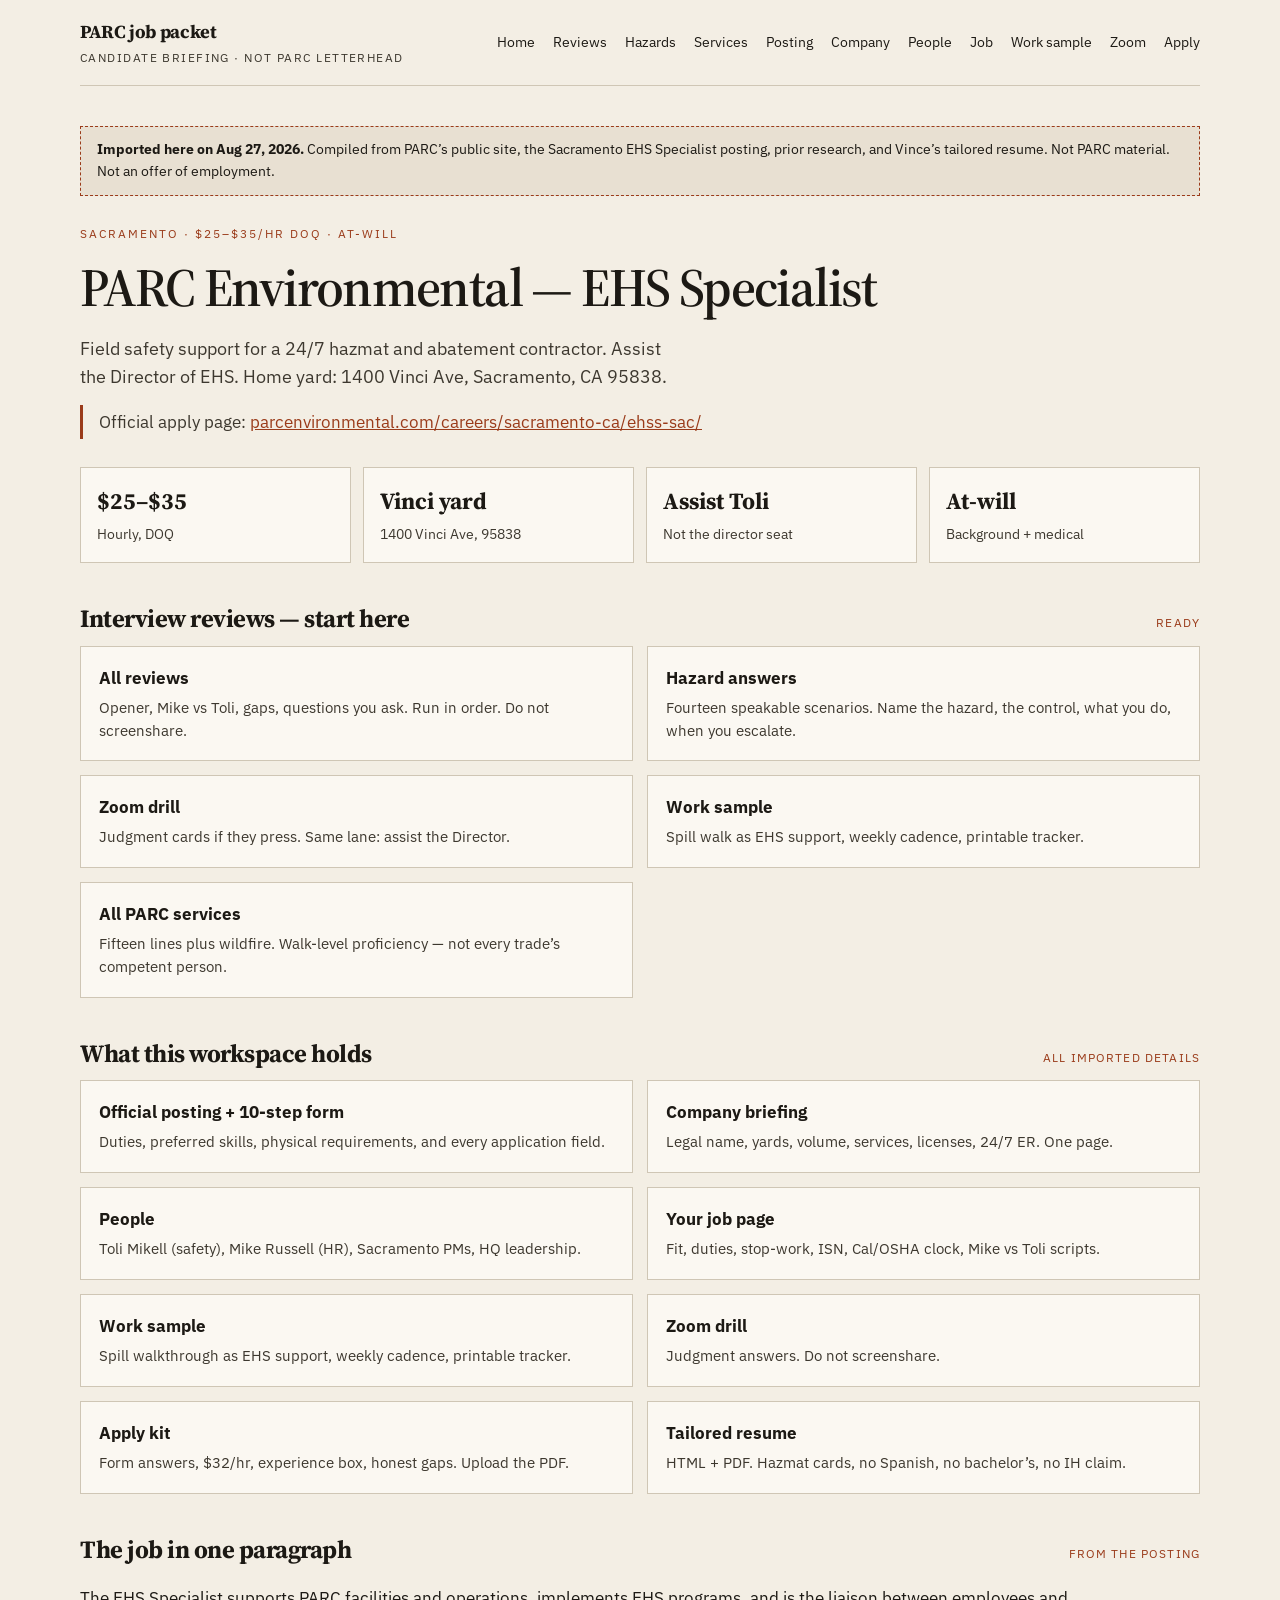
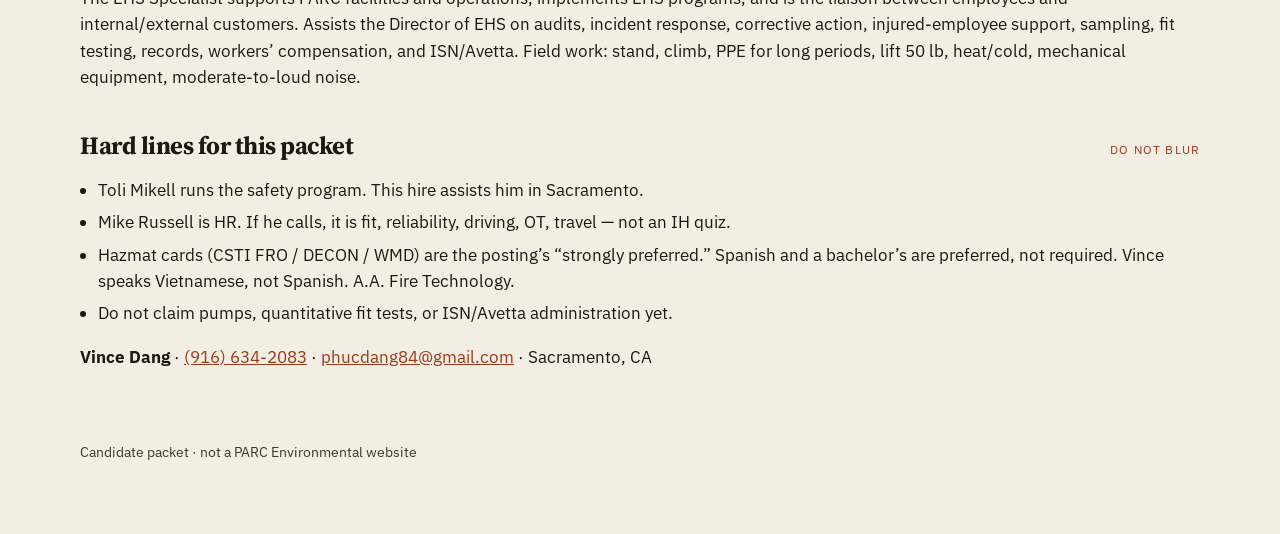
<file: index.html>
<!DOCTYPE html>
<html lang="en">
<head>
  <meta charset="UTF-8" />
  <meta name="viewport" content="width=device-width, initial-scale=1" />
  <meta name="robots" content="noindex, nofollow" />
  <title>PARC job packet · Vince Dang</title>
  <meta name="description" content="Imported PARC Environmental Sacramento EHS Specialist packet: job, company, people, apply kit, work sample. Not a PARC publication." />
  <link rel="preconnect" href="https://fonts.googleapis.com" />
  <link rel="preconnect" href="https://fonts.gstatic.com" crossorigin />
  <link href="https://fonts.googleapis.com/css2?family=IBM+Plex+Sans:wght@400;600&family=Source+Serif+4:opsz,wght@8..60,600&display=swap" rel="stylesheet" />
  <link rel="stylesheet" href="styles.css" />
</head>
<body>
  <header class="wrap topbar">
    <a class="brand" href="index.html">
      <strong>PARC job packet</strong>
      <span>Candidate briefing · not PARC letterhead</span>
    </a>
    <nav>
      <a href="index.html">Home</a>
      <a href="parc-reviews.html">Reviews</a>
      <a href="parc-hazards.html">Hazards</a>
      <a href="parc-services.html">Services</a>
      <a href="parc-job-posting.html">Posting</a>
      <a href="parc-company.html">Company</a>
      <a href="parc-people.html">People</a>
      <a href="parc-ehs-specialist.html">Job</a>
      <a href="parc-ehs-work-sample.html">Work sample</a>
      <a href="parc-zoom-prep.html">Zoom</a>
      <a href="parc-apply.html">Apply</a>
    </nav>
  </header>

  <main class="wrap" style="padding-top: 40px;">
    <p class="preview-banner">
      <strong>Imported here on Aug 27, 2026.</strong> Compiled from PARC’s public site, the Sacramento EHS Specialist posting, prior research, and Vince’s tailored resume. Not PARC material. Not an offer of employment.
    </p>

    <p class="kicker">Sacramento · $25–$35/hr DOQ · at-will</p>
    <h1>PARC Environmental — EHS Specialist</h1>
    <p class="lede">
      Field safety support for a 24/7 hazmat and abatement contractor. Assist the Director of EHS. Home yard: 1400 Vinci Ave, Sacramento, CA 95838.
    </p>
    <p class="experience">
      Official apply page:
      <a href="https://www.parcenvironmental.com/careers/sacramento-ca/ehss-sac/">parcenvironmental.com/careers/sacramento-ca/ehss-sac/</a>
    </p>

    <div class="stats-row">
      <div class="stat"><b>$25–$35</b><span>Hourly, DOQ</span></div>
      <div class="stat"><b>Vinci yard</b><span>1400 Vinci Ave, 95838</span></div>
      <div class="stat"><b>Assist Toli</b><span>Not the director seat</span></div>
      <div class="stat"><b>At-will</b><span>Background + medical</span></div>
    </div>

    <div class="req-head"><h2>Interview reviews — start here</h2><span class="tag">Ready</span></div>
    <div class="industry-index">
      <a href="parc-reviews.html">
        <h3>All reviews</h3>
        <p>Opener, Mike vs Toli, gaps, questions you ask. Run in order. Do not screenshare.</p>
      </a>
      <a href="parc-hazards.html">
        <h3>Hazard answers</h3>
        <p>Fourteen speakable scenarios. Name the hazard, the control, what you do, when you escalate.</p>
      </a>
      <a href="parc-zoom-prep.html">
        <h3>Zoom drill</h3>
        <p>Judgment cards if they press. Same lane: assist the Director.</p>
      </a>
      <a href="parc-ehs-work-sample.html">
        <h3>Work sample</h3>
        <p>Spill walk as EHS support, weekly cadence, printable tracker.</p>
      </a>
      <a href="parc-services.html">
        <h3>All PARC services</h3>
        <p>Fifteen lines plus wildfire. Walk-level proficiency — not every trade’s competent person.</p>
      </a>
    </div>

    <div class="req-head"><h2>What this workspace holds</h2><span class="tag">All imported details</span></div>
    <div class="industry-index">
      <a href="parc-job-posting.html">
        <h3>Official posting + 10-step form</h3>
        <p>Duties, preferred skills, physical requirements, and every application field.</p>
      </a>
      <a href="parc-company.html">
        <h3>Company briefing</h3>
        <p>Legal name, yards, volume, services, licenses, 24/7 ER. One page.</p>
      </a>
      <a href="parc-people.html">
        <h3>People</h3>
        <p>Toli Mikell (safety), Mike Russell (HR), Sacramento PMs, HQ leadership.</p>
      </a>
      <a href="parc-ehs-specialist.html">
        <h3>Your job page</h3>
        <p>Fit, duties, stop-work, ISN, Cal/OSHA clock, Mike vs Toli scripts.</p>
      </a>
      <a href="parc-ehs-work-sample.html">
        <h3>Work sample</h3>
        <p>Spill walkthrough as EHS support, weekly cadence, printable tracker.</p>
      </a>
      <a href="parc-zoom-prep.html">
        <h3>Zoom drill</h3>
        <p>Judgment answers. Do not screenshare.</p>
      </a>
      <a href="parc-apply.html">
        <h3>Apply kit</h3>
        <p>Form answers, $32/hr, experience box, honest gaps. Upload the PDF.</p>
      </a>
      <a href="Vince_Dang_PARC_EHS_Specialist.html">
        <h3>Tailored resume</h3>
        <p>HTML + PDF. Hazmat cards, no Spanish, no bachelor’s, no IH claim.</p>
      </a>
    </div>

    <div class="req-head"><h2>The job in one paragraph</h2><span class="tag">From the posting</span></div>
    <p>
      The EHS Specialist supports PARC facilities and operations, implements EHS programs, and is the liaison between employees and internal/external customers. Assists the Director of EHS on audits, incident response, corrective action, injured-employee support, sampling, fit testing, records, workers’ compensation, and ISN/Avetta. Field work: stand, climb, PPE for long periods, lift 50 lb, heat/cold, mechanical equipment, moderate-to-loud noise.
    </p>

    <div class="req-head"><h2>Hard lines for this packet</h2><span class="tag">Do not blur</span></div>
    <ul class="list">
      <li>Toli Mikell runs the safety program. This hire assists him in Sacramento.</li>
      <li>Mike Russell is HR. If he calls, it is fit, reliability, driving, OT, travel — not an IH quiz.</li>
      <li>Hazmat cards (CSTI FRO / DECON / WMD) are the posting’s “strongly preferred.” Spanish and a bachelor’s are preferred, not required. Vince speaks Vietnamese, not Spanish. A.A. Fire Technology.</li>
      <li>Do not claim pumps, quantitative fit tests, or ISN/Avetta administration yet.</li>
    </ul>

    <p>
      <strong>Vince Dang</strong> · <a href="tel:9166342083">(916) 634-2083</a> · <a href="mailto:phucdang84@gmail.com">phucdang84@gmail.com</a> · Sacramento, CA
    </p>
  </main>

  <footer class="wrap">
    <p>Candidate packet · not a PARC Environmental website</p>
  </footer>
</body>
</html>
</file>
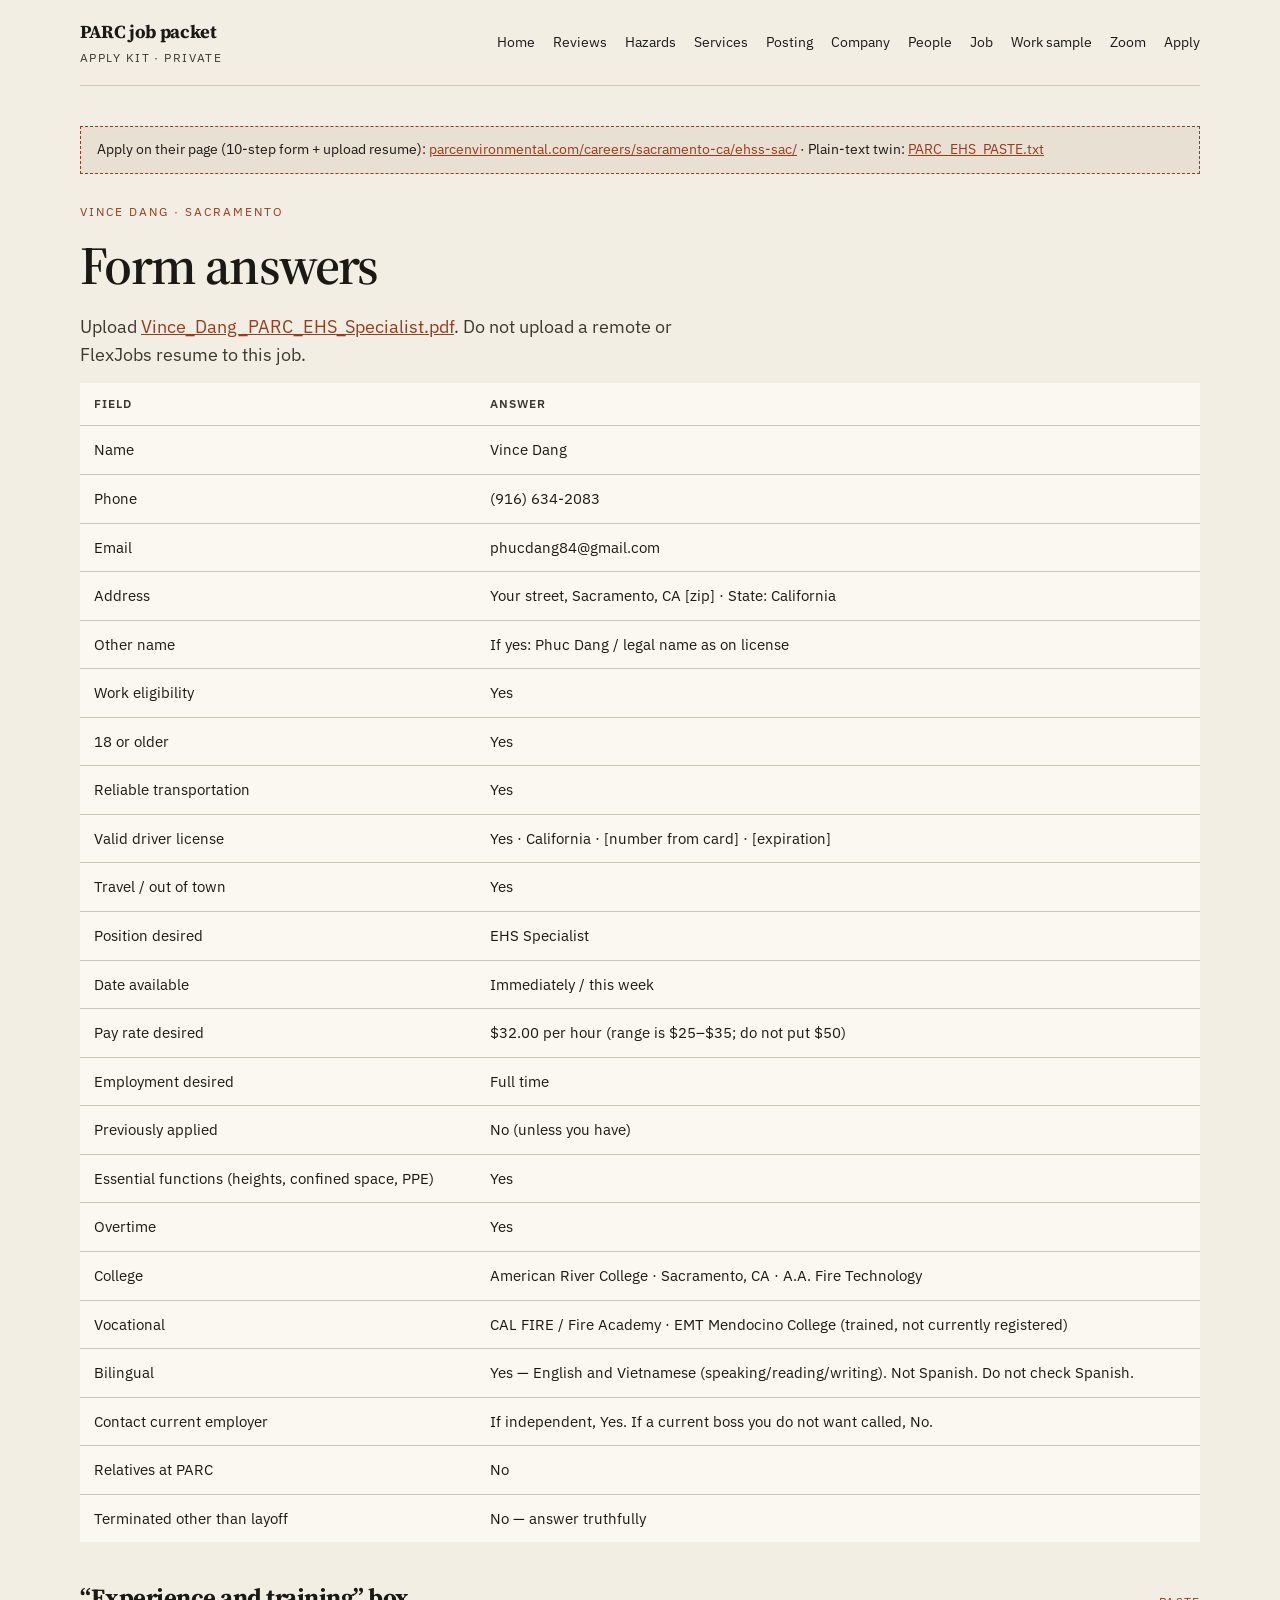
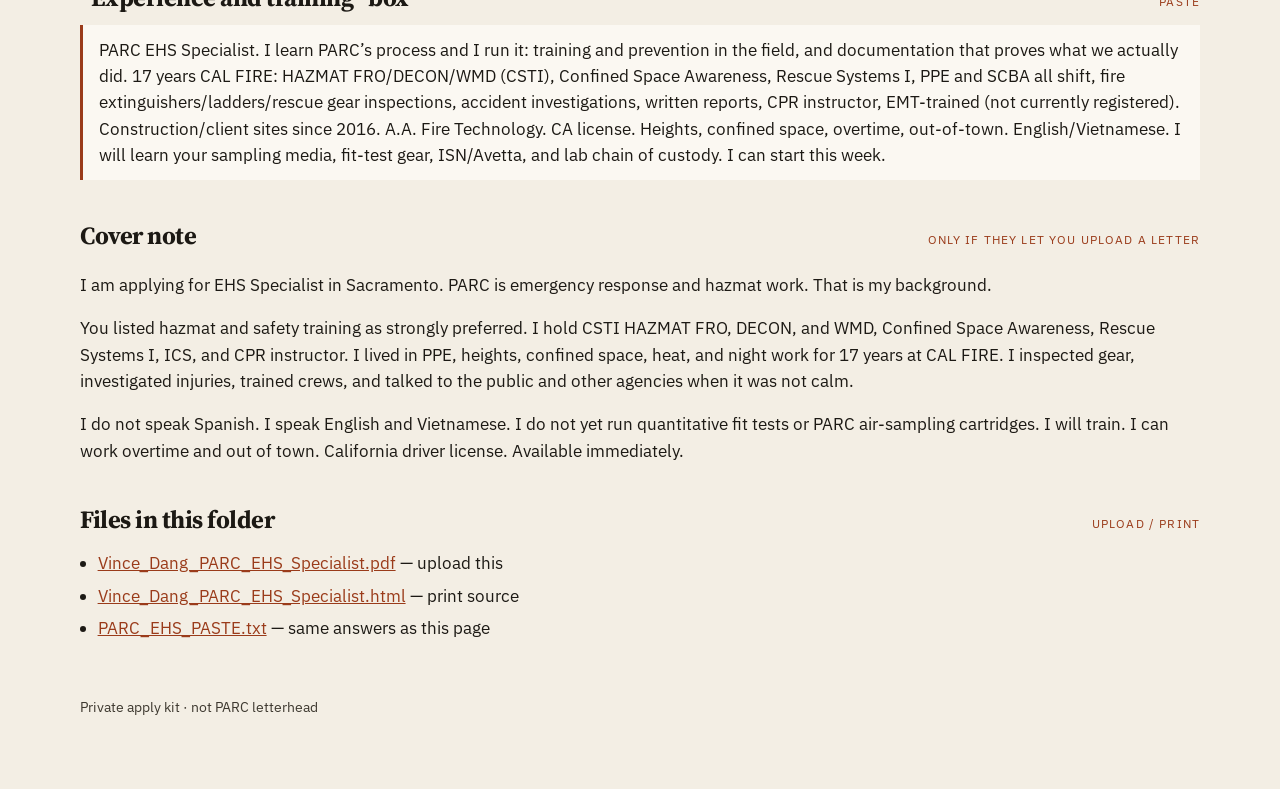
<file: parc-apply.html>
<!DOCTYPE html>
<html lang="en">
<head>
  <meta charset="UTF-8" />
  <meta name="viewport" content="width=device-width, initial-scale=1" />
  <meta name="robots" content="noindex, nofollow" />
  <title>Apply kit · PARC EHS Specialist</title>
  <meta name="description" content="Form answers, paste text, pay, gaps, and resume files for PARC Sacramento EHS Specialist." />
  <link rel="preconnect" href="https://fonts.googleapis.com" />
  <link rel="preconnect" href="https://fonts.gstatic.com" crossorigin />
  <link href="https://fonts.googleapis.com/css2?family=IBM+Plex+Sans:wght@400;600&family=Source+Serif+4:opsz,wght@8..60,600&display=swap" rel="stylesheet" />
  <link rel="stylesheet" href="styles.css" />
</head>
<body>
  <header class="wrap topbar">
    <a class="brand" href="index.html">
      <strong>PARC job packet</strong>
      <span>Apply kit · private</span>
    </a>
    <nav>
      <a href="index.html">Home</a>
      <a href="parc-reviews.html">Reviews</a>
      <a href="parc-hazards.html">Hazards</a>
      <a href="parc-services.html">Services</a>
      <a href="parc-job-posting.html">Posting</a>
      <a href="parc-company.html">Company</a>
      <a href="parc-people.html">People</a>
      <a href="parc-ehs-specialist.html">Job</a>
      <a href="parc-ehs-work-sample.html">Work sample</a>
      <a href="parc-zoom-prep.html">Zoom</a>
      <a href="parc-apply.html">Apply</a>
    </nav>
  </header>

  <main class="wrap" style="padding-top: 40px;">
    <p class="preview-banner">
      Apply on their page (10-step form + upload resume):
      <a href="https://www.parcenvironmental.com/careers/sacramento-ca/ehss-sac/">parcenvironmental.com/careers/sacramento-ca/ehss-sac/</a>
      · Plain-text twin: <a href="PARC_EHS_PASTE.txt">PARC_EHS_PASTE.txt</a>
    </p>

    <p class="kicker">Vince Dang · Sacramento</p>
    <h1>Form answers</h1>
    <p class="lede">Upload <a href="Vince_Dang_PARC_EHS_Specialist.pdf">Vince_Dang_PARC_EHS_Specialist.pdf</a>. Do not upload a remote or FlexJobs resume to this job.</p>

    <table>
      <thead><tr><th>Field</th><th>Answer</th></tr></thead>
      <tbody>
        <tr><td>Name</td><td>Vince Dang</td></tr>
        <tr><td>Phone</td><td>(916) 634-2083</td></tr>
        <tr><td>Email</td><td>phucdang84@gmail.com</td></tr>
        <tr><td>Address</td><td>Your street, Sacramento, CA [zip] · State: California</td></tr>
        <tr><td>Other name</td><td>If yes: Phuc Dang / legal name as on license</td></tr>
        <tr><td>Work eligibility</td><td>Yes</td></tr>
        <tr><td>18 or older</td><td>Yes</td></tr>
        <tr><td>Reliable transportation</td><td>Yes</td></tr>
        <tr><td>Valid driver license</td><td>Yes · California · [number from card] · [expiration]</td></tr>
        <tr><td>Travel / out of town</td><td>Yes</td></tr>
        <tr><td>Position desired</td><td>EHS Specialist</td></tr>
        <tr><td>Date available</td><td>Immediately / this week</td></tr>
        <tr><td>Pay rate desired</td><td>$32.00 per hour (range is $25–$35; do not put $50)</td></tr>
        <tr><td>Employment desired</td><td>Full time</td></tr>
        <tr><td>Previously applied</td><td>No (unless you have)</td></tr>
        <tr><td>Essential functions (heights, confined space, PPE)</td><td>Yes</td></tr>
        <tr><td>Overtime</td><td>Yes</td></tr>
        <tr><td>College</td><td>American River College · Sacramento, CA · A.A. Fire Technology</td></tr>
        <tr><td>Vocational</td><td>CAL FIRE / Fire Academy · EMT Mendocino College (trained, not currently registered)</td></tr>
        <tr><td>Bilingual</td><td>Yes — English and Vietnamese (speaking/reading/writing). Not Spanish. Do not check Spanish.</td></tr>
        <tr><td>Contact current employer</td><td>If independent, Yes. If a current boss you do not want called, No.</td></tr>
        <tr><td>Relatives at PARC</td><td>No</td></tr>
        <tr><td>Terminated other than layoff</td><td>No — answer truthfully</td></tr>
      </tbody>
    </table>

    <div class="req-head"><h2>“Experience and training” box</h2><span class="tag">Paste</span></div>
    <p class="principle">
      PARC EHS Specialist. I learn PARC’s process and I run it: training and prevention in the field, and documentation that proves what we actually did. 17 years CAL FIRE: HAZMAT FRO/DECON/WMD (CSTI), Confined Space Awareness, Rescue Systems I, PPE and SCBA all shift, fire extinguishers/ladders/rescue gear inspections, accident investigations, written reports, CPR instructor, EMT-trained (not currently registered). Construction/client sites since 2016. A.A. Fire Technology. CA license. Heights, confined space, overtime, out-of-town. English/Vietnamese. I will learn your sampling media, fit-test gear, ISN/Avetta, and lab chain of custody. I can start this week.
    </p>

    <div class="req-head"><h2>Cover note</h2><span class="tag">Only if they let you upload a letter</span></div>
    <p>
      I am applying for EHS Specialist in Sacramento. PARC is emergency response and hazmat work. That is my background.
    </p>
    <p>
      You listed hazmat and safety training as strongly preferred. I hold CSTI HAZMAT FRO, DECON, and WMD, Confined Space Awareness, Rescue Systems I, ICS, and CPR instructor. I lived in PPE, heights, confined space, heat, and night work for 17 years at CAL FIRE. I inspected gear, investigated injuries, trained crews, and talked to the public and other agencies when it was not calm.
    </p>
    <p>
      I do not speak Spanish. I speak English and Vietnamese. I do not yet run quantitative fit tests or PARC air-sampling cartridges. I will train. I can work overtime and out of town. California driver license. Available immediately.
    </p>

    <div class="req-head"><h2>Files in this folder</h2><span class="tag">Upload / print</span></div>
    <ul class="list">
      <li><a href="Vince_Dang_PARC_EHS_Specialist.pdf">Vince_Dang_PARC_EHS_Specialist.pdf</a> — upload this</li>
      <li><a href="Vince_Dang_PARC_EHS_Specialist.html">Vince_Dang_PARC_EHS_Specialist.html</a> — print source</li>
      <li><a href="PARC_EHS_PASTE.txt">PARC_EHS_PASTE.txt</a> — same answers as this page</li>
    </ul>
  </main>
  <footer class="wrap">
    <p>Private apply kit · not PARC letterhead</p>
  </footer>
</body>
</html>
</file>
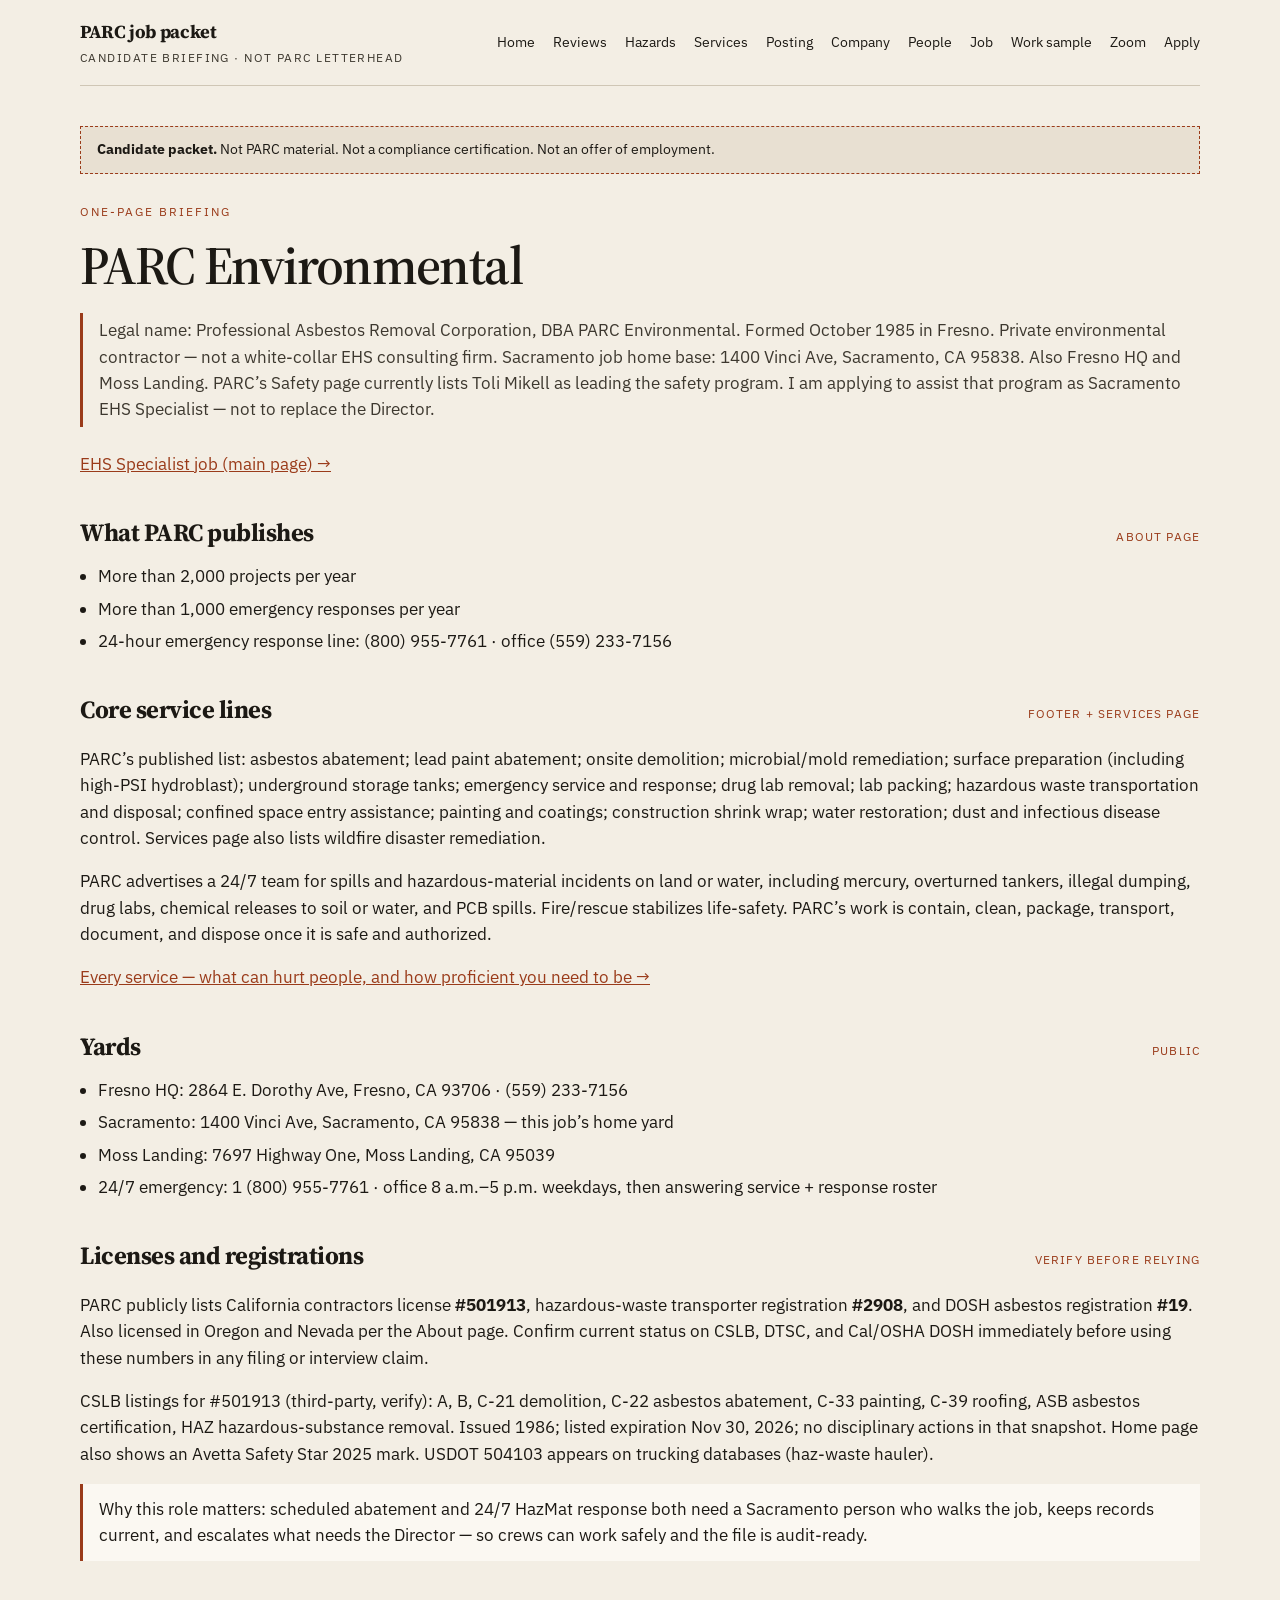
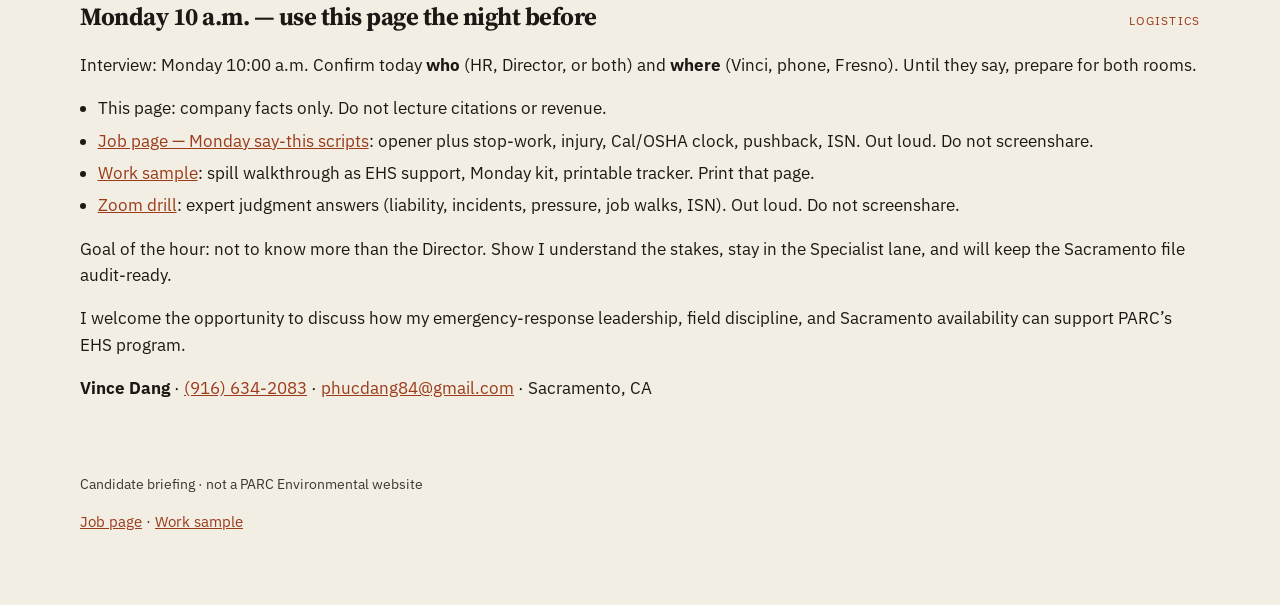
<file: parc-company.html>
<!DOCTYPE html>
<html lang="en">
<head>
  <meta charset="UTF-8" />
  <meta name="viewport" content="width=device-width, initial-scale=1" />
  <meta name="robots" content="noindex, nofollow" />
  <title>PARC Environmental · company briefing</title>
  <meta name="description" content="One-page candidate briefing on PARC Environmental. Not a PARC publication." />
  <link rel="preconnect" href="https://fonts.googleapis.com" />
  <link rel="preconnect" href="https://fonts.gstatic.com" crossorigin />
  <link href="https://fonts.googleapis.com/css2?family=IBM+Plex+Sans:wght@400;600&family=Source+Serif+4:opsz,wght@8..60,600&display=swap" rel="stylesheet" />
  <link rel="stylesheet" href="styles.css" />
</head>
<body>
  <header class="wrap topbar">
    <a class="brand" href="index.html">
      <strong>PARC job packet</strong>
      <span>Candidate briefing · not PARC letterhead</span>
    </a>
    <nav>
      <a href="index.html">Home</a>
      <a href="parc-reviews.html">Reviews</a>
      <a href="parc-hazards.html">Hazards</a>
      <a href="parc-services.html">Services</a>
      <a href="parc-job-posting.html">Posting</a>
      <a href="parc-company.html">Company</a>
      <a href="parc-people.html">People</a>
      <a href="parc-ehs-specialist.html">Job</a>
      <a href="parc-ehs-work-sample.html">Work sample</a>
      <a href="parc-zoom-prep.html">Zoom</a>
      <a href="parc-apply.html">Apply</a>
    </nav>
  </header>

  <main class="wrap" style="padding-top: 40px;">
    <p class="preview-banner">
      <strong>Candidate packet.</strong> Not PARC material. Not a compliance certification. Not an offer of employment.
    </p>

    <p class="kicker">One-page briefing</p>
    <h1>PARC Environmental</h1>
    <p class="experience">
      Legal name: Professional Asbestos Removal Corporation, DBA PARC Environmental.
      Formed October 1985 in Fresno. Private environmental contractor — not a white-collar EHS consulting firm.
      Sacramento job home base: 1400 Vinci Ave, Sacramento, CA 95838. Also Fresno HQ and Moss Landing.
      PARC’s Safety page currently lists Toli Mikell as leading the safety program. I am applying to assist that program as Sacramento EHS Specialist — not to replace the Director.
    </p>
    <p><a href="parc-ehs-specialist.html">EHS Specialist job (main page) →</a></p>

    <div class="req-head"><h2>What PARC publishes</h2><span class="tag">About page</span></div>
    <ul class="list">
      <li>More than 2,000 projects per year</li>
      <li>More than 1,000 emergency responses per year</li>
      <li>24-hour emergency response line: (800) 955-7761 · office (559) 233-7156</li>
    </ul>

    <div class="req-head"><h2>Core service lines</h2><span class="tag">Footer + Services page</span></div>
    <p>PARC’s published list: asbestos abatement; lead paint abatement; onsite demolition; microbial/mold remediation; surface preparation (including high-PSI hydroblast); underground storage tanks; emergency service and response; drug lab removal; lab packing; hazardous waste transportation and disposal; confined space entry assistance; painting and coatings; construction shrink wrap; water restoration; dust and infectious disease control. Services page also lists wildfire disaster remediation.</p>
    <p>PARC advertises a 24/7 team for spills and hazardous-material incidents on land or water, including mercury, overturned tankers, illegal dumping, drug labs, chemical releases to soil or water, and PCB spills. Fire/rescue stabilizes life-safety. PARC’s work is contain, clean, package, transport, document, and dispose once it is safe and authorized.</p>
    <p><a href="parc-services.html">Every service — what can hurt people, and how proficient you need to be →</a></p>

    <div class="req-head"><h2>Yards</h2><span class="tag">Public</span></div>
    <ul class="list">
      <li>Fresno HQ: 2864 E. Dorothy Ave, Fresno, CA 93706 · (559) 233-7156</li>
      <li>Sacramento: 1400 Vinci Ave, Sacramento, CA 95838 — this job’s home yard</li>
      <li>Moss Landing: 7697 Highway One, Moss Landing, CA 95039</li>
      <li>24/7 emergency: 1 (800) 955-7761 · office 8 a.m.–5 p.m. weekdays, then answering service + response roster</li>
    </ul>

    <div class="req-head"><h2>Licenses and registrations</h2><span class="tag">Verify before relying</span></div>
    <p>PARC publicly lists California contractors license <strong>#501913</strong>, hazardous-waste transporter registration <strong>#2908</strong>, and DOSH asbestos registration <strong>#19</strong>. Also licensed in Oregon and Nevada per the About page. Confirm current status on CSLB, DTSC, and Cal/OSHA DOSH immediately before using these numbers in any filing or interview claim.</p>
    <p>CSLB listings for #501913 (third-party, verify): A, B, C-21 demolition, C-22 asbestos abatement, C-33 painting, C-39 roofing, ASB asbestos certification, HAZ hazardous-substance removal. Issued 1986; listed expiration Nov 30, 2026; no disciplinary actions in that snapshot. Home page also shows an Avetta Safety Star 2025 mark. USDOT 504103 appears on trucking databases (haz-waste hauler).</p>

    <p class="principle">
      Why this role matters: scheduled abatement and 24/7 HazMat response both need a Sacramento person who walks the job, keeps records current, and escalates what needs the Director — so crews can work safely and the file is audit-ready.
    </p>

    <div class="req-head"><h2>Monday 10 a.m. — use this page the night before</h2><span class="tag">Logistics</span></div>
    <p>Interview: Monday 10:00 a.m. Confirm today <strong>who</strong> (HR, Director, or both) and <strong>where</strong> (Vinci, phone, Fresno). Until they say, prepare for both rooms.</p>
    <ul class="list">
      <li>This page: company facts only. Do not lecture citations or revenue.</li>
      <li><a href="parc-ehs-specialist.html#say-this">Job page — Monday say-this scripts</a>: opener plus stop-work, injury, Cal/OSHA clock, pushback, ISN. Out loud. Do not screenshare.</li>
      <li><a href="parc-ehs-work-sample.html">Work sample</a>: spill walkthrough as EHS support, Monday kit, printable tracker. Print that page.</li>
      <li><a href="parc-zoom-prep.html">Zoom drill</a>: expert judgment answers (liability, incidents, pressure, job walks, ISN). Out loud. Do not screenshare.</li>
    </ul>
    <p>Goal of the hour: not to know more than the Director. Show I understand the stakes, stay in the Specialist lane, and will keep the Sacramento file audit-ready.</p>

    <p>
      I welcome the opportunity to discuss how my emergency-response leadership, field discipline, and Sacramento availability can support PARC’s EHS program.
    </p>
    <p><strong>Vince Dang</strong> · <a href="tel:9166342083">(916) 634-2083</a> · <a href="mailto:phucdang84@gmail.com">phucdang84@gmail.com</a> · Sacramento, CA</p>
  </main>

  <footer class="wrap">
    <p>Candidate briefing · not a PARC Environmental website</p>
    <p class="muted"><a href="parc-ehs-specialist.html">Job page</a> · <a href="parc-ehs-work-sample.html">Work sample</a></p>
  </footer>
</body>
</html>
</file>
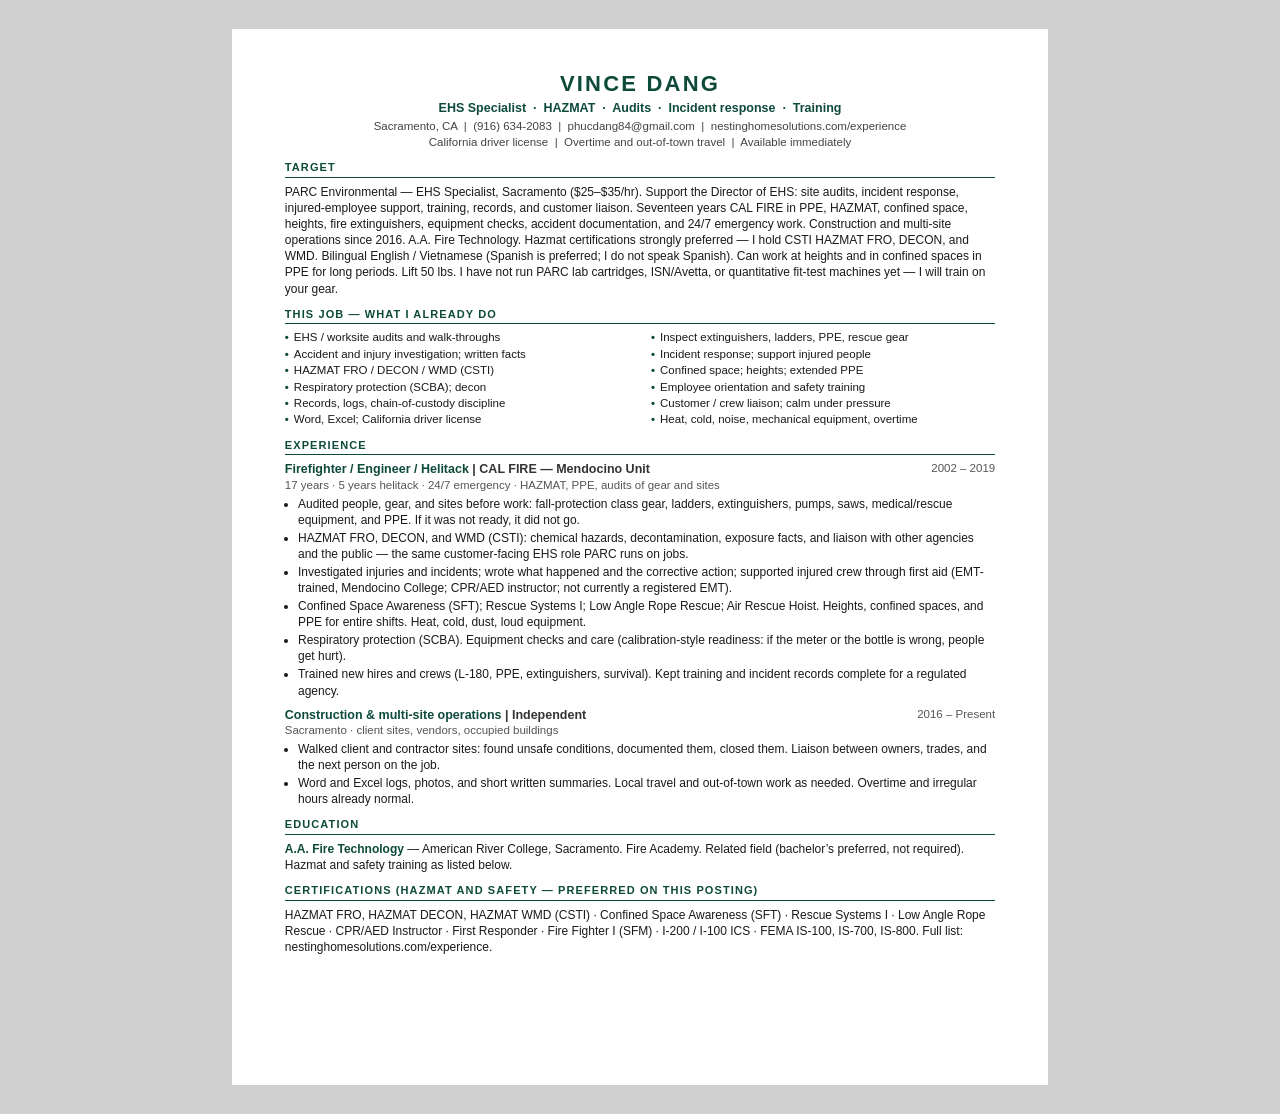
<file: parc-ehs-specialist-resume.html>
<!DOCTYPE html>
<html lang="en">
<head>
  <meta charset="UTF-8">
  <title>Vince Dang — EHS Specialist — PARC Environmental</title>
  <style>
    * { box-sizing: border-box; margin: 0; padding: 0; }
    body { font-family: Calibri, "Segoe UI", Arial, sans-serif; color: #1a1a1a; background: #d0d0d0; line-height: 1.34; }
    .page { width: 8.5in; min-height: 11in; margin: 0.3in auto; background: #fff; padding: 0.45in 0.55in 0.4in; }
    @media print { body { background: #fff; } .page { margin: 0; padding: 0.42in 0.5in; min-height: auto; } }
    header { text-align: center; }
    h1 { font-size: 22px; letter-spacing: 0.1em; text-transform: uppercase; color: #0d4a3a; line-height: 1.08; }
    .headline { font-size: 12.5px; font-weight: 700; color: #0d4a3a; margin: 4px 0 3px; }
    .contact { font-size: 11.5px; color: #444; }
    .contact a { color: #444; text-decoration: none; }
    h2 { font-size: 11px; font-weight: 700; letter-spacing: 0.1em; text-transform: uppercase; color: #0d4a3a; border-bottom: 1.5px solid #0d4a3a; padding-bottom: 2px; margin: 10px 0 6px; }
    .summary { font-size: 12px; }
    .skills { display: grid; grid-template-columns: 1fr 1fr; gap: 1px 22px; list-style: none; font-size: 11.5px; }
    .skills li::before { content: "•"; color: #0d4a3a; font-weight: 700; margin-right: 5px; }
    .job { margin-bottom: 8px; }
    .job-h { display: flex; justify-content: space-between; font-size: 12.5px; font-weight: 700; color: #0d4a3a; gap: 10px; }
    .co { font-weight: 600; color: #333; }
    .when { font-weight: 400; color: #555; font-size: 11.5px; white-space: nowrap; }
    .where { font-size: 11.5px; color: #555; margin-bottom: 2px; }
    .job ul { margin-left: 1.1em; font-size: 12px; }
    .job ul li { margin-bottom: 2px; }
    .edu, .certs { font-size: 12px; }
    .edu strong { color: #0d4a3a; }
  </style>
</head>
<body>
<div class="page">
  <header>
    <h1>Vince Dang</h1>
    <p class="headline">EHS Specialist &nbsp;·&nbsp; HAZMAT &nbsp;·&nbsp; Audits &nbsp;·&nbsp; Incident response &nbsp;·&nbsp; Training</p>
    <p class="contact">
      Sacramento, CA &nbsp;|&nbsp; (916) 634-2083 &nbsp;|&nbsp;
      <a href="mailto:phucdang84@gmail.com">phucdang84@gmail.com</a>
      &nbsp;|&nbsp; <a href="https://www.nestinghomesolutions.com/experience">nestinghomesolutions.com/experience</a><br>
      California driver license &nbsp;|&nbsp; Overtime and out-of-town travel &nbsp;|&nbsp; Available immediately
    </p>
  </header>

  <h2>Target</h2>
  <p class="summary">
    PARC Environmental — EHS Specialist, Sacramento ($25–$35/hr). Support the Director of EHS: site audits, incident response, injured-employee support, training, records, and customer liaison. Seventeen years CAL FIRE in PPE, HAZMAT, confined space, heights, fire extinguishers, equipment checks, accident documentation, and 24/7 emergency work. Construction and multi-site operations since 2016. A.A. Fire Technology. Hazmat certifications strongly preferred — I hold CSTI HAZMAT FRO, DECON, and WMD. Bilingual English / Vietnamese (Spanish is preferred; I do not speak Spanish). Can work at heights and in confined spaces in PPE for long periods. Lift 50 lbs. I have not run PARC lab cartridges, ISN/Avetta, or quantitative fit-test machines yet — I will train on your gear.
  </p>

  <h2>This job — what I already do</h2>
  <ul class="skills">
    <li>EHS / worksite audits and walk-throughs</li>
    <li>Inspect extinguishers, ladders, PPE, rescue gear</li>
    <li>Accident and injury investigation; written facts</li>
    <li>Incident response; support injured people</li>
    <li>HAZMAT FRO / DECON / WMD (CSTI)</li>
    <li>Confined space; heights; extended PPE</li>
    <li>Respiratory protection (SCBA); decon</li>
    <li>Employee orientation and safety training</li>
    <li>Records, logs, chain-of-custody discipline</li>
    <li>Customer / crew liaison; calm under pressure</li>
    <li>Word, Excel; California driver license</li>
    <li>Heat, cold, noise, mechanical equipment, overtime</li>
  </ul>

  <h2>Experience</h2>
  <div class="job">
    <div class="job-h">
      <div>Firefighter / Engineer / Helitack <span class="co">| CAL FIRE — Mendocino Unit</span></div>
      <div class="when">2002 – 2019</div>
    </div>
    <p class="where">17 years · 5 years helitack · 24/7 emergency · HAZMAT, PPE, audits of gear and sites</p>
    <ul>
      <li>Audited people, gear, and sites before work: fall-protection class gear, ladders, extinguishers, pumps, saws, medical/rescue equipment, and PPE. If it was not ready, it did not go.</li>
      <li>HAZMAT FRO, DECON, and WMD (CSTI): chemical hazards, decontamination, exposure facts, and liaison with other agencies and the public — the same customer-facing EHS role PARC runs on jobs.</li>
      <li>Investigated injuries and incidents; wrote what happened and the corrective action; supported injured crew through first aid (EMT-trained, Mendocino College; CPR/AED instructor; not currently a registered EMT).</li>
      <li>Confined Space Awareness (SFT); Rescue Systems I; Low Angle Rope Rescue; Air Rescue Hoist. Heights, confined spaces, and PPE for entire shifts. Heat, cold, dust, loud equipment.</li>
      <li>Respiratory protection (SCBA). Equipment checks and care (calibration-style readiness: if the meter or the bottle is wrong, people get hurt).</li>
      <li>Trained new hires and crews (L-180, PPE, extinguishers, survival). Kept training and incident records complete for a regulated agency.</li>
    </ul>
  </div>
  <div class="job">
    <div class="job-h">
      <div>Construction &amp; multi-site operations <span class="co">| Independent</span></div>
      <div class="when">2016 – Present</div>
    </div>
    <p class="where">Sacramento · client sites, vendors, occupied buildings</p>
    <ul>
      <li>Walked client and contractor sites: found unsafe conditions, documented them, closed them. Liaison between owners, trades, and the next person on the job.</li>
      <li>Word and Excel logs, photos, and short written summaries. Local travel and out-of-town work as needed. Overtime and irregular hours already normal.</li>
    </ul>
  </div>

  <h2>Education</h2>
  <p class="edu"><strong>A.A. Fire Technology</strong> — American River College, Sacramento. Fire Academy. Related field (bachelor’s preferred, not required). Hazmat and safety training as listed below.</p>

  <h2>Certifications (hazmat and safety — preferred on this posting)</h2>
  <p class="certs">
    HAZMAT FRO, HAZMAT DECON, HAZMAT WMD (CSTI) · Confined Space Awareness (SFT) · Rescue Systems I · Low Angle Rope Rescue · CPR/AED Instructor · First Responder · Fire Fighter I (SFM) · I-200 / I-100 ICS · FEMA IS-100, IS-700, IS-800.
    Full list: nestinghomesolutions.com/experience.
  </p>
</div>
</body>
</html>
</file>
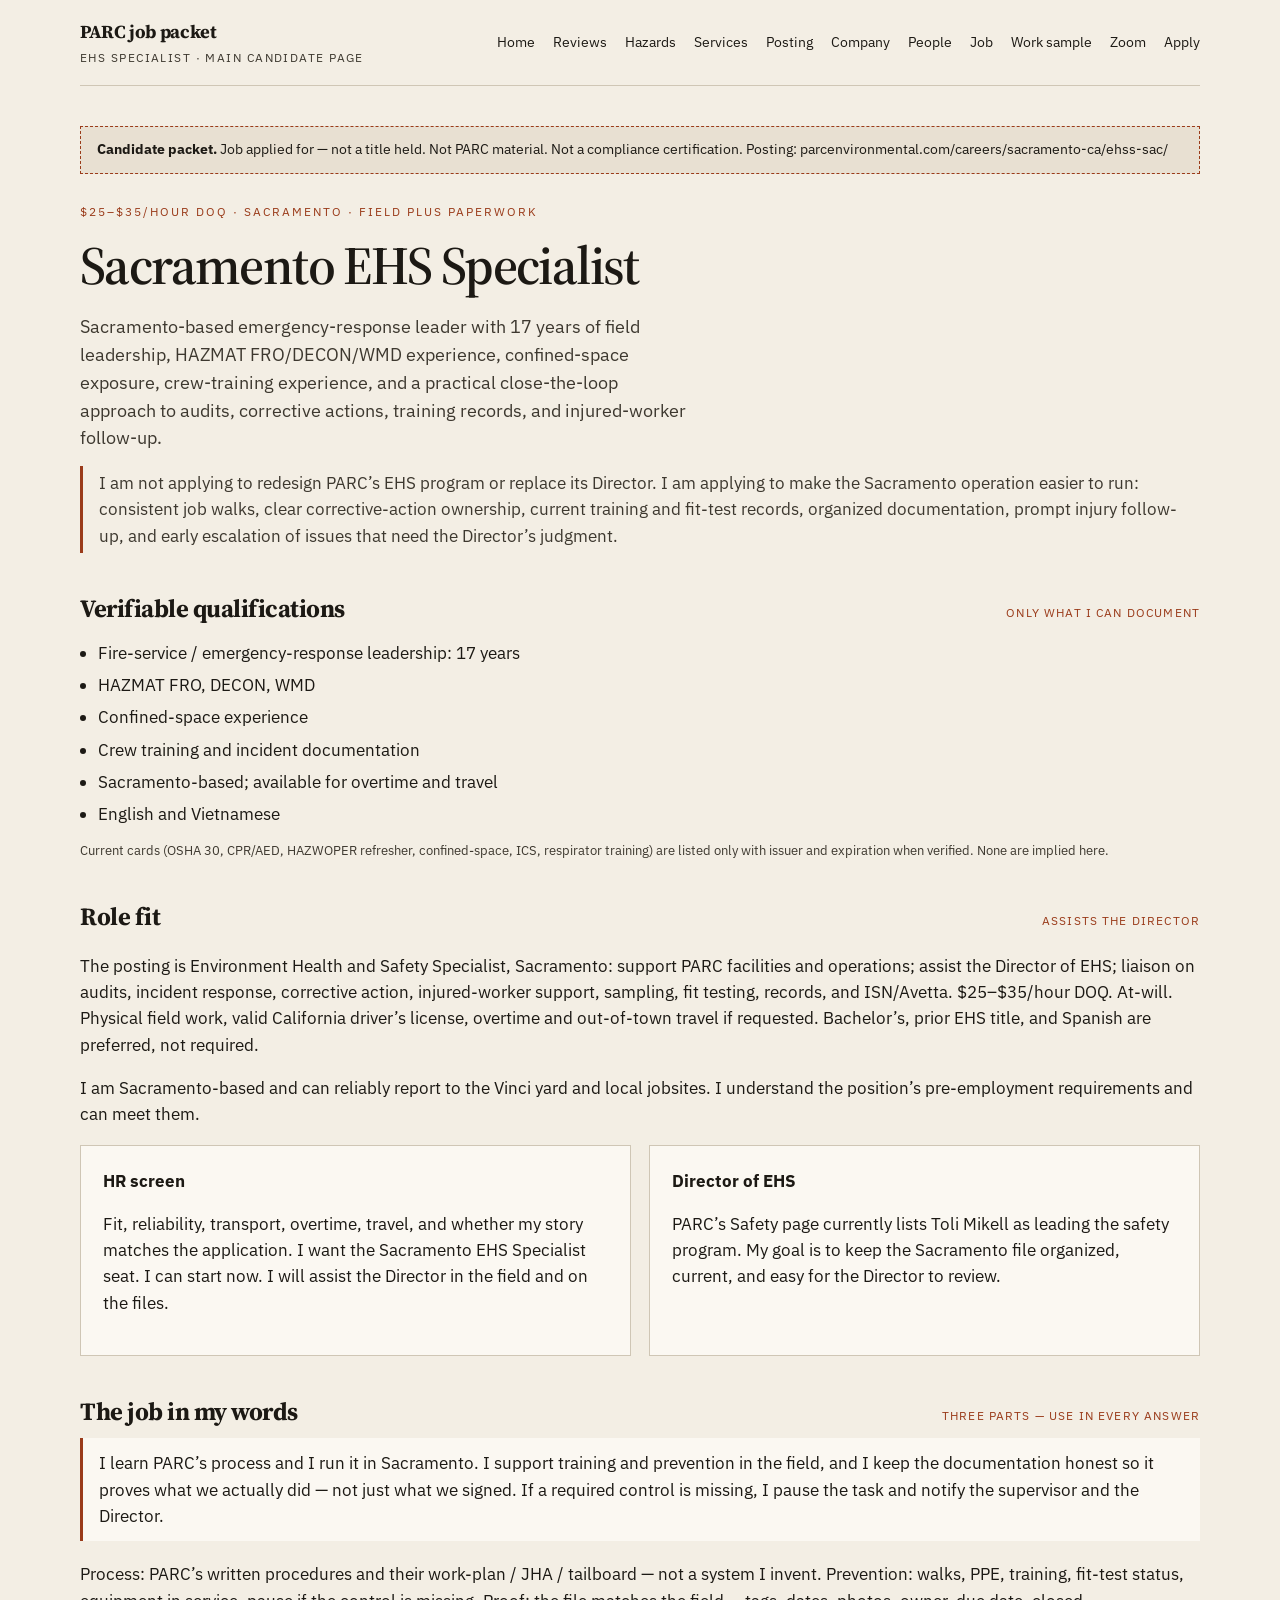
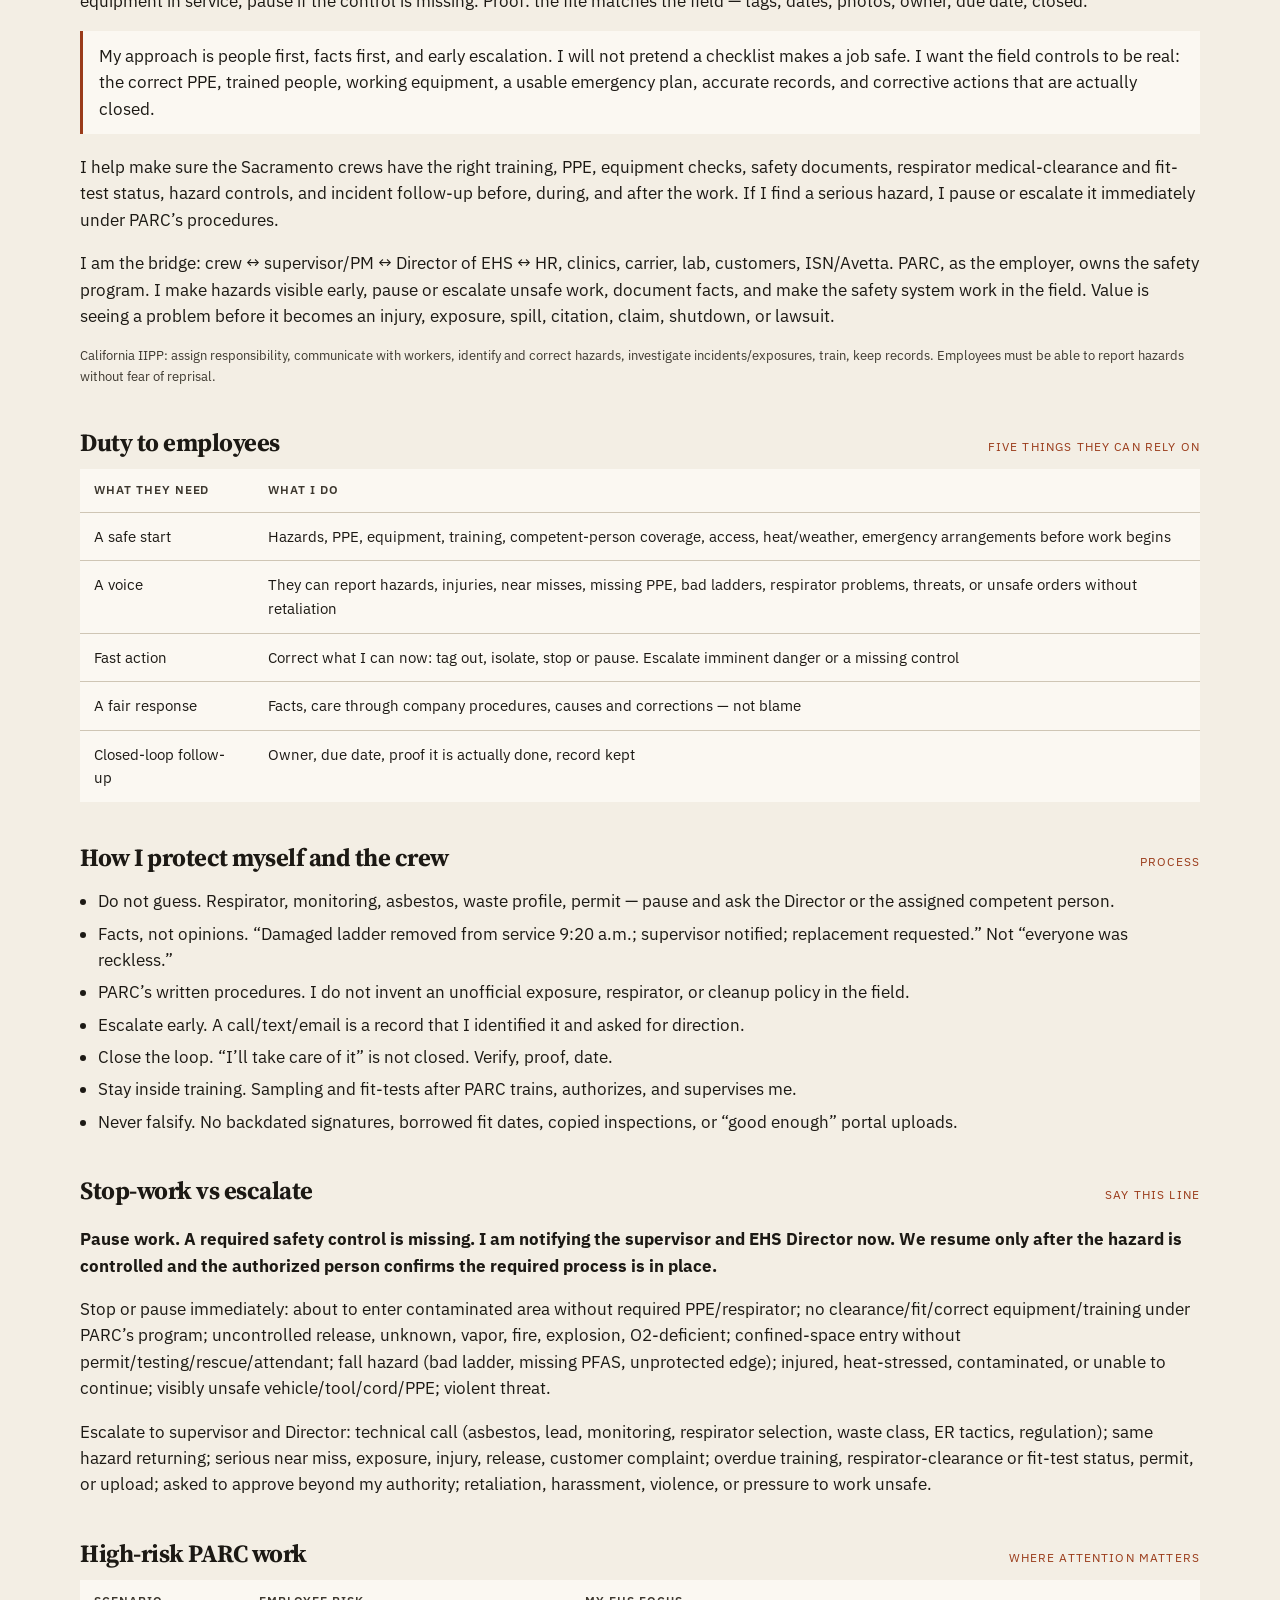
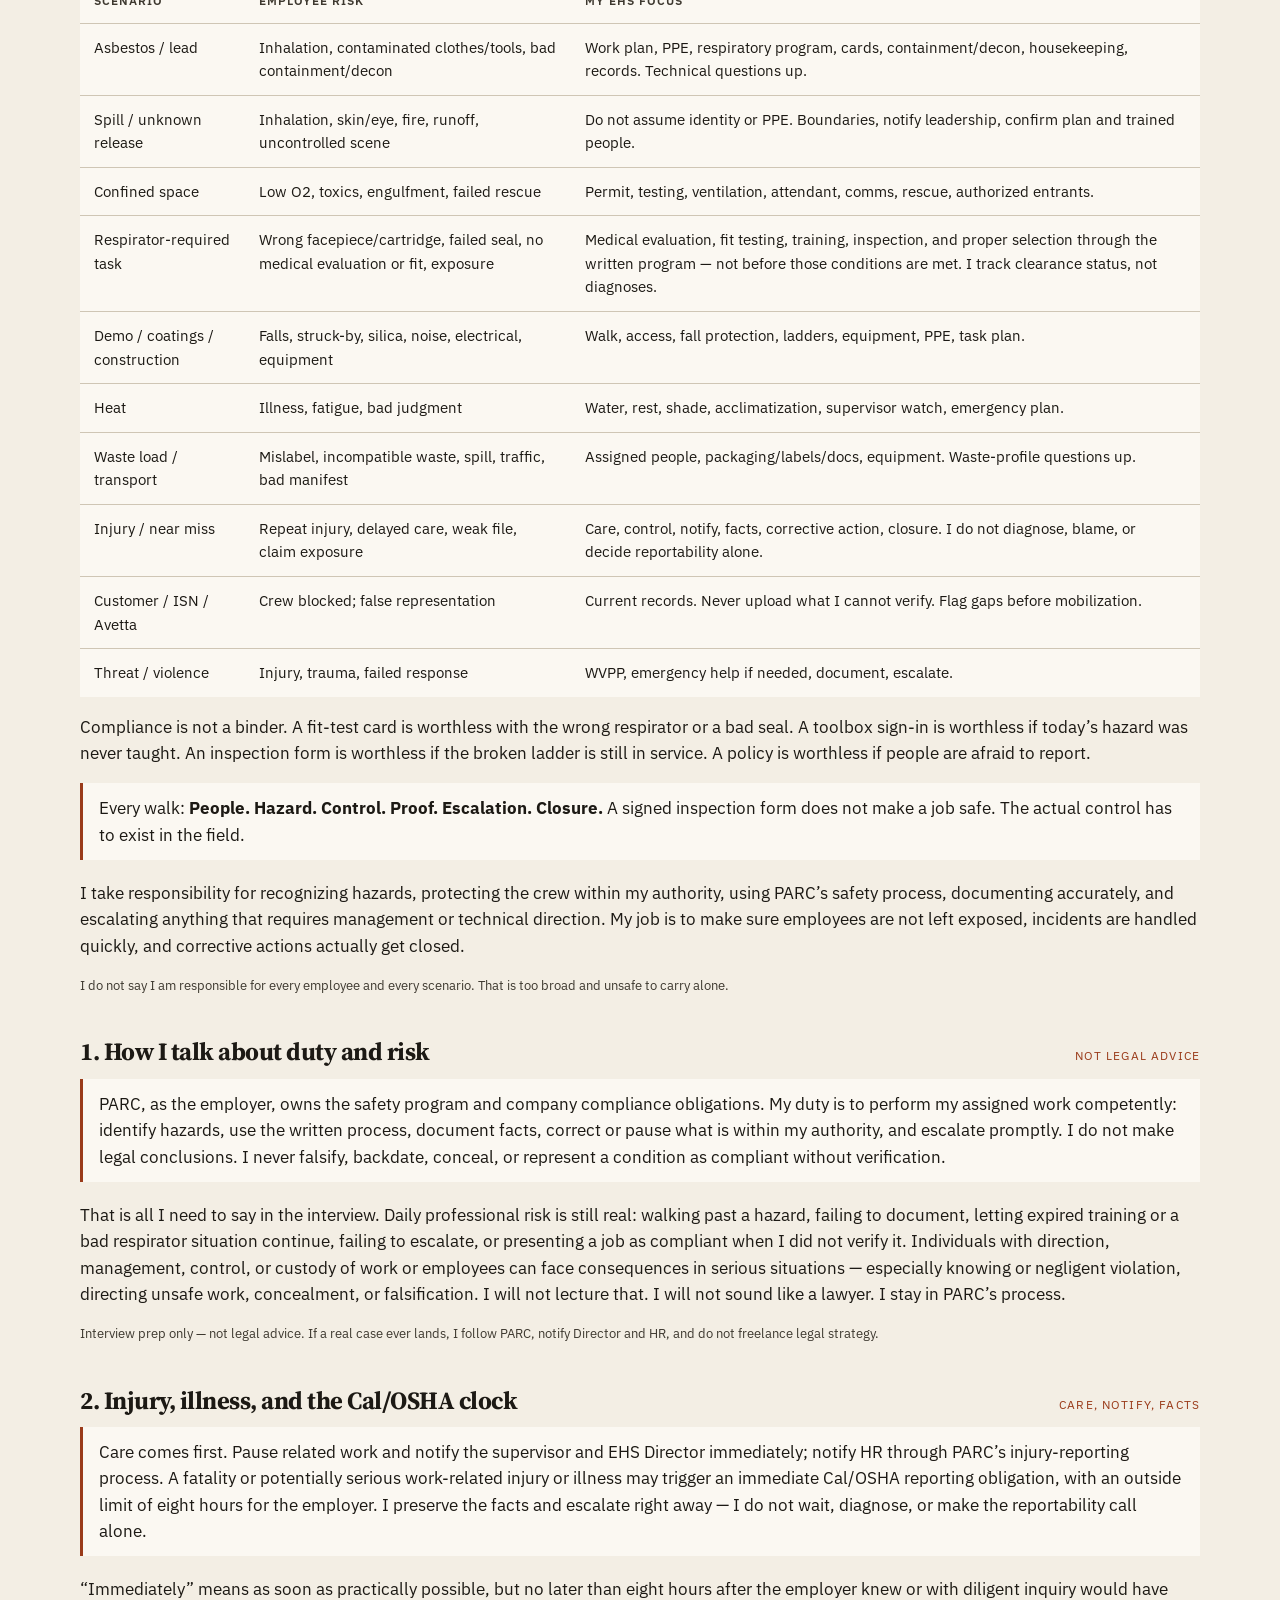
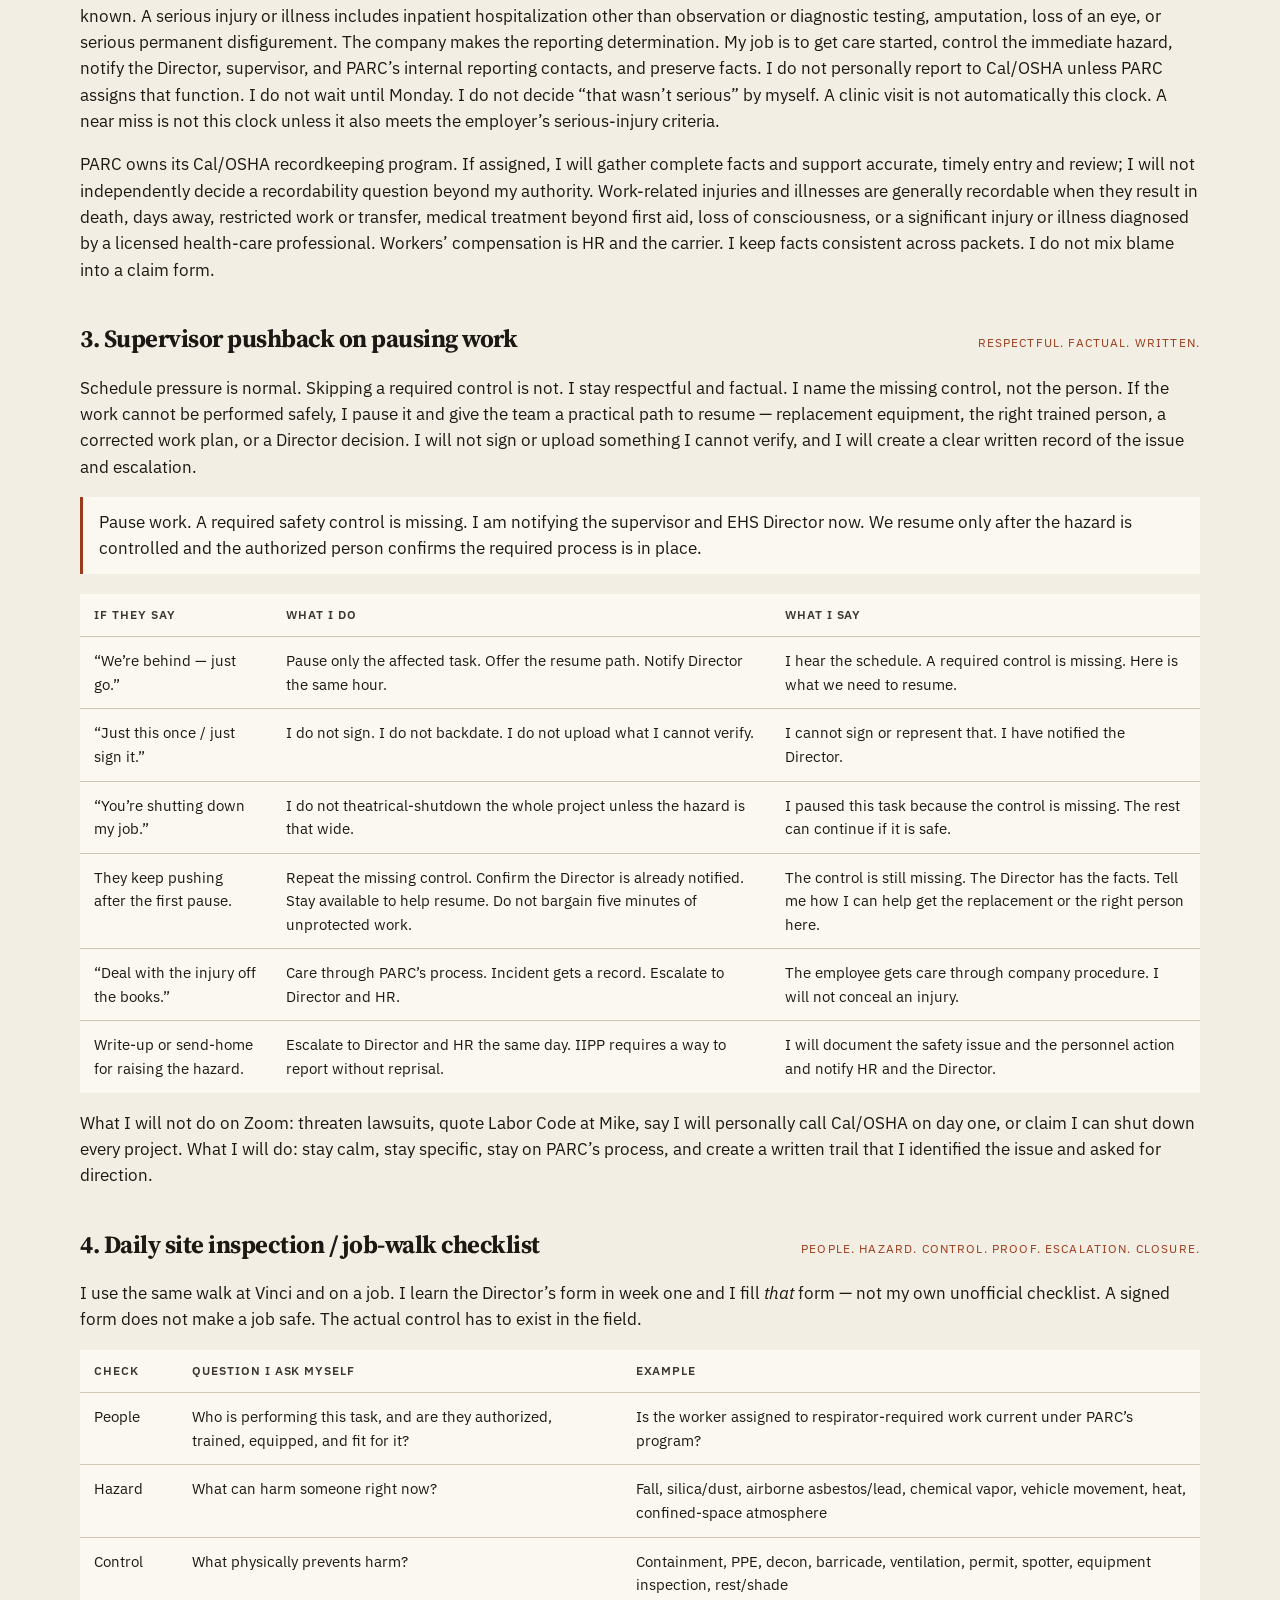
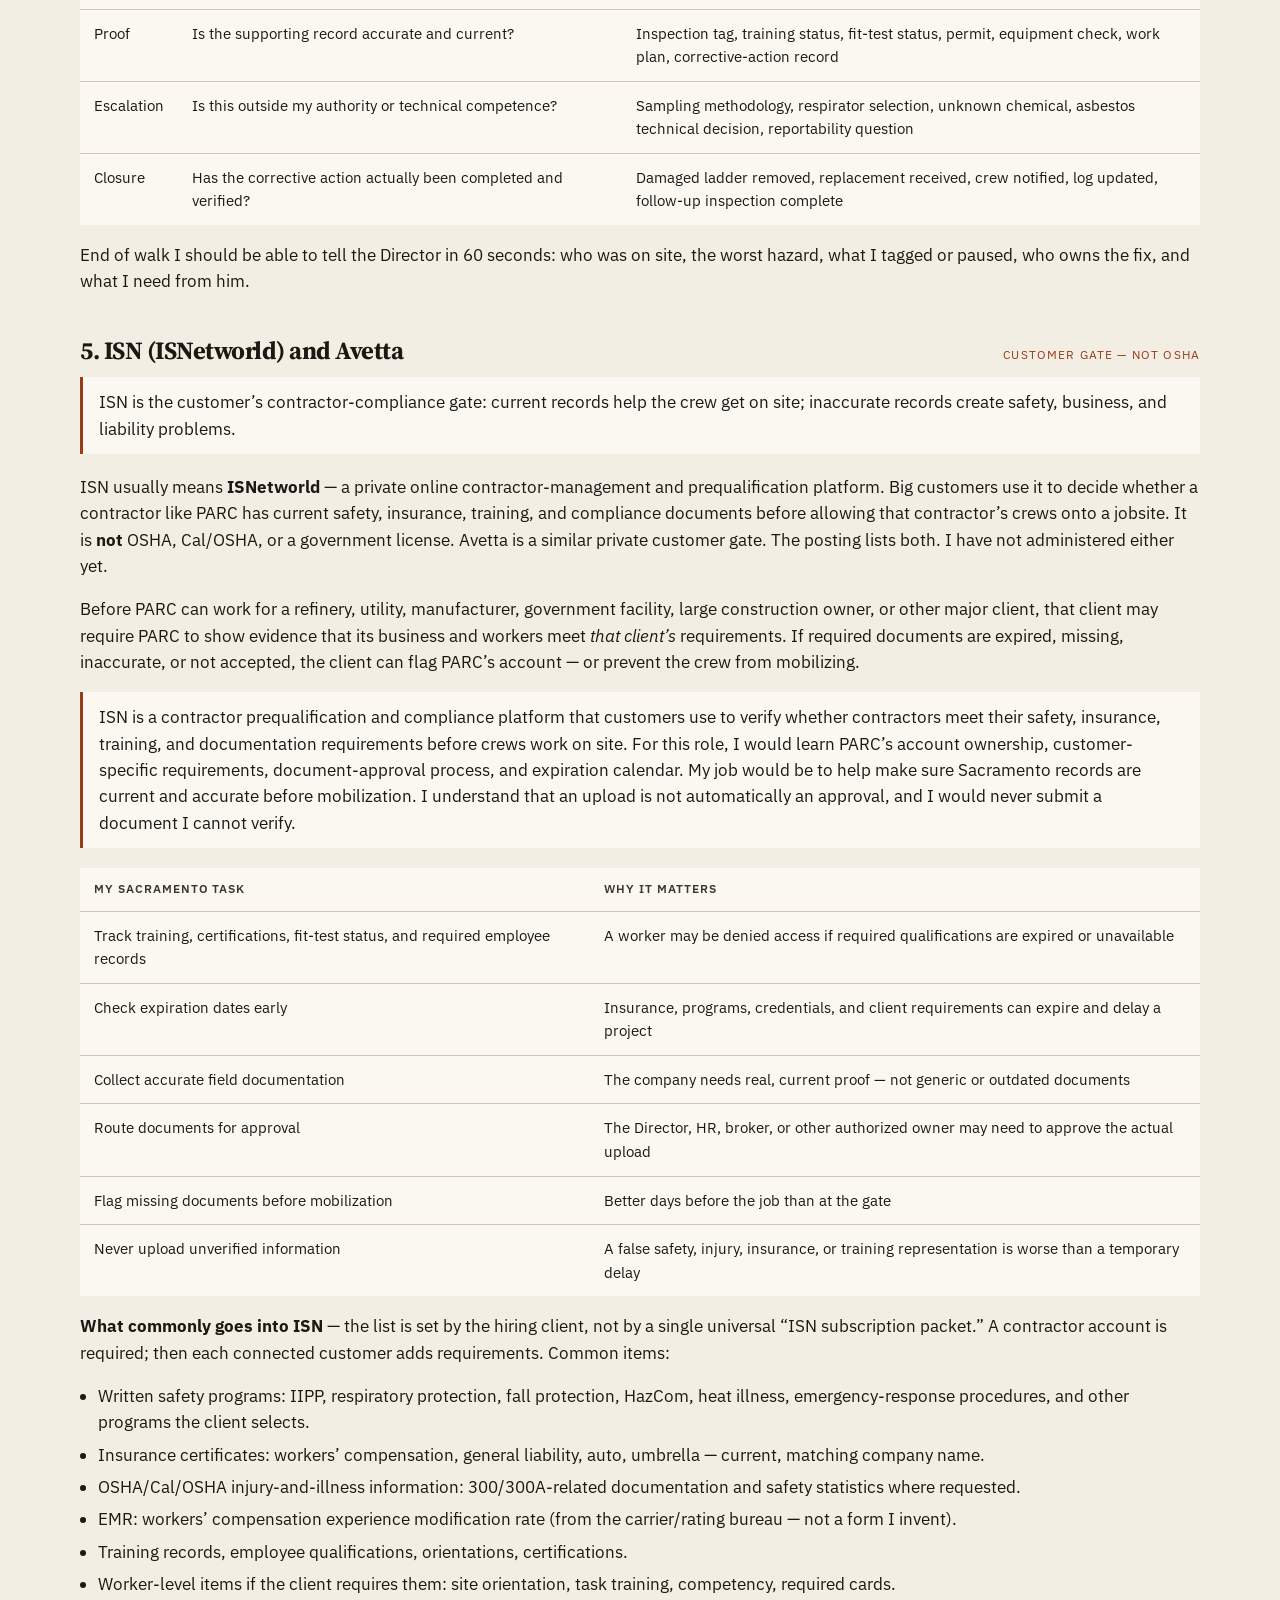
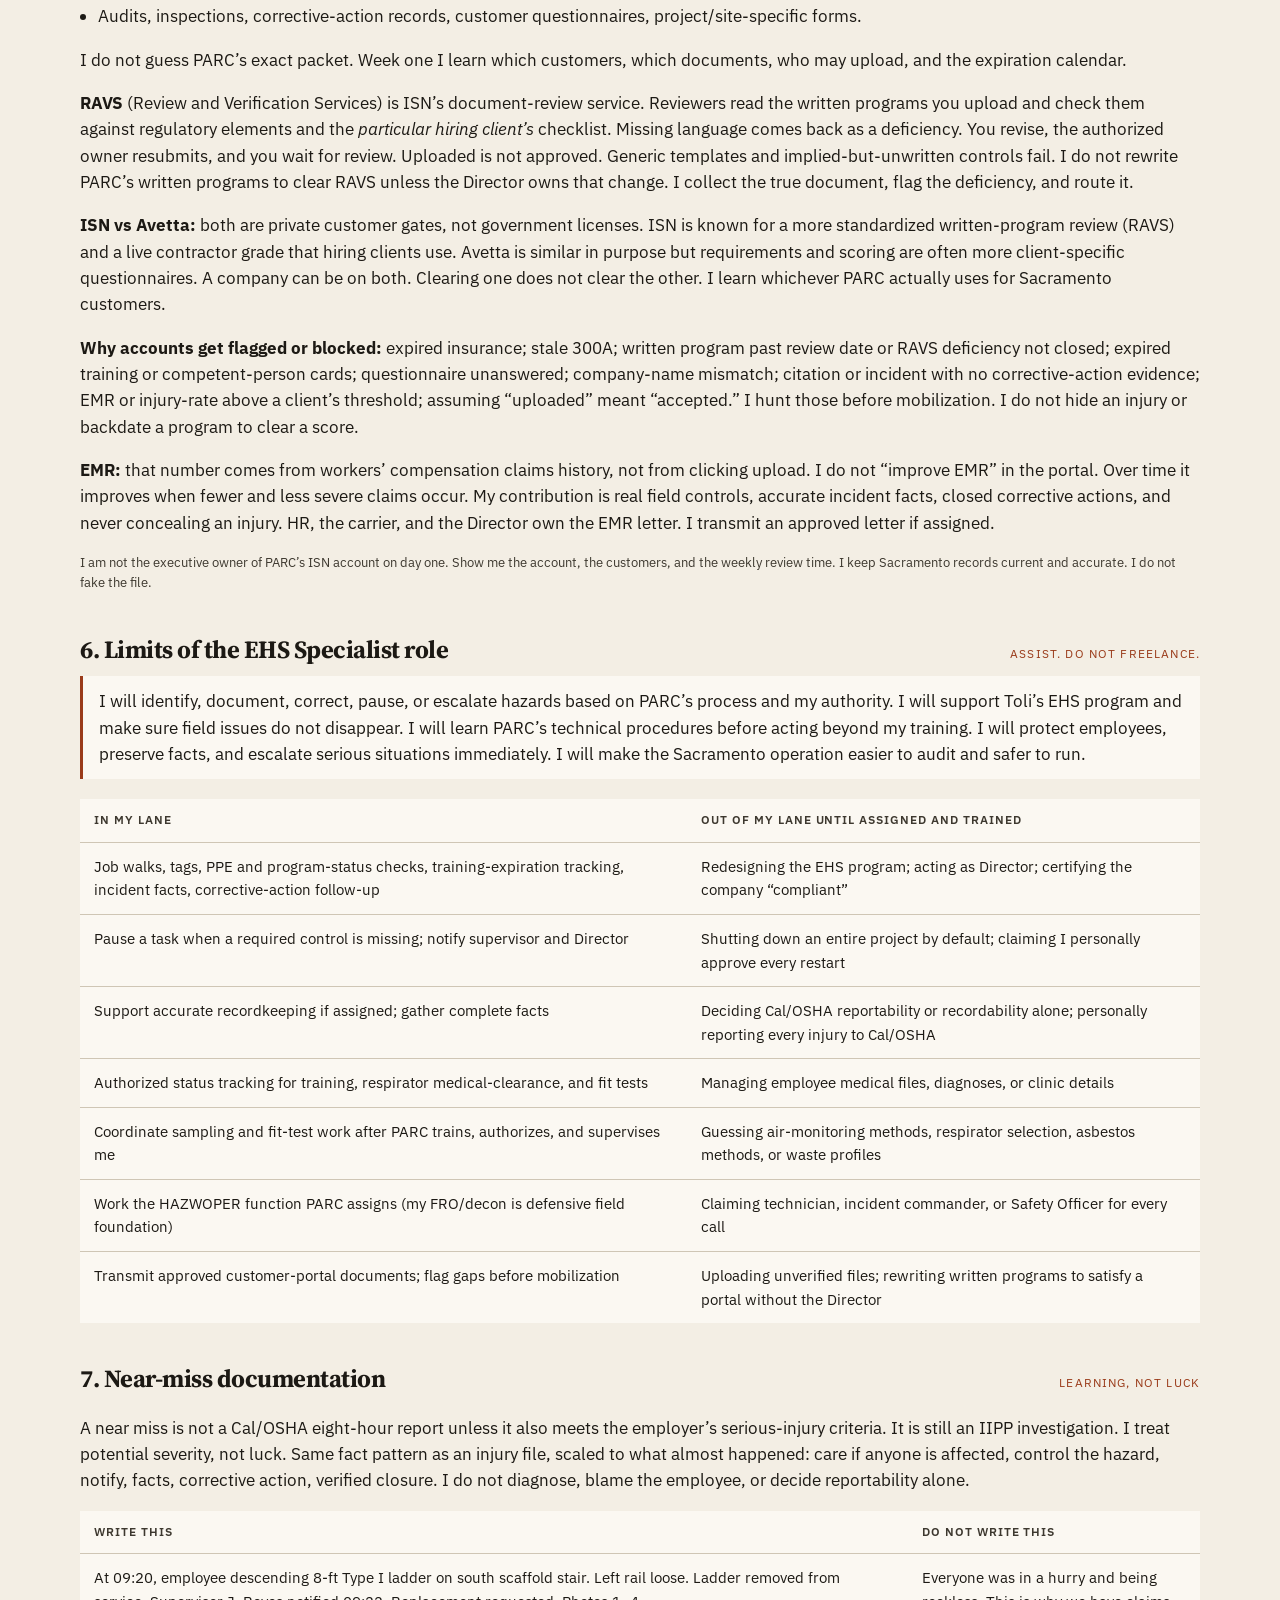
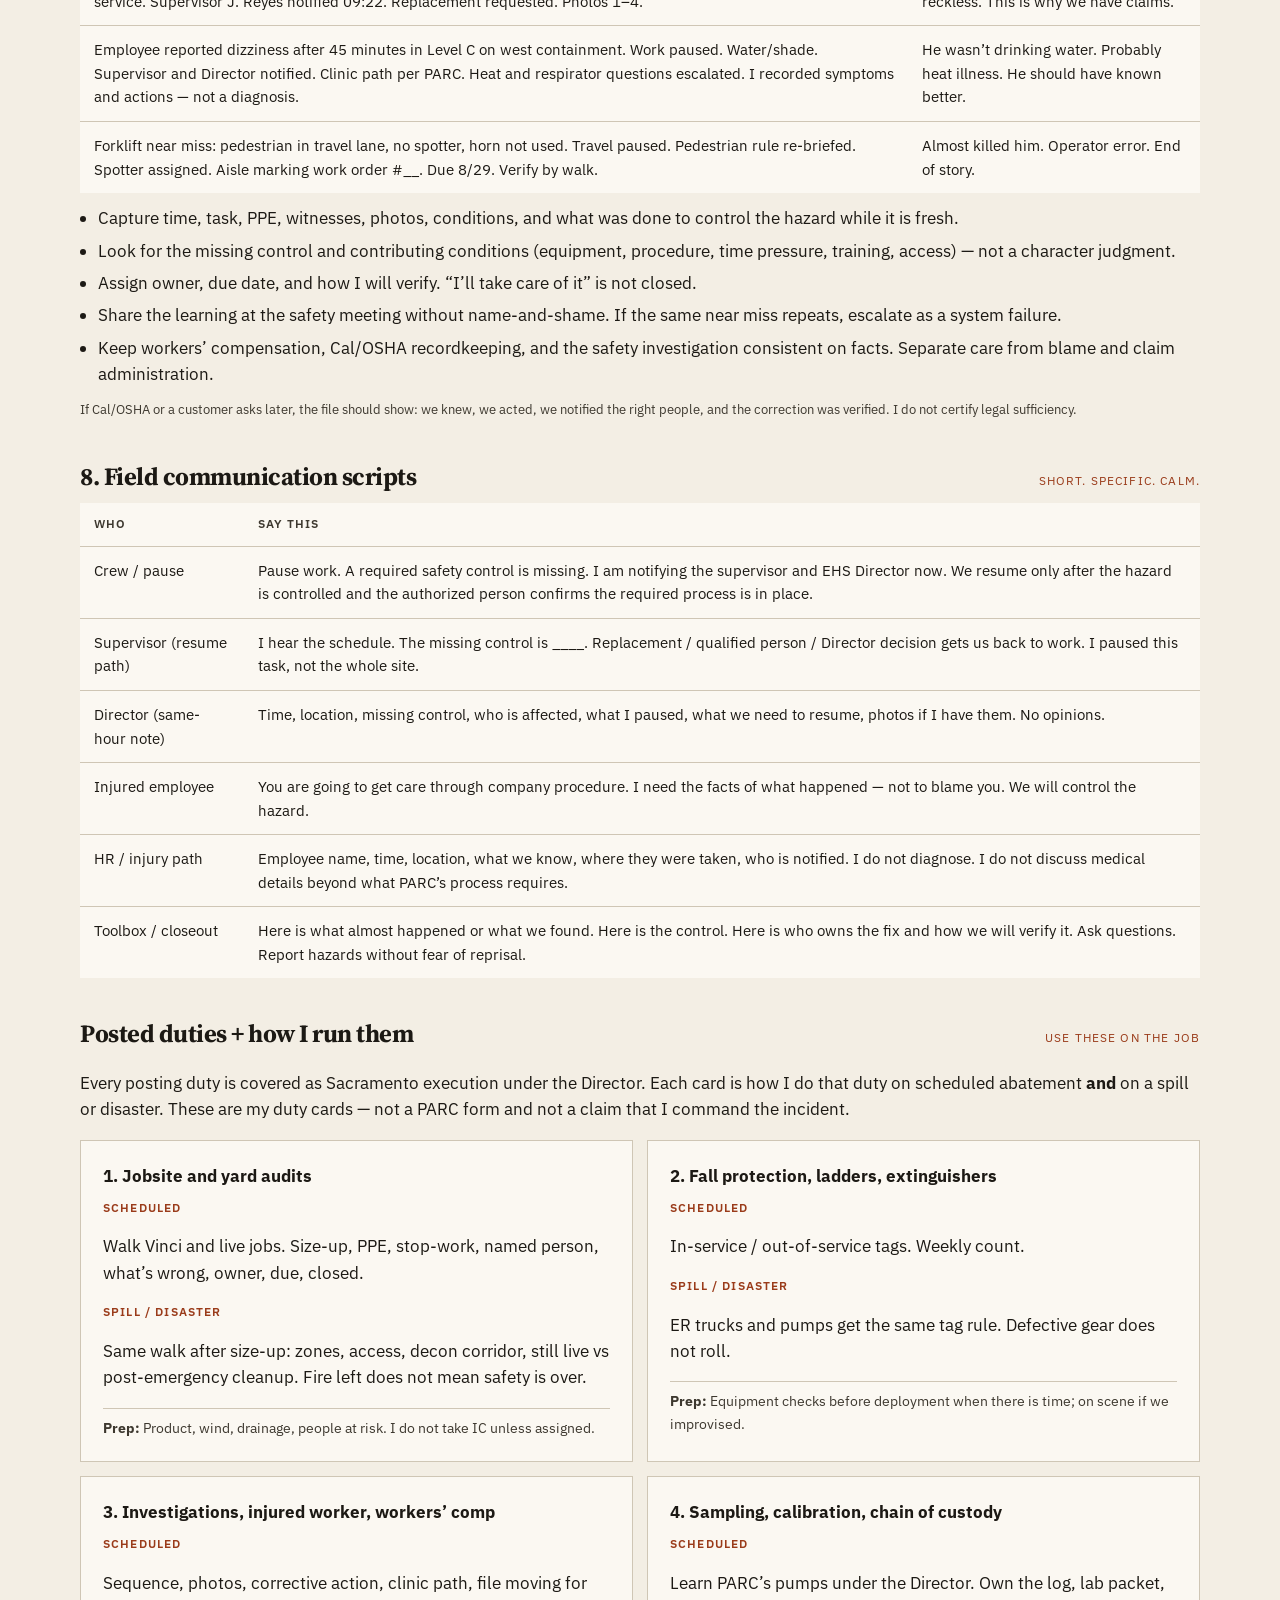
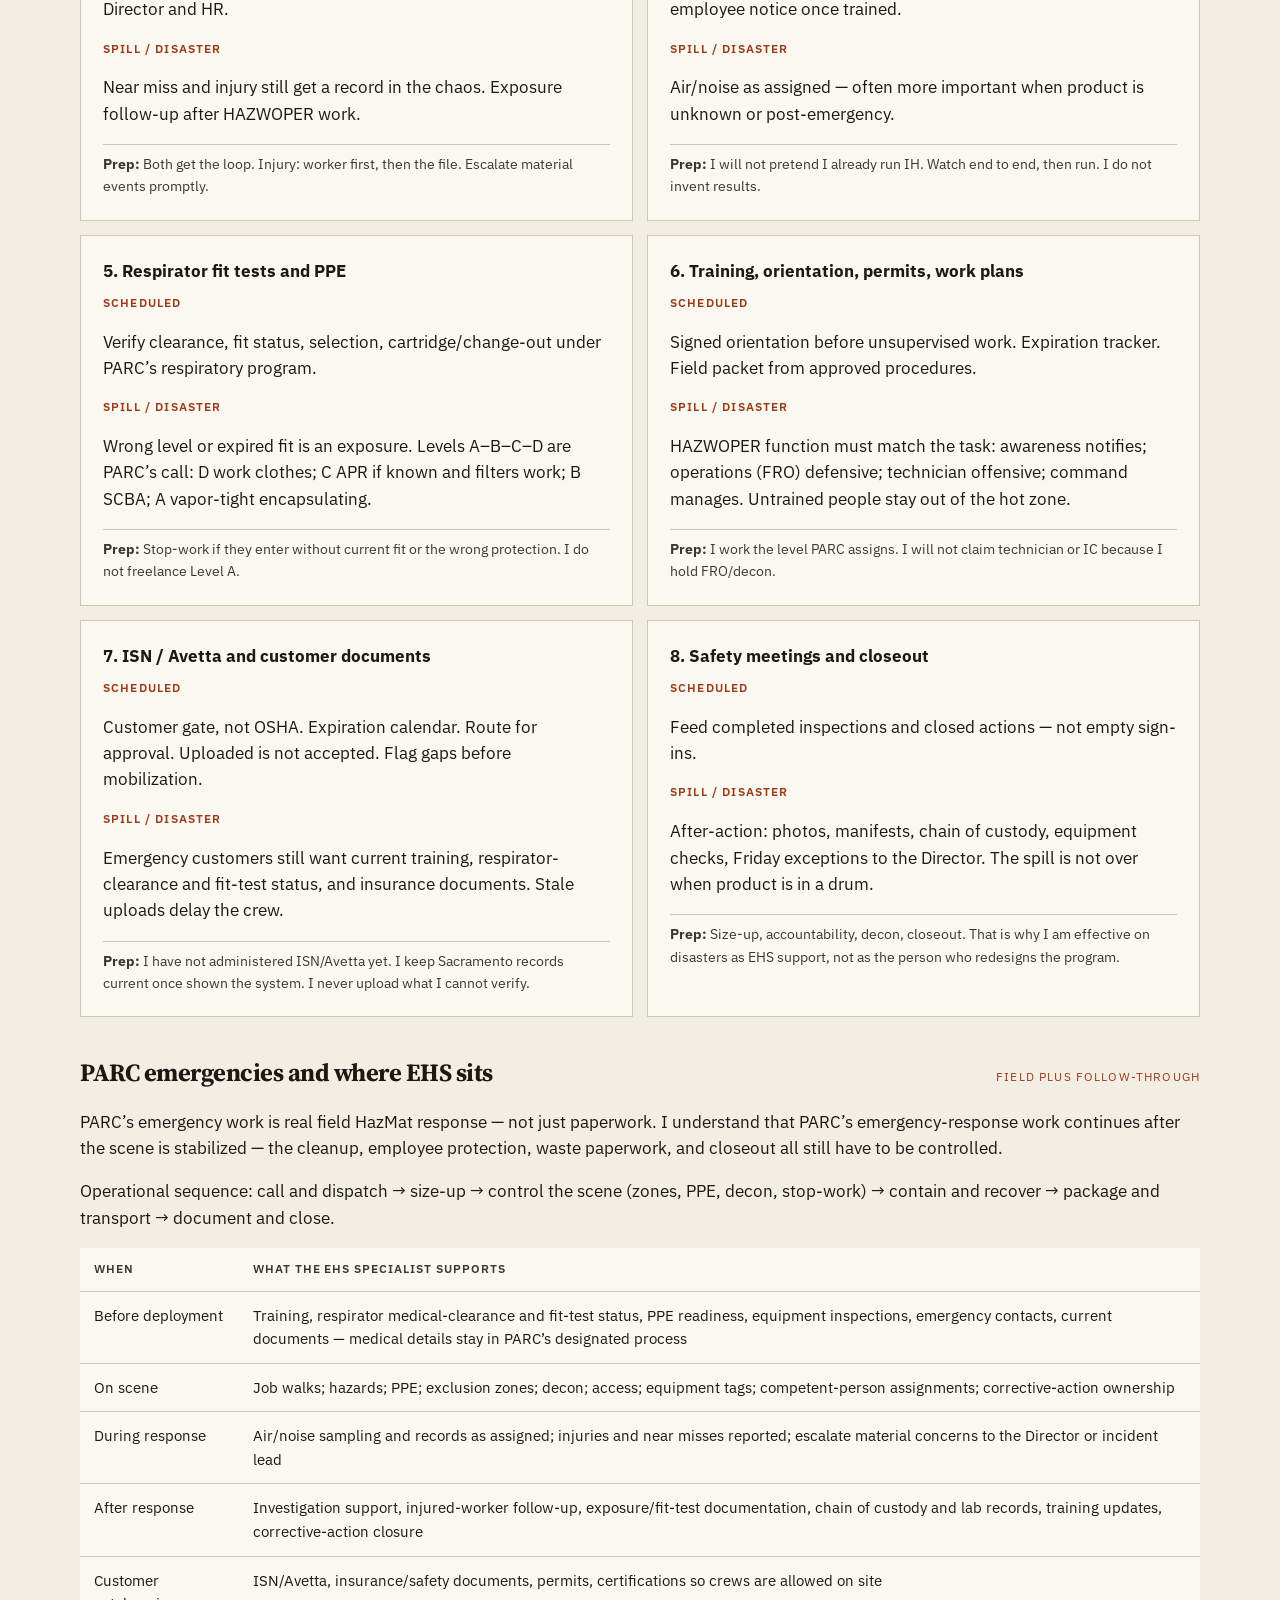
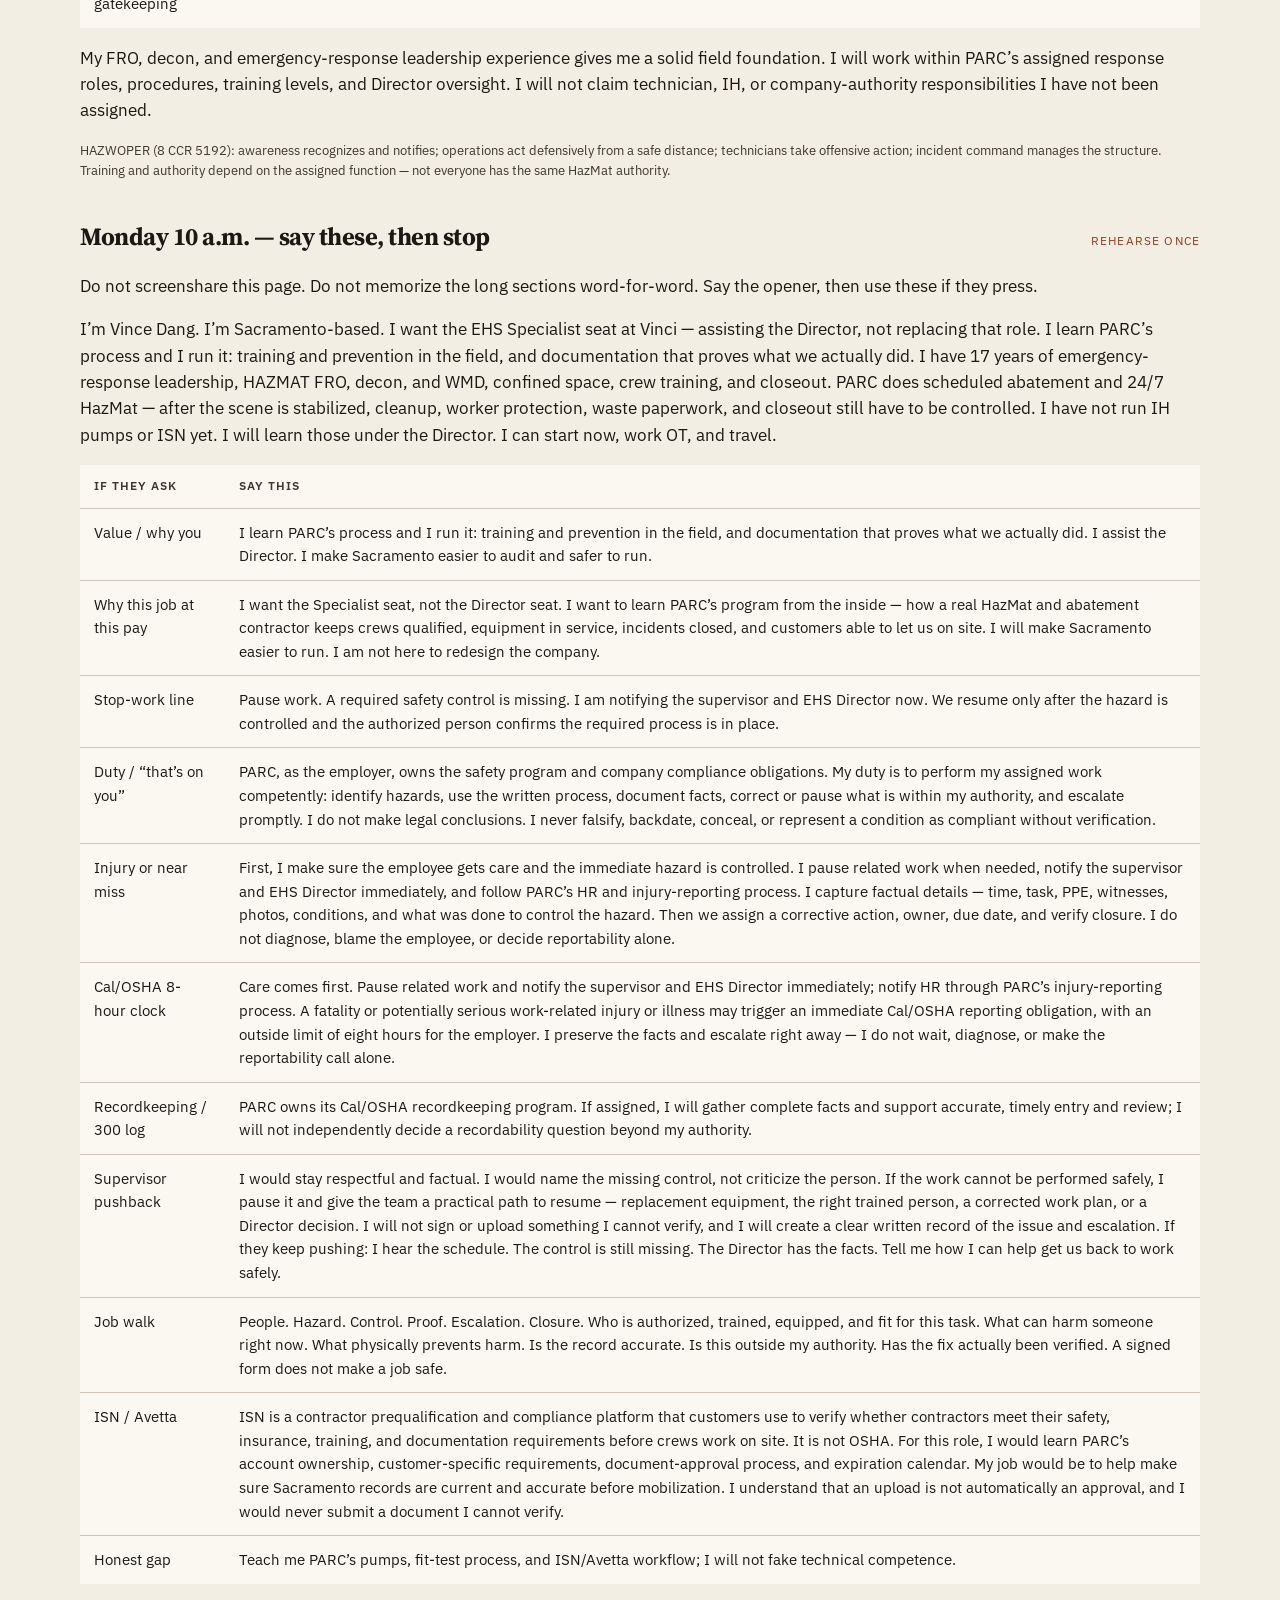
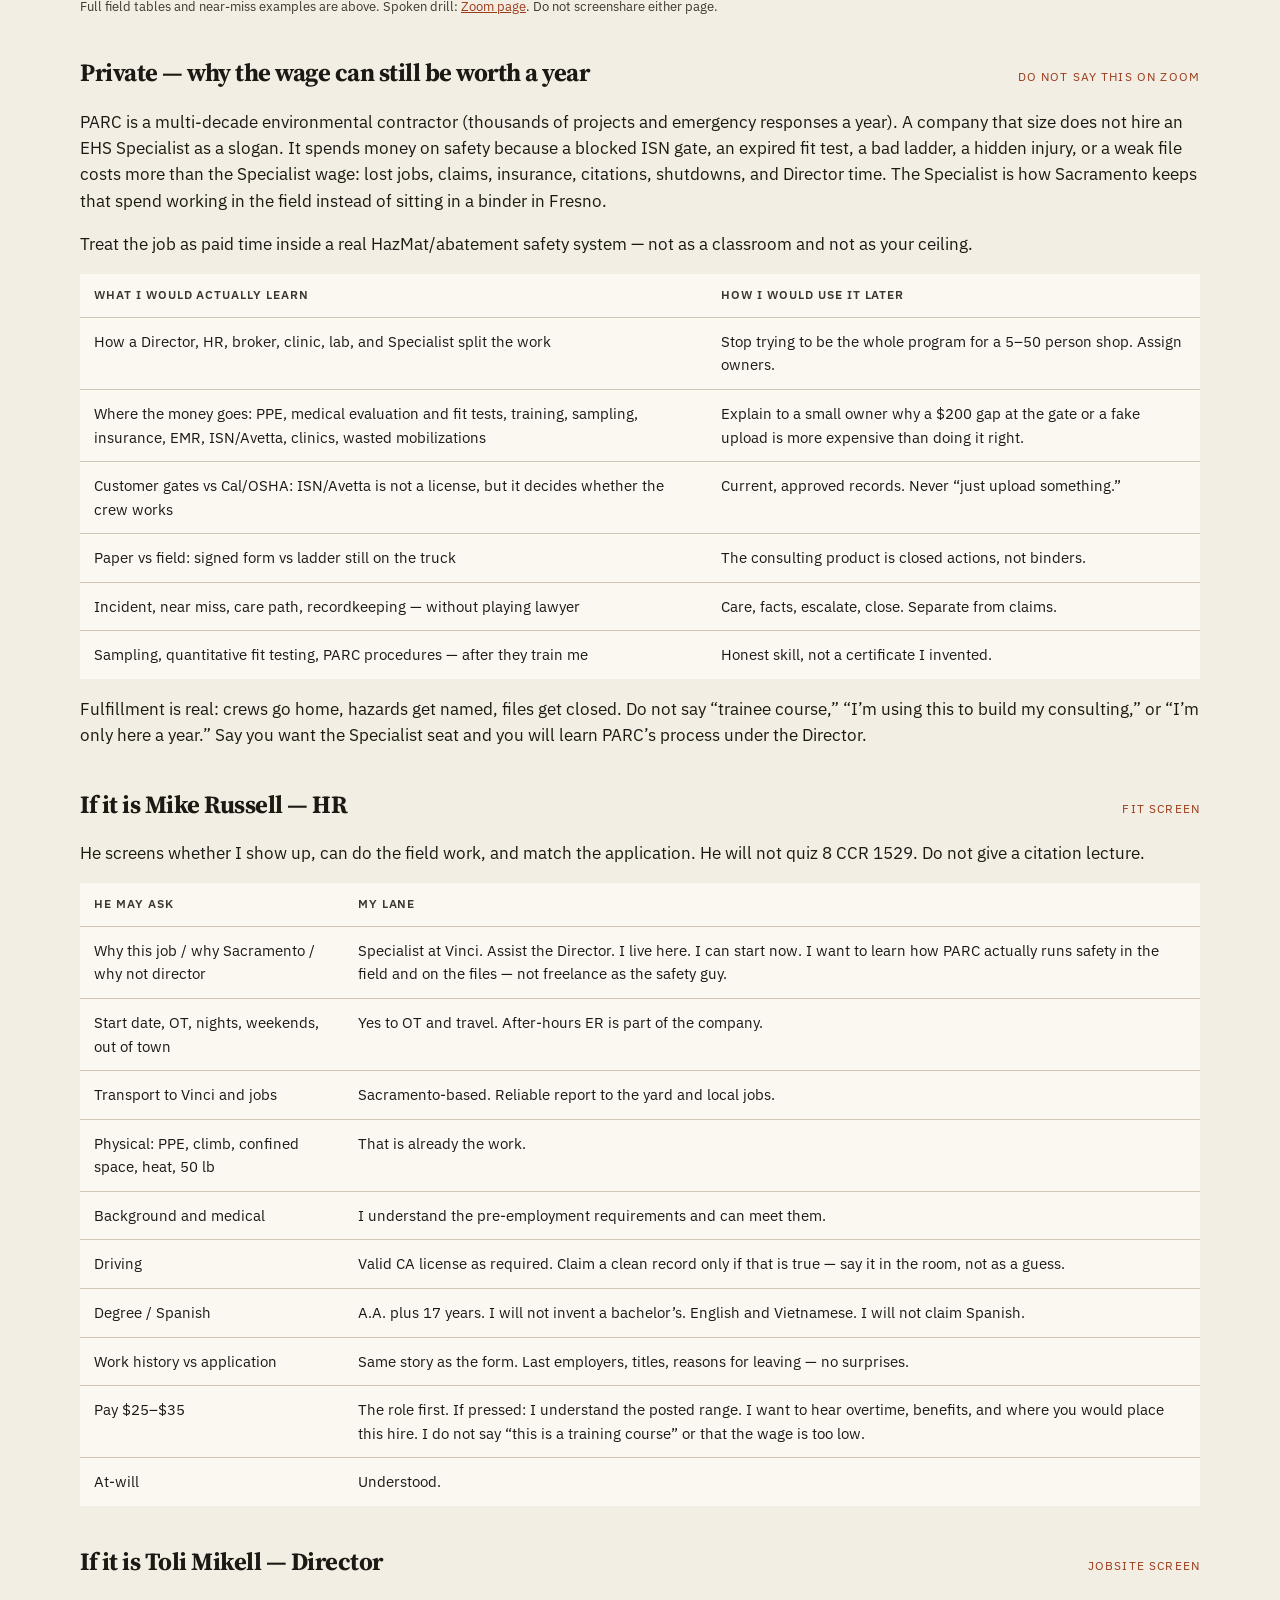
<file: parc-ehs-specialist.html>
<!DOCTYPE html>
<html lang="en">
<head>
  <meta charset="UTF-8" />
  <meta name="viewport" content="width=device-width, initial-scale=1" />
  <meta name="robots" content="noindex, nofollow" />
  <title>EHS Specialist · Sacramento · candidate page</title>
  <meta name="description" content="Sacramento EHS Specialist candidate page: fit, duties, honest gaps, first 30 days. Not a PARC publication." />
  <link rel="preconnect" href="https://fonts.googleapis.com" />
  <link rel="preconnect" href="https://fonts.gstatic.com" crossorigin />
  <link href="https://fonts.googleapis.com/css2?family=IBM+Plex+Sans:wght@400;600&family=Source+Serif+4:opsz,wght@8..60,600&display=swap" rel="stylesheet" />
  <link rel="stylesheet" href="styles.css" />
</head>
<body>
  <header class="wrap topbar">
    <a class="brand" href="index.html">
      <strong>PARC job packet</strong>
      <span>EHS Specialist · main candidate page</span>
    </a>
    <nav>
      <a href="index.html">Home</a>
      <a href="parc-reviews.html">Reviews</a>
      <a href="parc-hazards.html">Hazards</a>
      <a href="parc-services.html">Services</a>
      <a href="parc-job-posting.html">Posting</a>
      <a href="parc-company.html">Company</a>
      <a href="parc-people.html">People</a>
      <a href="parc-ehs-specialist.html">Job</a>
      <a href="parc-ehs-work-sample.html">Work sample</a>
      <a href="parc-zoom-prep.html">Zoom</a>
      <a href="parc-apply.html">Apply</a>
    </nav>
  </header>

  <main class="wrap" style="padding-top: 40px;">
    <p class="preview-banner">
      <strong>Candidate packet.</strong> Job applied for — not a title held. Not PARC material. Not a compliance certification.
      Posting: parcenvironmental.com/careers/sacramento-ca/ehss-sac/
    </p>

    <p class="kicker">$25–$35/hour DOQ · Sacramento · field plus paperwork</p>
    <h1>Sacramento EHS Specialist</h1>
    <p class="lede">
      Sacramento-based emergency-response leader with 17 years of field leadership, HAZMAT FRO/DECON/WMD experience, confined-space exposure, crew-training experience, and a practical close-the-loop approach to audits, corrective actions, training records, and injured-worker follow-up.
    </p>
    <p class="experience">
      I am not applying to redesign PARC’s EHS program or replace its Director. I am applying to make the Sacramento operation easier to run: consistent job walks, clear corrective-action ownership, current training and fit-test records, organized documentation, prompt injury follow-up, and early escalation of issues that need the Director’s judgment.
    </p>

    <div class="req-head"><h2>Verifiable qualifications</h2><span class="tag">Only what I can document</span></div>
    <ul class="list">
      <li>Fire-service / emergency-response leadership: 17 years</li>
      <li>HAZMAT FRO, DECON, WMD</li>
      <li>Confined-space experience</li>
      <li>Crew training and incident documentation</li>
      <li>Sacramento-based; available for overtime and travel</li>
      <li>English and Vietnamese</li>
    </ul>
    <p class="cite">Current cards (OSHA 30, CPR/AED, HAZWOPER refresher, confined-space, ICS, respirator training) are listed only with issuer and expiration when verified. None are implied here.</p>

    <div class="req-head"><h2>Role fit</h2><span class="tag">Assists the Director</span></div>
    <p>
      The posting is Environment Health and Safety Specialist, Sacramento: support PARC facilities and operations; assist the Director of EHS; liaison on audits, incident response, corrective action, injured-worker support, sampling, fit testing, records, and ISN/Avetta. $25–$35/hour DOQ. At-will. Physical field work, valid California driver’s license, overtime and out-of-town travel if requested. Bachelor’s, prior EHS title, and Spanish are preferred, not required.
    </p>
    <p>I am Sacramento-based and can reliably report to the Vinci yard and local jobsites. I understand the position’s pre-employment requirements and can meet them.</p>
    <div class="grid-2">
      <article class="card">
        <h3>HR screen</h3>
        <p>Fit, reliability, transport, overtime, travel, and whether my story matches the application. I want the Sacramento EHS Specialist seat. I can start now. I will assist the Director in the field and on the files.</p>
      </article>
      <article class="card">
        <h3>Director of EHS</h3>
        <p>PARC’s Safety page currently lists Toli Mikell as leading the safety program. My goal is to keep the Sacramento file organized, current, and easy for the Director to review.</p>
      </article>
    </div>

    <div class="req-head"><h2>The job in my words</h2><span class="tag">Three parts — use in every answer</span></div>
    <p class="principle">
      I learn PARC’s process and I run it in Sacramento. I support training and prevention in the field, and I keep the documentation honest so it proves what we actually did — not just what we signed. If a required control is missing, I pause the task and notify the supervisor and the Director.
    </p>
    <p>
      Process: PARC’s written procedures and their work-plan / JHA / tailboard — not a system I invent. Prevention: walks, PPE, training, fit-test status, equipment in service, pause if the control is missing. Proof: the file matches the field — tags, dates, photos, owner, due date, closed.
    </p>
    <p class="principle">
      My approach is people first, facts first, and early escalation. I will not pretend a checklist makes a job safe. I want the field controls to be real: the correct PPE, trained people, working equipment, a usable emergency plan, accurate records, and corrective actions that are actually closed.
    </p>
    <p>
      I help make sure the Sacramento crews have the right training, PPE, equipment checks, safety documents, respirator medical-clearance and fit-test status, hazard controls, and incident follow-up before, during, and after the work. If I find a serious hazard, I pause or escalate it immediately under PARC’s procedures.
    </p>
    <p>
      I am the bridge: crew ↔ supervisor/PM ↔ Director of EHS ↔ HR, clinics, carrier, lab, customers, ISN/Avetta. PARC, as the employer, owns the safety program. I make hazards visible early, pause or escalate unsafe work, document facts, and make the safety system work in the field. Value is seeing a problem before it becomes an injury, exposure, spill, citation, claim, shutdown, or lawsuit.
    </p>
    <p class="cite">California IIPP: assign responsibility, communicate with workers, identify and correct hazards, investigate incidents/exposures, train, keep records. Employees must be able to report hazards without fear of reprisal.</p>

    <div class="req-head"><h2>Duty to employees</h2><span class="tag">Five things they can rely on</span></div>
    <table>
      <thead><tr><th>What they need</th><th>What I do</th></tr></thead>
      <tbody>
        <tr><td>A safe start</td><td>Hazards, PPE, equipment, training, competent-person coverage, access, heat/weather, emergency arrangements before work begins</td></tr>
        <tr><td>A voice</td><td>They can report hazards, injuries, near misses, missing PPE, bad ladders, respirator problems, threats, or unsafe orders without retaliation</td></tr>
        <tr><td>Fast action</td><td>Correct what I can now: tag out, isolate, stop or pause. Escalate imminent danger or a missing control</td></tr>
        <tr><td>A fair response</td><td>Facts, care through company procedures, causes and corrections — not blame</td></tr>
        <tr><td>Closed-loop follow-up</td><td>Owner, due date, proof it is actually done, record kept</td></tr>
      </tbody>
    </table>

    <div class="req-head"><h2>How I protect myself and the crew</h2><span class="tag">Process</span></div>
    <ul class="list">
      <li>Do not guess. Respirator, monitoring, asbestos, waste profile, permit — pause and ask the Director or the assigned competent person.</li>
      <li>Facts, not opinions. “Damaged ladder removed from service 9:20 a.m.; supervisor notified; replacement requested.” Not “everyone was reckless.”</li>
      <li>PARC’s written procedures. I do not invent an unofficial exposure, respirator, or cleanup policy in the field.</li>
      <li>Escalate early. A call/text/email is a record that I identified it and asked for direction.</li>
      <li>Close the loop. “I’ll take care of it” is not closed. Verify, proof, date.</li>
      <li>Stay inside training. Sampling and fit-tests after PARC trains, authorizes, and supervises me.</li>
      <li>Never falsify. No backdated signatures, borrowed fit dates, copied inspections, or “good enough” portal uploads.</li>
    </ul>

    <div class="req-head"><h2>Stop-work vs escalate</h2><span class="tag">Say this line</span></div>
    <p><strong>Pause work. A required safety control is missing. I am notifying the supervisor and EHS Director now. We resume only after the hazard is controlled and the authorized person confirms the required process is in place.</strong></p>
    <p>Stop or pause immediately: about to enter contaminated area without required PPE/respirator; no clearance/fit/correct equipment/training under PARC’s program; uncontrolled release, unknown, vapor, fire, explosion, O2-deficient; confined-space entry without permit/testing/rescue/attendant; fall hazard (bad ladder, missing PFAS, unprotected edge); injured, heat-stressed, contaminated, or unable to continue; visibly unsafe vehicle/tool/cord/PPE; violent threat.</p>
    <p>Escalate to supervisor and Director: technical call (asbestos, lead, monitoring, respirator selection, waste class, ER tactics, regulation); same hazard returning; serious near miss, exposure, injury, release, customer complaint; overdue training, respirator-clearance or fit-test status, permit, or upload; asked to approve beyond my authority; retaliation, harassment, violence, or pressure to work unsafe.</p>

    <div class="req-head"><h2>High-risk PARC work</h2><span class="tag">Where attention matters</span></div>
    <table>
      <thead><tr><th>Scenario</th><th>Employee risk</th><th>My EHS focus</th></tr></thead>
      <tbody>
        <tr><td>Asbestos / lead</td><td>Inhalation, contaminated clothes/tools, bad containment/decon</td><td>Work plan, PPE, respiratory program, cards, containment/decon, housekeeping, records. Technical questions up.</td></tr>
        <tr><td>Spill / unknown release</td><td>Inhalation, skin/eye, fire, runoff, uncontrolled scene</td><td>Do not assume identity or PPE. Boundaries, notify leadership, confirm plan and trained people.</td></tr>
        <tr><td>Confined space</td><td>Low O2, toxics, engulfment, failed rescue</td><td>Permit, testing, ventilation, attendant, comms, rescue, authorized entrants.</td></tr>
        <tr><td>Respirator-required task</td><td>Wrong facepiece/cartridge, failed seal, no medical evaluation or fit, exposure</td><td>Medical evaluation, fit testing, training, inspection, and proper selection through the written program — not before those conditions are met. I track clearance status, not diagnoses.</td></tr>
        <tr><td>Demo / coatings / construction</td><td>Falls, struck-by, silica, noise, electrical, equipment</td><td>Walk, access, fall protection, ladders, equipment, PPE, task plan.</td></tr>
        <tr><td>Heat</td><td>Illness, fatigue, bad judgment</td><td>Water, rest, shade, acclimatization, supervisor watch, emergency plan.</td></tr>
        <tr><td>Waste load / transport</td><td>Mislabel, incompatible waste, spill, traffic, bad manifest</td><td>Assigned people, packaging/labels/docs, equipment. Waste-profile questions up.</td></tr>
        <tr><td>Injury / near miss</td><td>Repeat injury, delayed care, weak file, claim exposure</td><td>Care, control, notify, facts, corrective action, closure. I do not diagnose, blame, or decide reportability alone.</td></tr>
        <tr><td>Customer / ISN / Avetta</td><td>Crew blocked; false representation</td><td>Current records. Never upload what I cannot verify. Flag gaps before mobilization.</td></tr>
        <tr><td>Threat / violence</td><td>Injury, trauma, failed response</td><td>WVPP, emergency help if needed, document, escalate.</td></tr>
      </tbody>
    </table>
    <p>Compliance is not a binder. A fit-test card is worthless with the wrong respirator or a bad seal. A toolbox sign-in is worthless if today’s hazard was never taught. An inspection form is worthless if the broken ladder is still in service. A policy is worthless if people are afraid to report.</p>
    <p class="principle">Every walk: <strong>People. Hazard. Control. Proof. Escalation. Closure.</strong> A signed inspection form does not make a job safe. The actual control has to exist in the field.</p>
    <p>
      I take responsibility for recognizing hazards, protecting the crew within my authority, using PARC’s safety process, documenting accurately, and escalating anything that requires management or technical direction. My job is to make sure employees are not left exposed, incidents are handled quickly, and corrective actions actually get closed.
    </p>
    <p class="cite">I do not say I am responsible for every employee and every scenario. That is too broad and unsafe to carry alone.</p>

    <div class="req-head"><h2>1. How I talk about duty and risk</h2><span class="tag">Not legal advice</span></div>
    <p class="principle">
      PARC, as the employer, owns the safety program and company compliance obligations. My duty is to perform my assigned work competently: identify hazards, use the written process, document facts, correct or pause what is within my authority, and escalate promptly. I do not make legal conclusions. I never falsify, backdate, conceal, or represent a condition as compliant without verification.
    </p>
    <p>
      That is all I need to say in the interview. Daily professional risk is still real: walking past a hazard, failing to document, letting expired training or a bad respirator situation continue, failing to escalate, or presenting a job as compliant when I did not verify it. Individuals with direction, management, control, or custody of work or employees can face consequences in serious situations — especially knowing or negligent violation, directing unsafe work, concealment, or falsification. I will not lecture that. I will not sound like a lawyer. I stay in PARC’s process.
    </p>
    <p class="cite">Interview prep only — not legal advice. If a real case ever lands, I follow PARC, notify Director and HR, and do not freelance legal strategy.</p>

    <div class="req-head"><h2>2. Injury, illness, and the Cal/OSHA clock</h2><span class="tag">Care, notify, facts</span></div>
    <p class="principle">
      Care comes first. Pause related work and notify the supervisor and EHS Director immediately; notify HR through PARC’s injury-reporting process. A fatality or potentially serious work-related injury or illness may trigger an immediate Cal/OSHA reporting obligation, with an outside limit of eight hours for the employer. I preserve the facts and escalate right away — I do not wait, diagnose, or make the reportability call alone.
    </p>
    <p>
      “Immediately” means as soon as practically possible, but no later than eight hours after the employer knew or with diligent inquiry would have known. A serious injury or illness includes inpatient hospitalization other than observation or diagnostic testing, amputation, loss of an eye, or serious permanent disfigurement. The company makes the reporting determination. My job is to get care started, control the immediate hazard, notify the Director, supervisor, and PARC’s internal reporting contacts, and preserve facts. I do not personally report to Cal/OSHA unless PARC assigns that function. I do not wait until Monday. I do not decide “that wasn’t serious” by myself. A clinic visit is not automatically this clock. A near miss is not this clock unless it also meets the employer’s serious-injury criteria.
    </p>
    <p>
      PARC owns its Cal/OSHA recordkeeping program. If assigned, I will gather complete facts and support accurate, timely entry and review; I will not independently decide a recordability question beyond my authority. Work-related injuries and illnesses are generally recordable when they result in death, days away, restricted work or transfer, medical treatment beyond first aid, loss of consciousness, or a significant injury or illness diagnosed by a licensed health-care professional. Workers’ compensation is HR and the carrier. I keep facts consistent across packets. I do not mix blame into a claim form.
    </p>

    <div class="req-head"><h2>3. Supervisor pushback on pausing work</h2><span class="tag">Respectful. Factual. Written.</span></div>
    <p>
      Schedule pressure is normal. Skipping a required control is not. I stay respectful and factual. I name the missing control, not the person. If the work cannot be performed safely, I pause it and give the team a practical path to resume — replacement equipment, the right trained person, a corrected work plan, or a Director decision. I will not sign or upload something I cannot verify, and I will create a clear written record of the issue and escalation.
    </p>
    <p class="principle">
      Pause work. A required safety control is missing. I am notifying the supervisor and EHS Director now. We resume only after the hazard is controlled and the authorized person confirms the required process is in place.
    </p>
    <table>
      <thead><tr><th>If they say</th><th>What I do</th><th>What I say</th></tr></thead>
      <tbody>
        <tr><td>“We’re behind — just go.”</td><td>Pause only the affected task. Offer the resume path. Notify Director the same hour.</td><td>I hear the schedule. A required control is missing. Here is what we need to resume.</td></tr>
        <tr><td>“Just this once / just sign it.”</td><td>I do not sign. I do not backdate. I do not upload what I cannot verify.</td><td>I cannot sign or represent that. I have notified the Director.</td></tr>
        <tr><td>“You’re shutting down my job.”</td><td>I do not theatrical-shutdown the whole project unless the hazard is that wide.</td><td>I paused this task because the control is missing. The rest can continue if it is safe.</td></tr>
        <tr><td>They keep pushing after the first pause.</td><td>Repeat the missing control. Confirm the Director is already notified. Stay available to help resume. Do not bargain five minutes of unprotected work.</td><td>The control is still missing. The Director has the facts. Tell me how I can help get the replacement or the right person here.</td></tr>
        <tr><td>“Deal with the injury off the books.”</td><td>Care through PARC’s process. Incident gets a record. Escalate to Director and HR.</td><td>The employee gets care through company procedure. I will not conceal an injury.</td></tr>
        <tr><td>Write-up or send-home for raising the hazard.</td><td>Escalate to Director and HR the same day. IIPP requires a way to report without reprisal.</td><td>I will document the safety issue and the personnel action and notify HR and the Director.</td></tr>
      </tbody>
    </table>
    <p>What I will not do on Zoom: threaten lawsuits, quote Labor Code at Mike, say I will personally call Cal/OSHA on day one, or claim I can shut down every project. What I will do: stay calm, stay specific, stay on PARC’s process, and create a written trail that I identified the issue and asked for direction.</p>

    <div class="req-head"><h2>4. Daily site inspection / job-walk checklist</h2><span class="tag">People. Hazard. Control. Proof. Escalation. Closure.</span></div>
    <p>I use the same walk at Vinci and on a job. I learn the Director’s form in week one and I fill <em>that</em> form — not my own unofficial checklist. A signed form does not make a job safe. The actual control has to exist in the field.</p>
    <table>
      <thead><tr><th>Check</th><th>Question I ask myself</th><th>Example</th></tr></thead>
      <tbody>
        <tr><td>People</td><td>Who is performing this task, and are they authorized, trained, equipped, and fit for it?</td><td>Is the worker assigned to respirator-required work current under PARC’s program?</td></tr>
        <tr><td>Hazard</td><td>What can harm someone right now?</td><td>Fall, silica/dust, airborne asbestos/lead, chemical vapor, vehicle movement, heat, confined-space atmosphere</td></tr>
        <tr><td>Control</td><td>What physically prevents harm?</td><td>Containment, PPE, decon, barricade, ventilation, permit, spotter, equipment inspection, rest/shade</td></tr>
        <tr><td>Proof</td><td>Is the supporting record accurate and current?</td><td>Inspection tag, training status, fit-test status, permit, equipment check, work plan, corrective-action record</td></tr>
        <tr><td>Escalation</td><td>Is this outside my authority or technical competence?</td><td>Sampling methodology, respirator selection, unknown chemical, asbestos technical decision, reportability question</td></tr>
        <tr><td>Closure</td><td>Has the corrective action actually been completed and verified?</td><td>Damaged ladder removed, replacement received, crew notified, log updated, follow-up inspection complete</td></tr>
      </tbody>
    </table>
    <p>End of walk I should be able to tell the Director in 60 seconds: who was on site, the worst hazard, what I tagged or paused, who owns the fix, and what I need from him.</p>

    <div class="req-head" id="isn"><h2>5. ISN (ISNetworld) and Avetta</h2><span class="tag">Customer gate — not OSHA</span></div>
    <p class="principle">
      ISN is the customer’s contractor-compliance gate: current records help the crew get on site; inaccurate records create safety, business, and liability problems.
    </p>
    <p>
      ISN usually means <strong>ISNetworld</strong> — a private online contractor-management and prequalification platform. Big customers use it to decide whether a contractor like PARC has current safety, insurance, training, and compliance documents before allowing that contractor’s crews onto a jobsite. It is <strong>not</strong> OSHA, Cal/OSHA, or a government license. Avetta is a similar private customer gate. The posting lists both. I have not administered either yet.
    </p>
    <p>
      Before PARC can work for a refinery, utility, manufacturer, government facility, large construction owner, or other major client, that client may require PARC to show evidence that its business and workers meet <em>that client’s</em> requirements. If required documents are expired, missing, inaccurate, or not accepted, the client can flag PARC’s account — or prevent the crew from mobilizing.
    </p>
    <p class="principle">
      ISN is a contractor prequalification and compliance platform that customers use to verify whether contractors meet their safety, insurance, training, and documentation requirements before crews work on site. For this role, I would learn PARC’s account ownership, customer-specific requirements, document-approval process, and expiration calendar. My job would be to help make sure Sacramento records are current and accurate before mobilization. I understand that an upload is not automatically an approval, and I would never submit a document I cannot verify.
    </p>
    <table>
      <thead><tr><th>My Sacramento task</th><th>Why it matters</th></tr></thead>
      <tbody>
        <tr><td>Track training, certifications, fit-test status, and required employee records</td><td>A worker may be denied access if required qualifications are expired or unavailable</td></tr>
        <tr><td>Check expiration dates early</td><td>Insurance, programs, credentials, and client requirements can expire and delay a project</td></tr>
        <tr><td>Collect accurate field documentation</td><td>The company needs real, current proof — not generic or outdated documents</td></tr>
        <tr><td>Route documents for approval</td><td>The Director, HR, broker, or other authorized owner may need to approve the actual upload</td></tr>
        <tr><td>Flag missing documents before mobilization</td><td>Better days before the job than at the gate</td></tr>
        <tr><td>Never upload unverified information</td><td>A false safety, injury, insurance, or training representation is worse than a temporary delay</td></tr>
      </tbody>
    </table>

    <p><strong>What commonly goes into ISN</strong> — the list is set by the hiring client, not by a single universal “ISN subscription packet.” A contractor account is required; then each connected customer adds requirements. Common items:</p>
    <ul class="list">
      <li>Written safety programs: IIPP, respiratory protection, fall protection, HazCom, heat illness, emergency-response procedures, and other programs the client selects.</li>
      <li>Insurance certificates: workers’ compensation, general liability, auto, umbrella — current, matching company name.</li>
      <li>OSHA/Cal/OSHA injury-and-illness information: 300/300A-related documentation and safety statistics where requested.</li>
      <li>EMR: workers’ compensation experience modification rate (from the carrier/rating bureau — not a form I invent).</li>
      <li>Training records, employee qualifications, orientations, certifications.</li>
      <li>Worker-level items if the client requires them: site orientation, task training, competency, required cards.</li>
      <li>Audits, inspections, corrective-action records, customer questionnaires, project/site-specific forms.</li>
    </ul>
    <p>I do not guess PARC’s exact packet. Week one I learn which customers, which documents, who may upload, and the expiration calendar.</p>

    <p><strong>RAVS</strong> (Review and Verification Services) is ISN’s document-review service. Reviewers read the written programs you upload and check them against regulatory elements and the <em>particular hiring client’s</em> checklist. Missing language comes back as a deficiency. You revise, the authorized owner resubmits, and you wait for review. Uploaded is not approved. Generic templates and implied-but-unwritten controls fail. I do not rewrite PARC’s written programs to clear RAVS unless the Director owns that change. I collect the true document, flag the deficiency, and route it.</p>

    <p><strong>ISN vs Avetta:</strong> both are private customer gates, not government licenses. ISN is known for a more standardized written-program review (RAVS) and a live contractor grade that hiring clients use. Avetta is similar in purpose but requirements and scoring are often more client-specific questionnaires. A company can be on both. Clearing one does not clear the other. I learn whichever PARC actually uses for Sacramento customers.</p>

    <p><strong>Why accounts get flagged or blocked:</strong> expired insurance; stale 300A; written program past review date or RAVS deficiency not closed; expired training or competent-person cards; questionnaire unanswered; company-name mismatch; citation or incident with no corrective-action evidence; EMR or injury-rate above a client’s threshold; assuming “uploaded” meant “accepted.” I hunt those before mobilization. I do not hide an injury or backdate a program to clear a score.</p>

    <p><strong>EMR:</strong> that number comes from workers’ compensation claims history, not from clicking upload. I do not “improve EMR” in the portal. Over time it improves when fewer and less severe claims occur. My contribution is real field controls, accurate incident facts, closed corrective actions, and never concealing an injury. HR, the carrier, and the Director own the EMR letter. I transmit an approved letter if assigned.</p>
    <p class="cite">I am not the executive owner of PARC’s ISN account on day one. Show me the account, the customers, and the weekly review time. I keep Sacramento records current and accurate. I do not fake the file.</p>

    <div class="req-head"><h2>6. Limits of the EHS Specialist role</h2><span class="tag">Assist. Do not freelance.</span></div>
    <p class="principle">
      I will identify, document, correct, pause, or escalate hazards based on PARC’s process and my authority. I will support Toli’s EHS program and make sure field issues do not disappear. I will learn PARC’s technical procedures before acting beyond my training. I will protect employees, preserve facts, and escalate serious situations immediately. I will make the Sacramento operation easier to audit and safer to run.
    </p>
    <table>
      <thead><tr><th>In my lane</th><th>Out of my lane until assigned and trained</th></tr></thead>
      <tbody>
        <tr><td>Job walks, tags, PPE and program-status checks, training-expiration tracking, incident facts, corrective-action follow-up</td><td>Redesigning the EHS program; acting as Director; certifying the company “compliant”</td></tr>
        <tr><td>Pause a task when a required control is missing; notify supervisor and Director</td><td>Shutting down an entire project by default; claiming I personally approve every restart</td></tr>
        <tr><td>Support accurate recordkeeping if assigned; gather complete facts</td><td>Deciding Cal/OSHA reportability or recordability alone; personally reporting every injury to Cal/OSHA</td></tr>
        <tr><td>Authorized status tracking for training, respirator medical-clearance, and fit tests</td><td>Managing employee medical files, diagnoses, or clinic details</td></tr>
        <tr><td>Coordinate sampling and fit-test work after PARC trains, authorizes, and supervises me</td><td>Guessing air-monitoring methods, respirator selection, asbestos methods, or waste profiles</td></tr>
        <tr><td>Work the HAZWOPER function PARC assigns (my FRO/decon is defensive field foundation)</td><td>Claiming technician, incident commander, or Safety Officer for every call</td></tr>
        <tr><td>Transmit approved customer-portal documents; flag gaps before mobilization</td><td>Uploading unverified files; rewriting written programs to satisfy a portal without the Director</td></tr>
      </tbody>
    </table>

    <div class="req-head"><h2>7. Near-miss documentation</h2><span class="tag">Learning, not luck</span></div>
    <p>
      A near miss is not a Cal/OSHA eight-hour report unless it also meets the employer’s serious-injury criteria. It is still an IIPP investigation. I treat potential severity, not luck. Same fact pattern as an injury file, scaled to what almost happened: care if anyone is affected, control the hazard, notify, facts, corrective action, verified closure. I do not diagnose, blame the employee, or decide reportability alone.
    </p>
    <table>
      <thead><tr><th>Write this</th><th>Do not write this</th></tr></thead>
      <tbody>
        <tr><td>At 09:20, employee descending 8-ft Type I ladder on south scaffold stair. Left rail loose. Ladder removed from service. Supervisor J. Reyes notified 09:22. Replacement requested. Photos 1–4.</td><td>Everyone was in a hurry and being reckless. This is why we have claims.</td></tr>
        <tr><td>Employee reported dizziness after 45 minutes in Level C on west containment. Work paused. Water/shade. Supervisor and Director notified. Clinic path per PARC. Heat and respirator questions escalated. I recorded symptoms and actions — not a diagnosis.</td><td>He wasn’t drinking water. Probably heat illness. He should have known better.</td></tr>
        <tr><td>Forklift near miss: pedestrian in travel lane, no spotter, horn not used. Travel paused. Pedestrian rule re-briefed. Spotter assigned. Aisle marking work order #__. Due 8/29. Verify by walk.</td><td>Almost killed him. Operator error. End of story.</td></tr>
      </tbody>
    </table>
    <ul class="list">
      <li>Capture time, task, PPE, witnesses, photos, conditions, and what was done to control the hazard while it is fresh.</li>
      <li>Look for the missing control and contributing conditions (equipment, procedure, time pressure, training, access) — not a character judgment.</li>
      <li>Assign owner, due date, and how I will verify. “I’ll take care of it” is not closed.</li>
      <li>Share the learning at the safety meeting without name-and-shame. If the same near miss repeats, escalate as a system failure.</li>
      <li>Keep workers’ compensation, Cal/OSHA recordkeeping, and the safety investigation consistent on facts. Separate care from blame and claim administration.</li>
    </ul>
    <p class="cite">If Cal/OSHA or a customer asks later, the file should show: we knew, we acted, we notified the right people, and the correction was verified. I do not certify legal sufficiency.</p>

    <div class="req-head"><h2>8. Field communication scripts</h2><span class="tag">Short. Specific. Calm.</span></div>
    <table>
      <thead><tr><th>Who</th><th>Say this</th></tr></thead>
      <tbody>
        <tr><td>Crew / pause</td><td>Pause work. A required safety control is missing. I am notifying the supervisor and EHS Director now. We resume only after the hazard is controlled and the authorized person confirms the required process is in place.</td></tr>
        <tr><td>Supervisor (resume path)</td><td>I hear the schedule. The missing control is ____. Replacement / qualified person / Director decision gets us back to work. I paused this task, not the whole site.</td></tr>
        <tr><td>Director (same-hour note)</td><td>Time, location, missing control, who is affected, what I paused, what we need to resume, photos if I have them. No opinions.</td></tr>
        <tr><td>Injured employee</td><td>You are going to get care through company procedure. I need the facts of what happened — not to blame you. We will control the hazard.</td></tr>
        <tr><td>HR / injury path</td><td>Employee name, time, location, what we know, where they were taken, who is notified. I do not diagnose. I do not discuss medical details beyond what PARC’s process requires.</td></tr>
        <tr><td>Toolbox / closeout</td><td>Here is what almost happened or what we found. Here is the control. Here is who owns the fix and how we will verify it. Ask questions. Report hazards without fear of reprisal.</td></tr>
      </tbody>
    </table>

    <div class="req-head"><h2>Posted duties + how I run them</h2><span class="tag">Use these on the job</span></div>
    <p>Every posting duty is covered as Sacramento execution under the Director. Each card is how I do that duty on scheduled abatement <strong>and</strong> on a spill or disaster. These are my duty cards — not a PARC form and not a claim that I command the incident.</p>

    <div class="prep-cards">
      <article class="card prep-card">
        <h3>1. Jobsite and yard audits</h3>
        <p class="when">Scheduled</p>
        <p>Walk Vinci and live jobs. Size-up, PPE, stop-work, named person, what’s wrong, owner, due, closed.</p>
        <p class="when">Spill / disaster</p>
        <p>Same walk after size-up: zones, access, decon corridor, still live vs post-emergency cleanup. Fire left does not mean safety is over.</p>
        <p class="say"><strong>Prep:</strong> Product, wind, drainage, people at risk. I do not take IC unless assigned.</p>
      </article>
      <article class="card prep-card">
        <h3>2. Fall protection, ladders, extinguishers</h3>
        <p class="when">Scheduled</p>
        <p>In-service / out-of-service tags. Weekly count.</p>
        <p class="when">Spill / disaster</p>
        <p>ER trucks and pumps get the same tag rule. Defective gear does not roll.</p>
        <p class="say"><strong>Prep:</strong> Equipment checks before deployment when there is time; on scene if we improvised.</p>
      </article>
      <article class="card prep-card">
        <h3>3. Investigations, injured worker, workers’ comp</h3>
        <p class="when">Scheduled</p>
        <p>Sequence, photos, corrective action, clinic path, file moving for Director and HR.</p>
        <p class="when">Spill / disaster</p>
        <p>Near miss and injury still get a record in the chaos. Exposure follow-up after HAZWOPER work.</p>
        <p class="say"><strong>Prep:</strong> Both get the loop. Injury: worker first, then the file. Escalate material events promptly.</p>
      </article>
      <article class="card prep-card">
        <h3>4. Sampling, calibration, chain of custody</h3>
        <p class="when">Scheduled</p>
        <p>Learn PARC’s pumps under the Director. Own the log, lab packet, employee notice once trained.</p>
        <p class="when">Spill / disaster</p>
        <p>Air/noise as assigned — often more important when product is unknown or post-emergency.</p>
        <p class="say"><strong>Prep:</strong> I will not pretend I already run IH. Watch end to end, then run. I do not invent results.</p>
      </article>
      <article class="card prep-card">
        <h3>5. Respirator fit tests and PPE</h3>
        <p class="when">Scheduled</p>
        <p>Verify clearance, fit status, selection, cartridge/change-out under PARC’s respiratory program.</p>
        <p class="when">Spill / disaster</p>
        <p>Wrong level or expired fit is an exposure. Levels A–B–C–D are PARC’s call: D work clothes; C APR if known and filters work; B SCBA; A vapor-tight encapsulating.</p>
        <p class="say"><strong>Prep:</strong> Stop-work if they enter without current fit or the wrong protection. I do not freelance Level A.</p>
      </article>
      <article class="card prep-card">
        <h3>6. Training, orientation, permits, work plans</h3>
        <p class="when">Scheduled</p>
        <p>Signed orientation before unsupervised work. Expiration tracker. Field packet from approved procedures.</p>
        <p class="when">Spill / disaster</p>
        <p>HAZWOPER function must match the task: awareness notifies; operations (FRO) defensive; technician offensive; command manages. Untrained people stay out of the hot zone.</p>
        <p class="say"><strong>Prep:</strong> I work the level PARC assigns. I will not claim technician or IC because I hold FRO/decon.</p>
      </article>
      <article class="card prep-card">
        <h3>7. ISN / Avetta and customer documents</h3>
        <p class="when">Scheduled</p>
        <p>Customer gate, not OSHA. Expiration calendar. Route for approval. Uploaded is not accepted. Flag gaps before mobilization.</p>
        <p class="when">Spill / disaster</p>
        <p>Emergency customers still want current training, respirator-clearance and fit-test status, and insurance documents. Stale uploads delay the crew.</p>
        <p class="say"><strong>Prep:</strong> I have not administered ISN/Avetta yet. I keep Sacramento records current once shown the system. I never upload what I cannot verify.</p>
      </article>
      <article class="card prep-card">
        <h3>8. Safety meetings and closeout</h3>
        <p class="when">Scheduled</p>
        <p>Feed completed inspections and closed actions — not empty sign-ins.</p>
        <p class="when">Spill / disaster</p>
        <p>After-action: photos, manifests, chain of custody, equipment checks, Friday exceptions to the Director. The spill is not over when product is in a drum.</p>
        <p class="say"><strong>Prep:</strong> Size-up, accountability, decon, closeout. That is why I am effective on disasters as EHS support, not as the person who redesigns the program.</p>
      </article>
    </div>

    <div class="req-head"><h2>PARC emergencies and where EHS sits</h2><span class="tag">Field plus follow-through</span></div>
    <p>
      PARC’s emergency work is real field HazMat response — not just paperwork. I understand that PARC’s emergency-response work continues after the scene is stabilized — the cleanup, employee protection, waste paperwork, and closeout all still have to be controlled.
    </p>
    <p>Operational sequence: call and dispatch → size-up → control the scene (zones, PPE, decon, stop-work) → contain and recover → package and transport → document and close.</p>
    <table>
      <thead><tr><th>When</th><th>What the EHS Specialist supports</th></tr></thead>
      <tbody>
        <tr><td>Before deployment</td><td>Training, respirator medical-clearance and fit-test status, PPE readiness, equipment inspections, emergency contacts, current documents — medical details stay in PARC’s designated process</td></tr>
        <tr><td>On scene</td><td>Job walks; hazards; PPE; exclusion zones; decon; access; equipment tags; competent-person assignments; corrective-action ownership</td></tr>
        <tr><td>During response</td><td>Air/noise sampling and records as assigned; injuries and near misses reported; escalate material concerns to the Director or incident lead</td></tr>
        <tr><td>After response</td><td>Investigation support, injured-worker follow-up, exposure/fit-test documentation, chain of custody and lab records, training updates, corrective-action closure</td></tr>
        <tr><td>Customer gatekeeping</td><td>ISN/Avetta, insurance/safety documents, permits, certifications so crews are allowed on site</td></tr>
      </tbody>
    </table>
    <p>
      My FRO, decon, and emergency-response leadership experience gives me a solid field foundation. I will work within PARC’s assigned response roles, procedures, training levels, and Director oversight. I will not claim technician, IH, or company-authority responsibilities I have not been assigned.
    </p>
    <p class="cite">HAZWOPER (8 CCR 5192): awareness recognizes and notifies; operations act defensively from a safe distance; technicians take offensive action; incident command manages the structure. Training and authority depend on the assigned function — not everyone has the same HazMat authority.</p>

    <div class="req-head" id="say-this"><h2>Monday 10 a.m. — say these, then stop</h2><span class="tag">Rehearse once</span></div>
    <p>Do not screenshare this page. Do not memorize the long sections word-for-word. Say the opener, then use these if they press.</p>
    <p>
      I’m Vince Dang. I’m Sacramento-based. I want the EHS Specialist seat at Vinci — assisting the Director, not replacing that role. I learn PARC’s process and I run it: training and prevention in the field, and documentation that proves what we actually did. I have 17 years of emergency-response leadership, HAZMAT FRO, decon, and WMD, confined space, crew training, and closeout. PARC does scheduled abatement and 24/7 HazMat — after the scene is stabilized, cleanup, worker protection, waste paperwork, and closeout still have to be controlled. I have not run IH pumps or ISN yet. I will learn those under the Director. I can start now, work OT, and travel.
    </p>
    <table>
      <thead><tr><th>If they ask</th><th>Say this</th></tr></thead>
      <tbody>
        <tr><td>Value / why you</td><td>I learn PARC’s process and I run it: training and prevention in the field, and documentation that proves what we actually did. I assist the Director. I make Sacramento easier to audit and safer to run.</td></tr>
        <tr><td>Why this job at this pay</td><td>I want the Specialist seat, not the Director seat. I want to learn PARC’s program from the inside — how a real HazMat and abatement contractor keeps crews qualified, equipment in service, incidents closed, and customers able to let us on site. I will make Sacramento easier to run. I am not here to redesign the company.</td></tr>
        <tr><td>Stop-work line</td><td>Pause work. A required safety control is missing. I am notifying the supervisor and EHS Director now. We resume only after the hazard is controlled and the authorized person confirms the required process is in place.</td></tr>
        <tr><td>Duty / “that’s on you”</td><td>PARC, as the employer, owns the safety program and company compliance obligations. My duty is to perform my assigned work competently: identify hazards, use the written process, document facts, correct or pause what is within my authority, and escalate promptly. I do not make legal conclusions. I never falsify, backdate, conceal, or represent a condition as compliant without verification.</td></tr>
        <tr><td>Injury or near miss</td><td>First, I make sure the employee gets care and the immediate hazard is controlled. I pause related work when needed, notify the supervisor and EHS Director immediately, and follow PARC’s HR and injury-reporting process. I capture factual details — time, task, PPE, witnesses, photos, conditions, and what was done to control the hazard. Then we assign a corrective action, owner, due date, and verify closure. I do not diagnose, blame the employee, or decide reportability alone.</td></tr>
        <tr><td>Cal/OSHA 8-hour clock</td><td>Care comes first. Pause related work and notify the supervisor and EHS Director immediately; notify HR through PARC’s injury-reporting process. A fatality or potentially serious work-related injury or illness may trigger an immediate Cal/OSHA reporting obligation, with an outside limit of eight hours for the employer. I preserve the facts and escalate right away — I do not wait, diagnose, or make the reportability call alone.</td></tr>
        <tr><td>Recordkeeping / 300 log</td><td>PARC owns its Cal/OSHA recordkeeping program. If assigned, I will gather complete facts and support accurate, timely entry and review; I will not independently decide a recordability question beyond my authority.</td></tr>
        <tr><td>Supervisor pushback</td><td>I would stay respectful and factual. I would name the missing control, not criticize the person. If the work cannot be performed safely, I pause it and give the team a practical path to resume — replacement equipment, the right trained person, a corrected work plan, or a Director decision. I will not sign or upload something I cannot verify, and I will create a clear written record of the issue and escalation. If they keep pushing: I hear the schedule. The control is still missing. The Director has the facts. Tell me how I can help get us back to work safely.</td></tr>
        <tr><td>Job walk</td><td>People. Hazard. Control. Proof. Escalation. Closure. Who is authorized, trained, equipped, and fit for this task. What can harm someone right now. What physically prevents harm. Is the record accurate. Is this outside my authority. Has the fix actually been verified. A signed form does not make a job safe.</td></tr>
        <tr><td>ISN / Avetta</td><td>ISN is a contractor prequalification and compliance platform that customers use to verify whether contractors meet their safety, insurance, training, and documentation requirements before crews work on site. It is not OSHA. For this role, I would learn PARC’s account ownership, customer-specific requirements, document-approval process, and expiration calendar. My job would be to help make sure Sacramento records are current and accurate before mobilization. I understand that an upload is not automatically an approval, and I would never submit a document I cannot verify.</td></tr>
        <tr><td>Honest gap</td><td>Teach me PARC’s pumps, fit-test process, and ISN/Avetta workflow; I will not fake technical competence.</td></tr>
      </tbody>
    </table>
    <p class="cite">Full field tables and near-miss examples are above. Spoken drill: <a href="parc-zoom-prep.html">Zoom page</a>. Do not screenshare either page.</p>

    <div class="req-head"><h2>Private — why the wage can still be worth a year</h2><span class="tag">Do not say this on Zoom</span></div>
    <p>
      PARC is a multi-decade environmental contractor (thousands of projects and emergency responses a year). A company that size does not hire an EHS Specialist as a slogan. It spends money on safety because a blocked ISN gate, an expired fit test, a bad ladder, a hidden injury, or a weak file costs more than the Specialist wage: lost jobs, claims, insurance, citations, shutdowns, and Director time. The Specialist is how Sacramento keeps that spend working in the field instead of sitting in a binder in Fresno.
    </p>
    <p>Treat the job as paid time inside a real HazMat/abatement safety system — not as a classroom and not as your ceiling.</p>
    <table>
      <thead><tr><th>What I would actually learn</th><th>How I would use it later</th></tr></thead>
      <tbody>
        <tr><td>How a Director, HR, broker, clinic, lab, and Specialist split the work</td><td>Stop trying to be the whole program for a 5–50 person shop. Assign owners.</td></tr>
        <tr><td>Where the money goes: PPE, medical evaluation and fit tests, training, sampling, insurance, EMR, ISN/Avetta, clinics, wasted mobilizations</td><td>Explain to a small owner why a $200 gap at the gate or a fake upload is more expensive than doing it right.</td></tr>
        <tr><td>Customer gates vs Cal/OSHA: ISN/Avetta is not a license, but it decides whether the crew works</td><td>Current, approved records. Never “just upload something.”</td></tr>
        <tr><td>Paper vs field: signed form vs ladder still on the truck</td><td>The consulting product is closed actions, not binders.</td></tr>
        <tr><td>Incident, near miss, care path, recordkeeping — without playing lawyer</td><td>Care, facts, escalate, close. Separate from claims.</td></tr>
        <tr><td>Sampling, quantitative fit testing, PARC procedures — after they train me</td><td>Honest skill, not a certificate I invented.</td></tr>
      </tbody>
    </table>
    <p>Fulfillment is real: crews go home, hazards get named, files get closed. Do not say “trainee course,” “I’m using this to build my consulting,” or “I’m only here a year.” Say you want the Specialist seat and you will learn PARC’s process under the Director.</p>

    <div class="req-head"><h2>If it is Mike Russell — HR</h2><span class="tag">Fit screen</span></div>
    <p>He screens whether I show up, can do the field work, and match the application. He will not quiz 8 CCR 1529. Do not give a citation lecture.</p>
    <table>
      <thead><tr><th>He may ask</th><th>My lane</th></tr></thead>
      <tbody>
        <tr><td>Why this job / why Sacramento / why not director</td><td>Specialist at Vinci. Assist the Director. I live here. I can start now. I want to learn how PARC actually runs safety in the field and on the files — not freelance as the safety guy.</td></tr>
        <tr><td>Start date, OT, nights, weekends, out of town</td><td>Yes to OT and travel. After-hours ER is part of the company.</td></tr>
        <tr><td>Transport to Vinci and jobs</td><td>Sacramento-based. Reliable report to the yard and local jobs.</td></tr>
        <tr><td>Physical: PPE, climb, confined space, heat, 50 lb</td><td>That is already the work.</td></tr>
        <tr><td>Background and medical</td><td>I understand the pre-employment requirements and can meet them.</td></tr>
        <tr><td>Driving</td><td>Valid CA license as required. Claim a clean record only if that is true — say it in the room, not as a guess.</td></tr>
        <tr><td>Degree / Spanish</td><td>A.A. plus 17 years. I will not invent a bachelor’s. English and Vietnamese. I will not claim Spanish.</td></tr>
        <tr><td>Work history vs application</td><td>Same story as the form. Last employers, titles, reasons for leaving — no surprises.</td></tr>
        <tr><td>Pay $25–$35</td><td>The role first. If pressed: I understand the posted range. I want to hear overtime, benefits, and where you would place this hire. I do not say “this is a training course” or that the wage is too low.</td></tr>
        <tr><td>At-will</td><td>Understood.</td></tr>
      </tbody>
    </table>

    <div class="req-head"><h2>If it is Toli Mikell — Director</h2><span class="tag">Jobsite screen</span></div>
    <p>He screens whether Sacramento gets easier or whether I freelance as “the safety guy.” Walk a spill as EHS support, not as incident commander. Sequence: dispatch → size-up (product, wind, drainage, people, still live vs stabilized) → zones, PPE, decon, stop-work → contain/recover within assigned role → package, manifest, transport → photos, exposures, injury file, corrective actions, closeout.</p>
    <table>
      <thead><tr><th>He may ask</th><th>My lane</th></tr></thead>
      <tbody>
        <tr><td>Walk me through your last serious incident</td><td>Who owned what. What I closed. Handoff. After-action.</td></tr>
        <tr><td>Crew about to enter without a current fit test</td><td>Stop-work. Verify clearance and fit under PARC’s respiratory program. Escalate if they push.</td></tr>
        <tr><td>How would you run a Vinci or job walk in week one</td><td>Learn the roster and his format. Size-up, tags, owner, due, close. Short list for him — not a novel.</td></tr>
        <tr><td>What goes on a Friday report</td><td>Inspections, open/closed actions, expirations, injuries, items for Director or HR. Escalate material exceptions promptly.</td></tr>
        <tr><td>Near miss vs injury</td><td>Care, control, notify, facts, corrective action, closure. I do not diagnose, blame, or decide reportability alone. Near miss is still an investigation — not automatically a Cal/OSHA eight-hour report.</td></tr>
        <tr><td>What do you need from me in month one</td><td>Watch a full sample and quantitative fit-test. Show me ISN. Name the weekly review time. I implement; I do not rewrite the program.</td></tr>
        <tr><td>HAZWOPER / who has what authority</td><td>Awareness notifies. Operations defensive. Technicians offensive. Command manages. I work the function PARC assigns. I will not claim technician, IH, or Director authority I do not have.</td></tr>
      </tbody>
    </table>

    <div class="req-head"><h2>Phrases that help / hurt</h2><span class="tag">Stay in lane</span></div>
    <div class="grid-2">
      <article class="card">
        <h3>Help</h3>
        <ul class="list">
          <li>I learn PARC’s process and I run it: training and prevention, then honest proof.</li>
          <li>I will make the Sacramento operation easier to audit and safer to run.</li>
          <li>I will identify, document, correct, pause, or escalate based on PARC’s process and my authority.</li>
          <li>I will support Toli’s EHS program and make sure field issues do not disappear.</li>
          <li>I will learn PARC’s technical procedures before acting beyond my training.</li>
          <li>I will protect employees, preserve facts, and escalate serious situations immediately.</li>
        </ul>
      </article>
      <article class="card">
        <h3>Hurt</h3>
        <ul class="list">
          <li>I am responsible for every employee and every incident.</li>
          <li>I will make sure PARC is compliant.</li>
          <li>I can approve all safety decisions. / I would shut down the whole project whenever I see a problem.</li>
          <li>I know all HazMat, asbestos, respirator, IH, and waste regulations.</li>
          <li>I would personally report every injury to Cal/OSHA. / I will manage employee medical information.</li>
          <li>I know exactly what PARC did wrong in prior incidents or citations.</li>
          <li>Spanish, a bachelor’s, pumps, or ISN I cannot document.</li>
        </ul>
      </article>
    </div>
    <div class="req-head"><h2>Longer version if they want more than the opener</h2><span class="tag">45 seconds</span></div>
    <p>
      I understand PARC is not just doing scheduled abatement work. The company has a 24/7 HazMat emergency-response side that can involve spills, tanker incidents, illegal dumping, mercury, PCBs, chemical releases, and contaminated cleanup materials. In those situations, the field team has to control the scene, protect workers, contain and recover material, document the work, and move waste through the right disposal process. As the Sacramento EHS Specialist, I would support the system around that response: job walks, PPE and respirator status, equipment checks, training and fit-test records, incident and injury follow-up, corrective actions, sampling documentation when assigned, and customer safety portals. My emergency-service background helps me bring calm size-up, accountability, decon discipline, and closeout — but I would work under the Director and PARC’s established procedures for the technical EHS program.
    </p>

    <div class="req-head"><h2>Questions I can ask</h2><span class="tag">Pick three, not all</span></div>
    <ul class="list">
      <li>How often does Sacramento support after-hours emergency response versus scheduled abatement work?</li>
      <li>For a spill response, what does the EHS Specialist own on scene, and what stays with the project manager, superintendent, or Director?</li>
      <li>What types of air sampling and respirator fit testing would the Sacramento Specialist perform after training?</li>
      <li>What are the most common gaps the Director needs the Sacramento Specialist to close: training expirations, investigations, portal uploads, equipment inspections, or field audits?</li>
      <li>What does a successful first 90 days look like for the person in this seat?</li>
    </ul>

    <div class="req-head"><h2>Honest gaps</h2><span class="tag">Will not paper over</span></div>
    <ul class="list">
      <li>I will not pretend I already run IH. Sampling pumps and quantitative fit-test machines: supervised under the Director, then I run them.</li>
      <li>I have not administered ISN/Avetta yet.</li>
      <li>I will not invent a bachelor’s. A.A. plus 17 years of field leadership. Prefer is not required.</li>
      <li>English and Vietnamese. I will not claim Spanish.</li>
      <li>This job assists the Director. I want the Specialist seat.</li>
    </ul>

    <div class="req-head"><h2>First 30 days</h2><span class="tag">Onboarding plan</span></div>
    <p>
      Learn PARC’s Sacramento active-job roster, yard layout, reporting expectations, training/fit-test calendar, equipment-check process, injury-reporting path, and document systems. Complete supervised exposure-sampling and quantitative fit-test workflows under the Director’s direction. Deliver a clean Sacramento tracker of open corrective actions, training expirations, and required vendor/customer uploads. Escalate material exceptions promptly; provide a concise weekly Sacramento status report.
    </p>

    <p>
      I welcome the opportunity to discuss how my emergency-response leadership, field discipline, and Sacramento availability can support PARC’s EHS program.
    </p>
    <p><strong>Vince Dang</strong> · <a href="tel:9166342083">(916) 634-2083</a> · <a href="mailto:phucdang84@gmail.com">phucdang84@gmail.com</a> · Sacramento, CA</p>
    <p class="muted"><a href="parc-ehs-work-sample.html">Printable work sample →</a> · <a href="parc-company.html">Company briefing →</a></p>
  </main>

  <footer class="wrap">
    <p>Candidate job page · assists Director of EHS · not a PARC website</p>
  </footer>
</body>
</html>
</file>
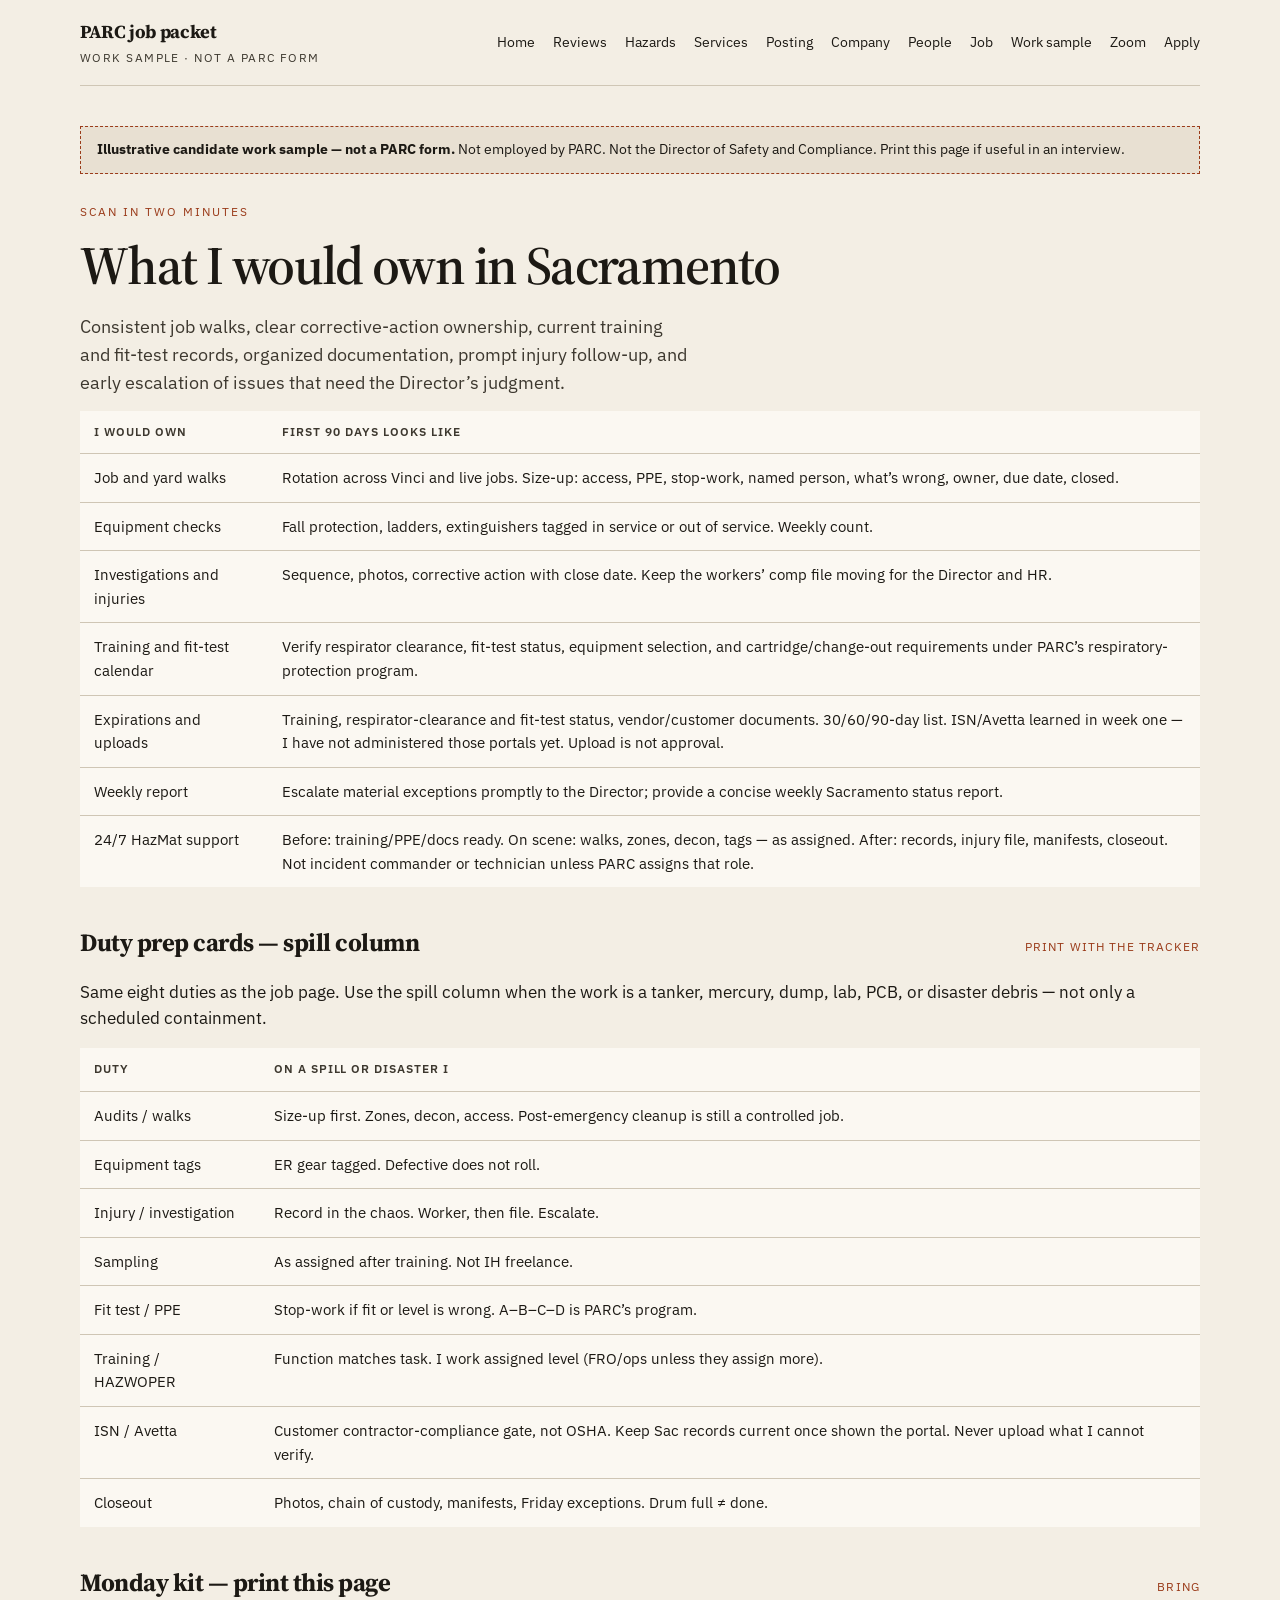
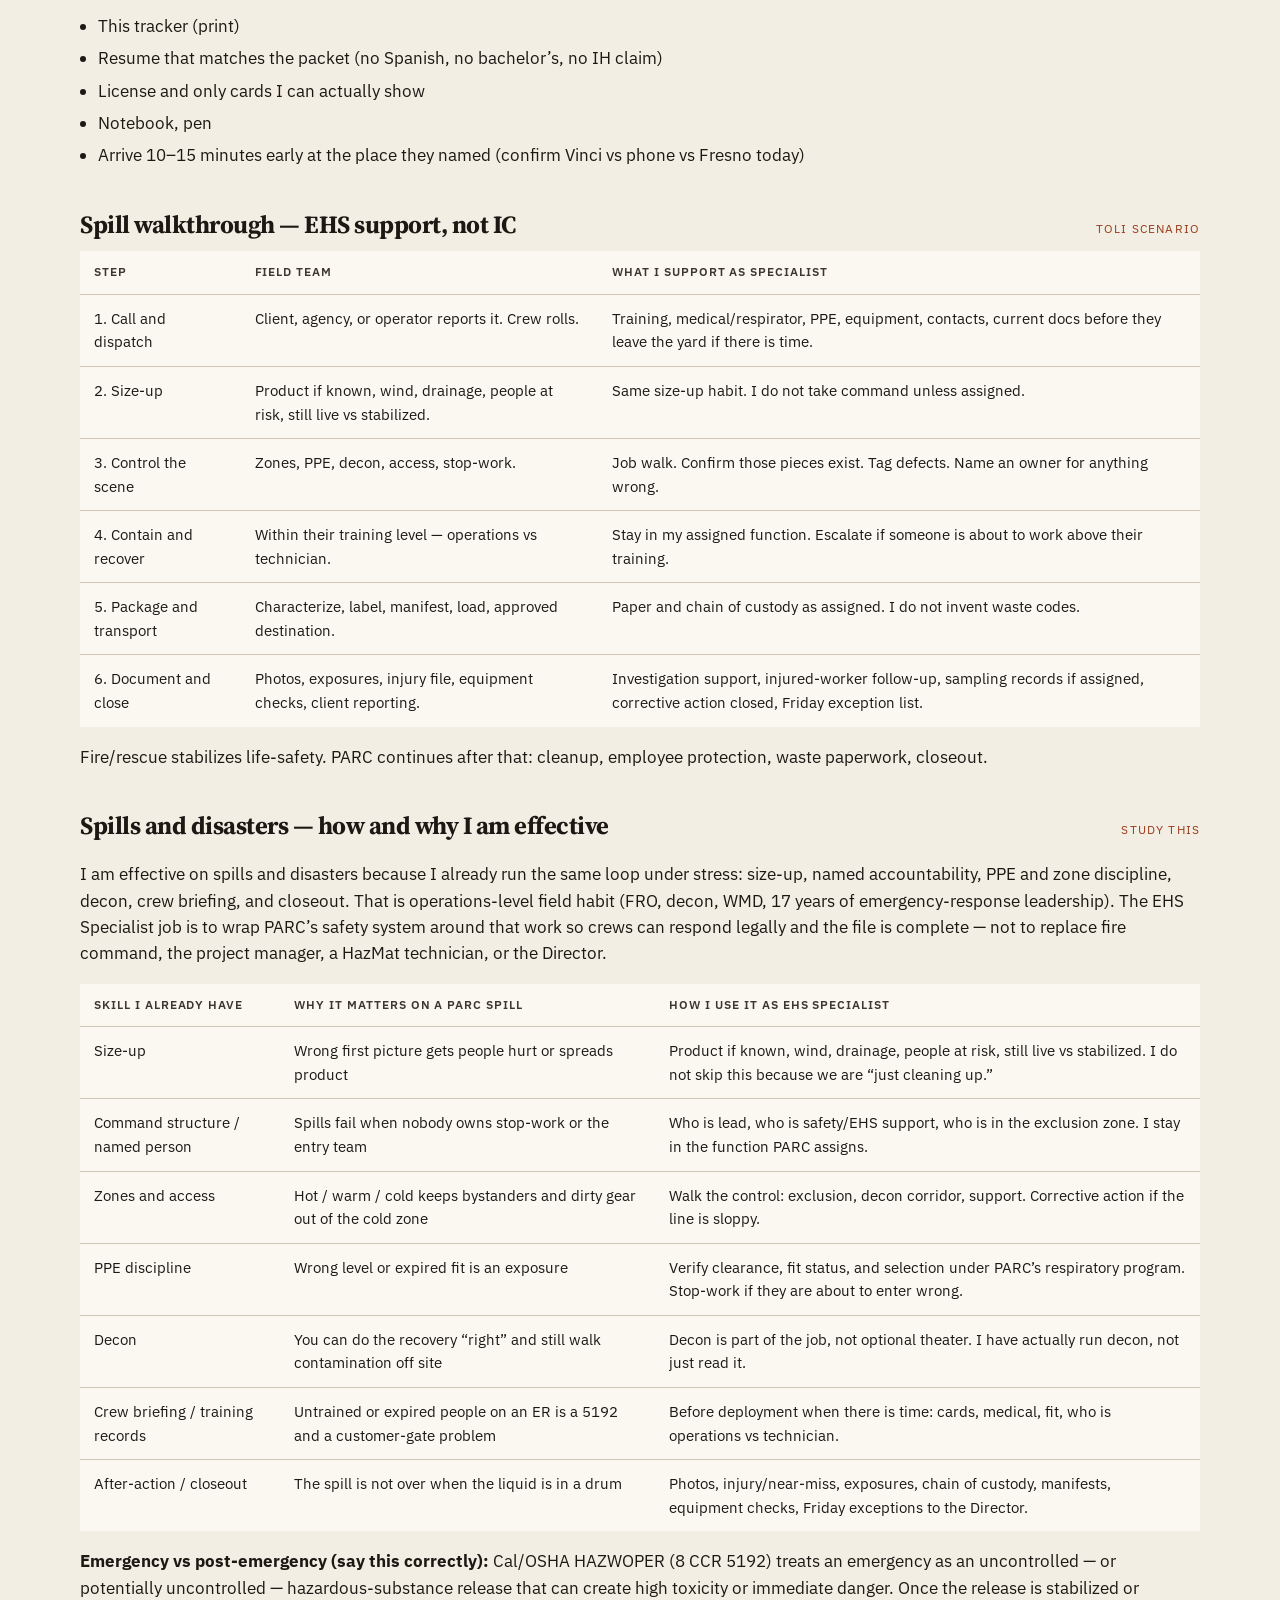
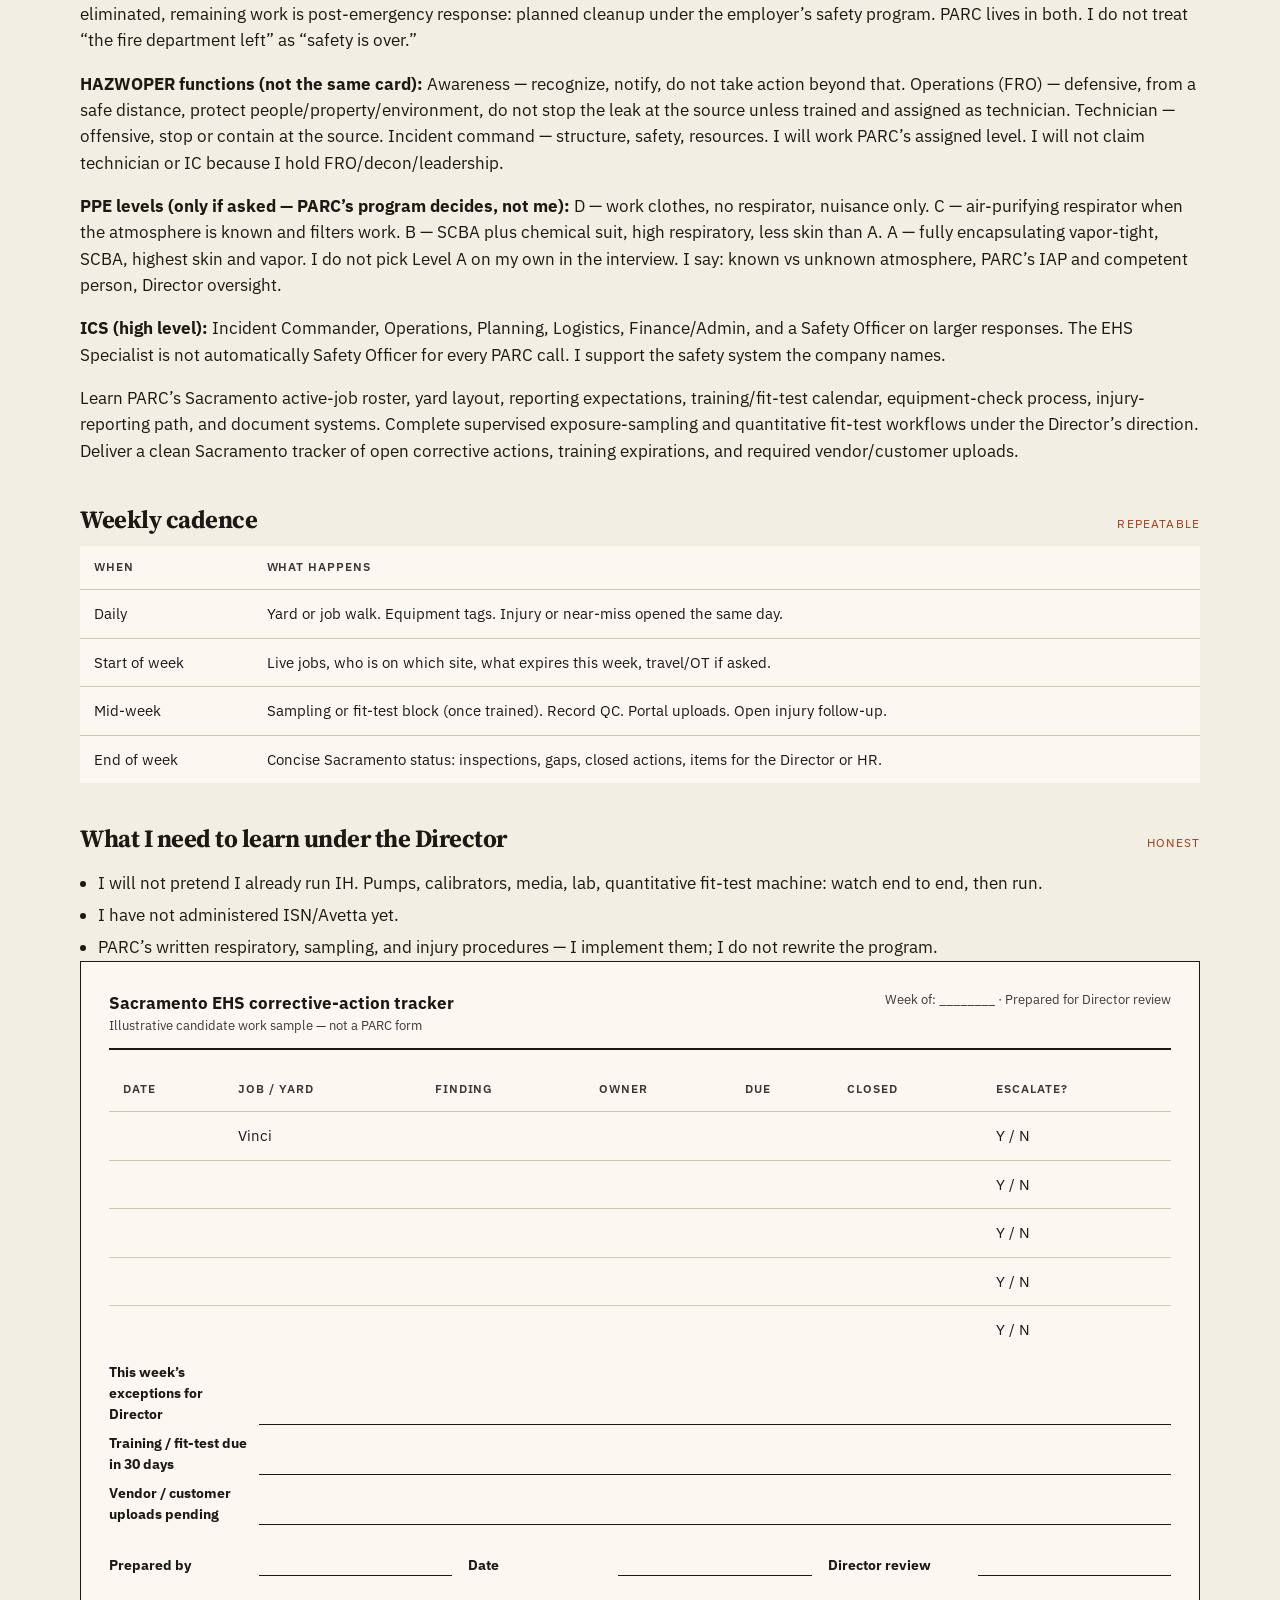
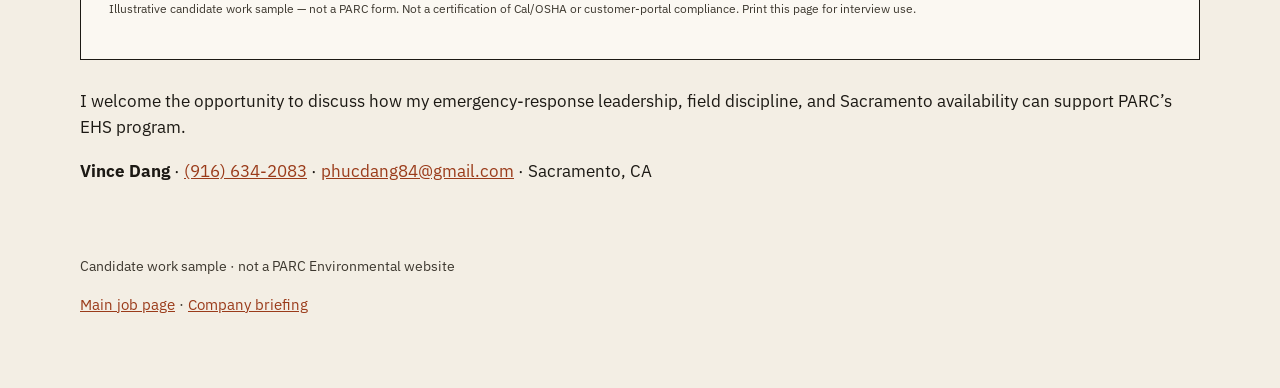
<file: parc-ehs-work-sample.html>
<!DOCTYPE html>
<html lang="en">
<head>
  <meta charset="UTF-8" />
  <meta name="viewport" content="width=device-width, initial-scale=1" />
  <meta name="robots" content="noindex, nofollow" />
  <title>Work sample · Sacramento EHS Specialist</title>
  <meta name="description" content="Illustrative Sacramento EHS work sample: what I would own, first 30 days, weekly cadence, corrective-action tracker. Not a PARC form." />
  <link rel="preconnect" href="https://fonts.googleapis.com" />
  <link rel="preconnect" href="https://fonts.gstatic.com" crossorigin />
  <link href="https://fonts.googleapis.com/css2?family=IBM+Plex+Sans:wght@400;600&family=Source+Serif+4:opsz,wght@8..60,600&display=swap" rel="stylesheet" />
  <link rel="stylesheet" href="styles.css" />
</head>
<body>
  <header class="wrap topbar">
    <a class="brand" href="index.html">
      <strong>PARC job packet</strong>
      <span>Work sample · not a PARC form</span>
    </a>
    <nav>
      <a href="index.html">Home</a>
      <a href="parc-reviews.html">Reviews</a>
      <a href="parc-hazards.html">Hazards</a>
      <a href="parc-services.html">Services</a>
      <a href="parc-job-posting.html">Posting</a>
      <a href="parc-company.html">Company</a>
      <a href="parc-people.html">People</a>
      <a href="parc-ehs-specialist.html">Job</a>
      <a href="parc-ehs-work-sample.html">Work sample</a>
      <a href="parc-zoom-prep.html">Zoom</a>
      <a href="parc-apply.html">Apply</a>
    </nav>
  </header>

  <main class="wrap" style="padding-top: 40px;">
    <p class="preview-banner">
      <strong>Illustrative candidate work sample — not a PARC form.</strong>
      Not employed by PARC. Not the Director of Safety and Compliance. Print this page if useful in an interview.
    </p>

    <p class="kicker">Scan in two minutes</p>
    <h1>What I would own in Sacramento</h1>
    <p class="lede">
      Consistent job walks, clear corrective-action ownership, current training and fit-test records, organized documentation, prompt injury follow-up, and early escalation of issues that need the Director’s judgment.
    </p>

    <table>
      <thead><tr><th>I would own</th><th>First 90 days looks like</th></tr></thead>
      <tbody>
        <tr><td>Job and yard walks</td><td>Rotation across Vinci and live jobs. Size-up: access, PPE, stop-work, named person, what’s wrong, owner, due date, closed.</td></tr>
        <tr><td>Equipment checks</td><td>Fall protection, ladders, extinguishers tagged in service or out of service. Weekly count.</td></tr>
        <tr><td>Investigations and injuries</td><td>Sequence, photos, corrective action with close date. Keep the workers’ comp file moving for the Director and HR.</td></tr>
        <tr><td>Training and fit-test calendar</td><td>Verify respirator clearance, fit-test status, equipment selection, and cartridge/change-out requirements under PARC’s respiratory-protection program.</td></tr>
        <tr><td>Expirations and uploads</td><td>Training, respirator-clearance and fit-test status, vendor/customer documents. 30/60/90-day list. ISN/Avetta learned in week one — I have not administered those portals yet. Upload is not approval.</td></tr>
        <tr><td>Weekly report</td><td>Escalate material exceptions promptly to the Director; provide a concise weekly Sacramento status report.</td></tr>
        <tr><td>24/7 HazMat support</td><td>Before: training/PPE/docs ready. On scene: walks, zones, decon, tags — as assigned. After: records, injury file, manifests, closeout. Not incident commander or technician unless PARC assigns that role.</td></tr>
      </tbody>
    </table>

    <div class="req-head"><h2>Duty prep cards — spill column</h2><span class="tag">Print with the tracker</span></div>
    <p>Same eight duties as the job page. Use the spill column when the work is a tanker, mercury, dump, lab, PCB, or disaster debris — not only a scheduled containment.</p>
    <table>
      <thead><tr><th>Duty</th><th>On a spill or disaster I</th></tr></thead>
      <tbody>
        <tr><td>Audits / walks</td><td>Size-up first. Zones, decon, access. Post-emergency cleanup is still a controlled job.</td></tr>
        <tr><td>Equipment tags</td><td>ER gear tagged. Defective does not roll.</td></tr>
        <tr><td>Injury / investigation</td><td>Record in the chaos. Worker, then file. Escalate.</td></tr>
        <tr><td>Sampling</td><td>As assigned after training. Not IH freelance.</td></tr>
        <tr><td>Fit test / PPE</td><td>Stop-work if fit or level is wrong. A–B–C–D is PARC’s program.</td></tr>
        <tr><td>Training / HAZWOPER</td><td>Function matches task. I work assigned level (FRO/ops unless they assign more).</td></tr>
        <tr><td>ISN / Avetta</td><td>Customer contractor-compliance gate, not OSHA. Keep Sac records current once shown the portal. Never upload what I cannot verify.</td></tr>
        <tr><td>Closeout</td><td>Photos, chain of custody, manifests, Friday exceptions. Drum full ≠ done.</td></tr>
      </tbody>
    </table>

    <div class="req-head"><h2>Monday kit — print this page</h2><span class="tag">Bring</span></div>
    <ul class="list">
      <li>This tracker (print)</li>
      <li>Resume that matches the packet (no Spanish, no bachelor’s, no IH claim)</li>
      <li>License and only cards I can actually show</li>
      <li>Notebook, pen</li>
      <li>Arrive 10–15 minutes early at the place they named (confirm Vinci vs phone vs Fresno today)</li>
    </ul>

    <div class="req-head"><h2>Spill walkthrough — EHS support, not IC</h2><span class="tag">Toli scenario</span></div>
    <table>
      <thead><tr><th>Step</th><th>Field team</th><th>What I support as Specialist</th></tr></thead>
      <tbody>
        <tr><td>1. Call and dispatch</td><td>Client, agency, or operator reports it. Crew rolls.</td><td>Training, medical/respirator, PPE, equipment, contacts, current docs before they leave the yard if there is time.</td></tr>
        <tr><td>2. Size-up</td><td>Product if known, wind, drainage, people at risk, still live vs stabilized.</td><td>Same size-up habit. I do not take command unless assigned.</td></tr>
        <tr><td>3. Control the scene</td><td>Zones, PPE, decon, access, stop-work.</td><td>Job walk. Confirm those pieces exist. Tag defects. Name an owner for anything wrong.</td></tr>
        <tr><td>4. Contain and recover</td><td>Within their training level — operations vs technician.</td><td>Stay in my assigned function. Escalate if someone is about to work above their training.</td></tr>
        <tr><td>5. Package and transport</td><td>Characterize, label, manifest, load, approved destination.</td><td>Paper and chain of custody as assigned. I do not invent waste codes.</td></tr>
        <tr><td>6. Document and close</td><td>Photos, exposures, injury file, equipment checks, client reporting.</td><td>Investigation support, injured-worker follow-up, sampling records if assigned, corrective action closed, Friday exception list.</td></tr>
      </tbody>
    </table>
    <p>Fire/rescue stabilizes life-safety. PARC continues after that: cleanup, employee protection, waste paperwork, closeout.</p>

    <div class="req-head"><h2>Spills and disasters — how and why I am effective</h2><span class="tag">Study this</span></div>
    <p>
      I am effective on spills and disasters because I already run the same loop under stress: size-up, named accountability, PPE and zone discipline, decon, crew briefing, and closeout. That is operations-level field habit (FRO, decon, WMD, 17 years of emergency-response leadership). The EHS Specialist job is to wrap PARC’s safety system around that work so crews can respond legally and the file is complete — not to replace fire command, the project manager, a HazMat technician, or the Director.
    </p>
    <table>
      <thead><tr><th>Skill I already have</th><th>Why it matters on a PARC spill</th><th>How I use it as EHS Specialist</th></tr></thead>
      <tbody>
        <tr><td>Size-up</td><td>Wrong first picture gets people hurt or spreads product</td><td>Product if known, wind, drainage, people at risk, still live vs stabilized. I do not skip this because we are “just cleaning up.”</td></tr>
        <tr><td>Command structure / named person</td><td>Spills fail when nobody owns stop-work or the entry team</td><td>Who is lead, who is safety/EHS support, who is in the exclusion zone. I stay in the function PARC assigns.</td></tr>
        <tr><td>Zones and access</td><td>Hot / warm / cold keeps bystanders and dirty gear out of the cold zone</td><td>Walk the control: exclusion, decon corridor, support. Corrective action if the line is sloppy.</td></tr>
        <tr><td>PPE discipline</td><td>Wrong level or expired fit is an exposure</td><td>Verify clearance, fit status, and selection under PARC’s respiratory program. Stop-work if they are about to enter wrong.</td></tr>
        <tr><td>Decon</td><td>You can do the recovery “right” and still walk contamination off site</td><td>Decon is part of the job, not optional theater. I have actually run decon, not just read it.</td></tr>
        <tr><td>Crew briefing / training records</td><td>Untrained or expired people on an ER is a 5192 and a customer-gate problem</td><td>Before deployment when there is time: cards, medical, fit, who is operations vs technician.</td></tr>
        <tr><td>After-action / closeout</td><td>The spill is not over when the liquid is in a drum</td><td>Photos, injury/near-miss, exposures, chain of custody, manifests, equipment checks, Friday exceptions to the Director.</td></tr>
      </tbody>
    </table>

    <p><strong>Emergency vs post-emergency (say this correctly):</strong> Cal/OSHA HAZWOPER (8 CCR 5192) treats an emergency as an uncontrolled — or potentially uncontrolled — hazardous-substance release that can create high toxicity or immediate danger. Once the release is stabilized or eliminated, remaining work is post-emergency response: planned cleanup under the employer’s safety program. PARC lives in both. I do not treat “the fire department left” as “safety is over.”</p>

    <p><strong>HAZWOPER functions (not the same card):</strong> Awareness — recognize, notify, do not take action beyond that. Operations (FRO) — defensive, from a safe distance, protect people/property/environment, do not stop the leak at the source unless trained and assigned as technician. Technician — offensive, stop or contain at the source. Incident command — structure, safety, resources. I will work PARC’s assigned level. I will not claim technician or IC because I hold FRO/decon/leadership.</p>

    <p><strong>PPE levels (only if asked — PARC’s program decides, not me):</strong> D — work clothes, no respirator, nuisance only. C — air-purifying respirator when the atmosphere is known and filters work. B — SCBA plus chemical suit, high respiratory, less skin than A. A — fully encapsulating vapor-tight, SCBA, highest skin and vapor. I do not pick Level A on my own in the interview. I say: known vs unknown atmosphere, PARC’s IAP and competent person, Director oversight.</p>

    <p><strong>ICS (high level):</strong> Incident Commander, Operations, Planning, Logistics, Finance/Admin, and a Safety Officer on larger responses. The EHS Specialist is not automatically Safety Officer for every PARC call. I support the safety system the company names.</p>
    <p>
      Learn PARC’s Sacramento active-job roster, yard layout, reporting expectations, training/fit-test calendar, equipment-check process, injury-reporting path, and document systems. Complete supervised exposure-sampling and quantitative fit-test workflows under the Director’s direction. Deliver a clean Sacramento tracker of open corrective actions, training expirations, and required vendor/customer uploads.
    </p>

    <div class="req-head"><h2>Weekly cadence</h2><span class="tag">Repeatable</span></div>
    <table>
      <thead><tr><th>When</th><th>What happens</th></tr></thead>
      <tbody>
        <tr><td>Daily</td><td>Yard or job walk. Equipment tags. Injury or near-miss opened the same day.</td></tr>
        <tr><td>Start of week</td><td>Live jobs, who is on which site, what expires this week, travel/OT if asked.</td></tr>
        <tr><td>Mid-week</td><td>Sampling or fit-test block (once trained). Record QC. Portal uploads. Open injury follow-up.</td></tr>
        <tr><td>End of week</td><td>Concise Sacramento status: inspections, gaps, closed actions, items for the Director or HR.</td></tr>
      </tbody>
    </table>

    <div class="req-head"><h2>What I need to learn under the Director</h2><span class="tag">Honest</span></div>
    <ul class="list">
      <li>I will not pretend I already run IH. Pumps, calibrators, media, lab, quantitative fit-test machine: watch end to end, then run.</li>
      <li>I have not administered ISN/Avetta yet.</li>
      <li>PARC’s written respiratory, sampling, and injury procedures — I implement them; I do not rewrite the program.</li>
    </ul>

    <article class="form-sheet" id="tracker">
      <header>
        <div>
          <strong>Sacramento EHS corrective-action tracker</strong>
          <div class="form-meta">Illustrative candidate work sample — not a PARC form</div>
        </div>
        <div class="form-meta">Week of: ________ · Prepared for Director review</div>
      </header>
      <table>
        <thead>
          <tr>
            <th>Date</th>
            <th>Job / yard</th>
            <th>Finding</th>
            <th>Owner</th>
            <th>Due</th>
            <th>Closed</th>
            <th>Escalate?</th>
          </tr>
        </thead>
        <tbody>
          <tr><td></td><td>Vinci</td><td></td><td></td><td></td><td></td><td>Y / N</td></tr>
          <tr><td></td><td></td><td></td><td></td><td></td><td></td><td>Y / N</td></tr>
          <tr><td></td><td></td><td></td><td></td><td></td><td></td><td>Y / N</td></tr>
          <tr><td></td><td></td><td></td><td></td><td></td><td></td><td>Y / N</td></tr>
          <tr><td></td><td></td><td></td><td></td><td></td><td></td><td>Y / N</td></tr>
        </tbody>
      </table>
      <div class="line"><b>This week’s exceptions for Director</b><span></span></div>
      <div class="line"><b>Training / fit-test due in 30 days</b><span></span></div>
      <div class="line"><b>Vendor / customer uploads pending</b><span></span></div>
      <div class="sign-row">
        <div class="line"><b>Prepared by</b><span></span></div>
        <div class="line"><b>Date</b><span></span></div>
        <div class="line"><b>Director review</b><span></span></div>
      </div>
      <p class="fine">Illustrative candidate work sample — not a PARC form. Not a certification of Cal/OSHA or customer-portal compliance. Print this page for interview use.</p>
    </article>

    <p>
      I welcome the opportunity to discuss how my emergency-response leadership, field discipline, and Sacramento availability can support PARC’s EHS program.
    </p>
    <p><strong>Vince Dang</strong> · <a href="tel:9166342083">(916) 634-2083</a> · <a href="mailto:phucdang84@gmail.com">phucdang84@gmail.com</a> · Sacramento, CA</p>
  </main>

  <footer class="wrap">
    <p>Candidate work sample · not a PARC Environmental website</p>
    <p class="muted"><a href="parc-ehs-specialist.html">Main job page</a> · <a href="parc-company.html">Company briefing</a></p>
  </footer>
</body>
</html>
</file>
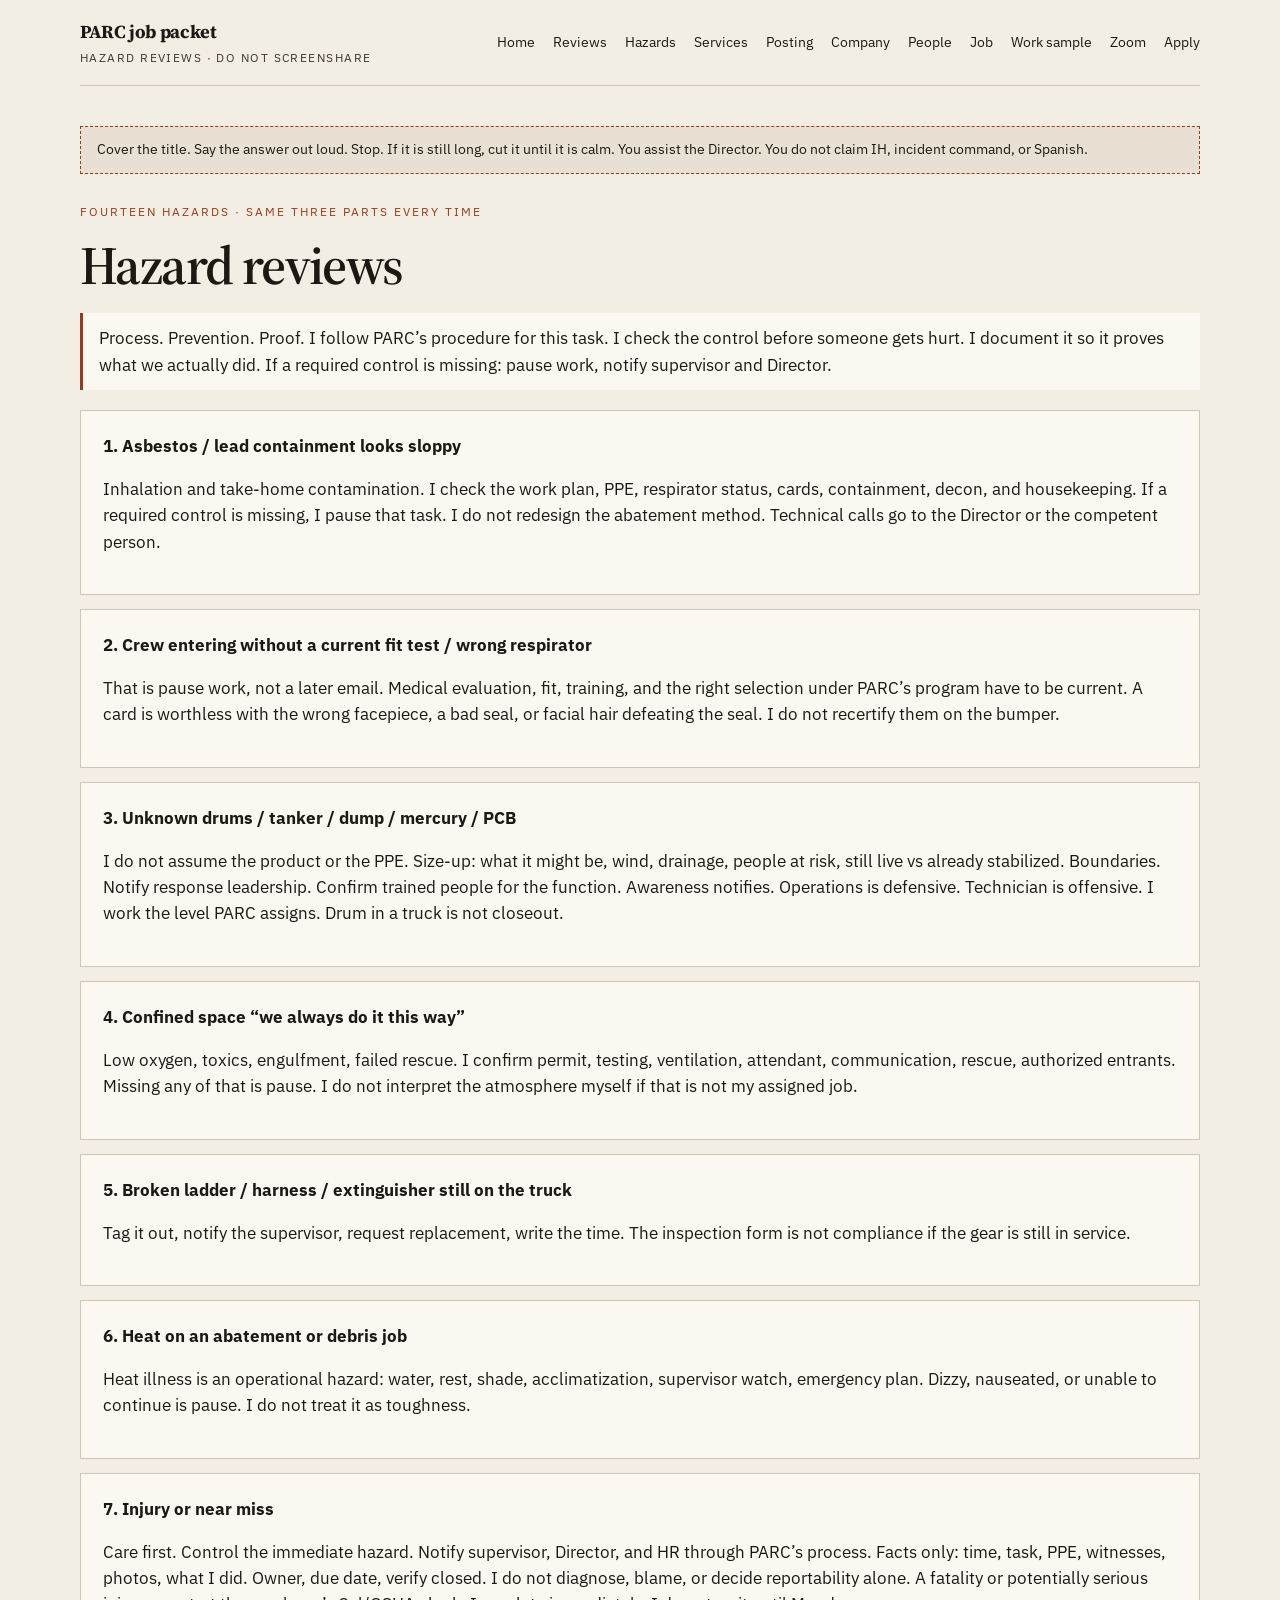
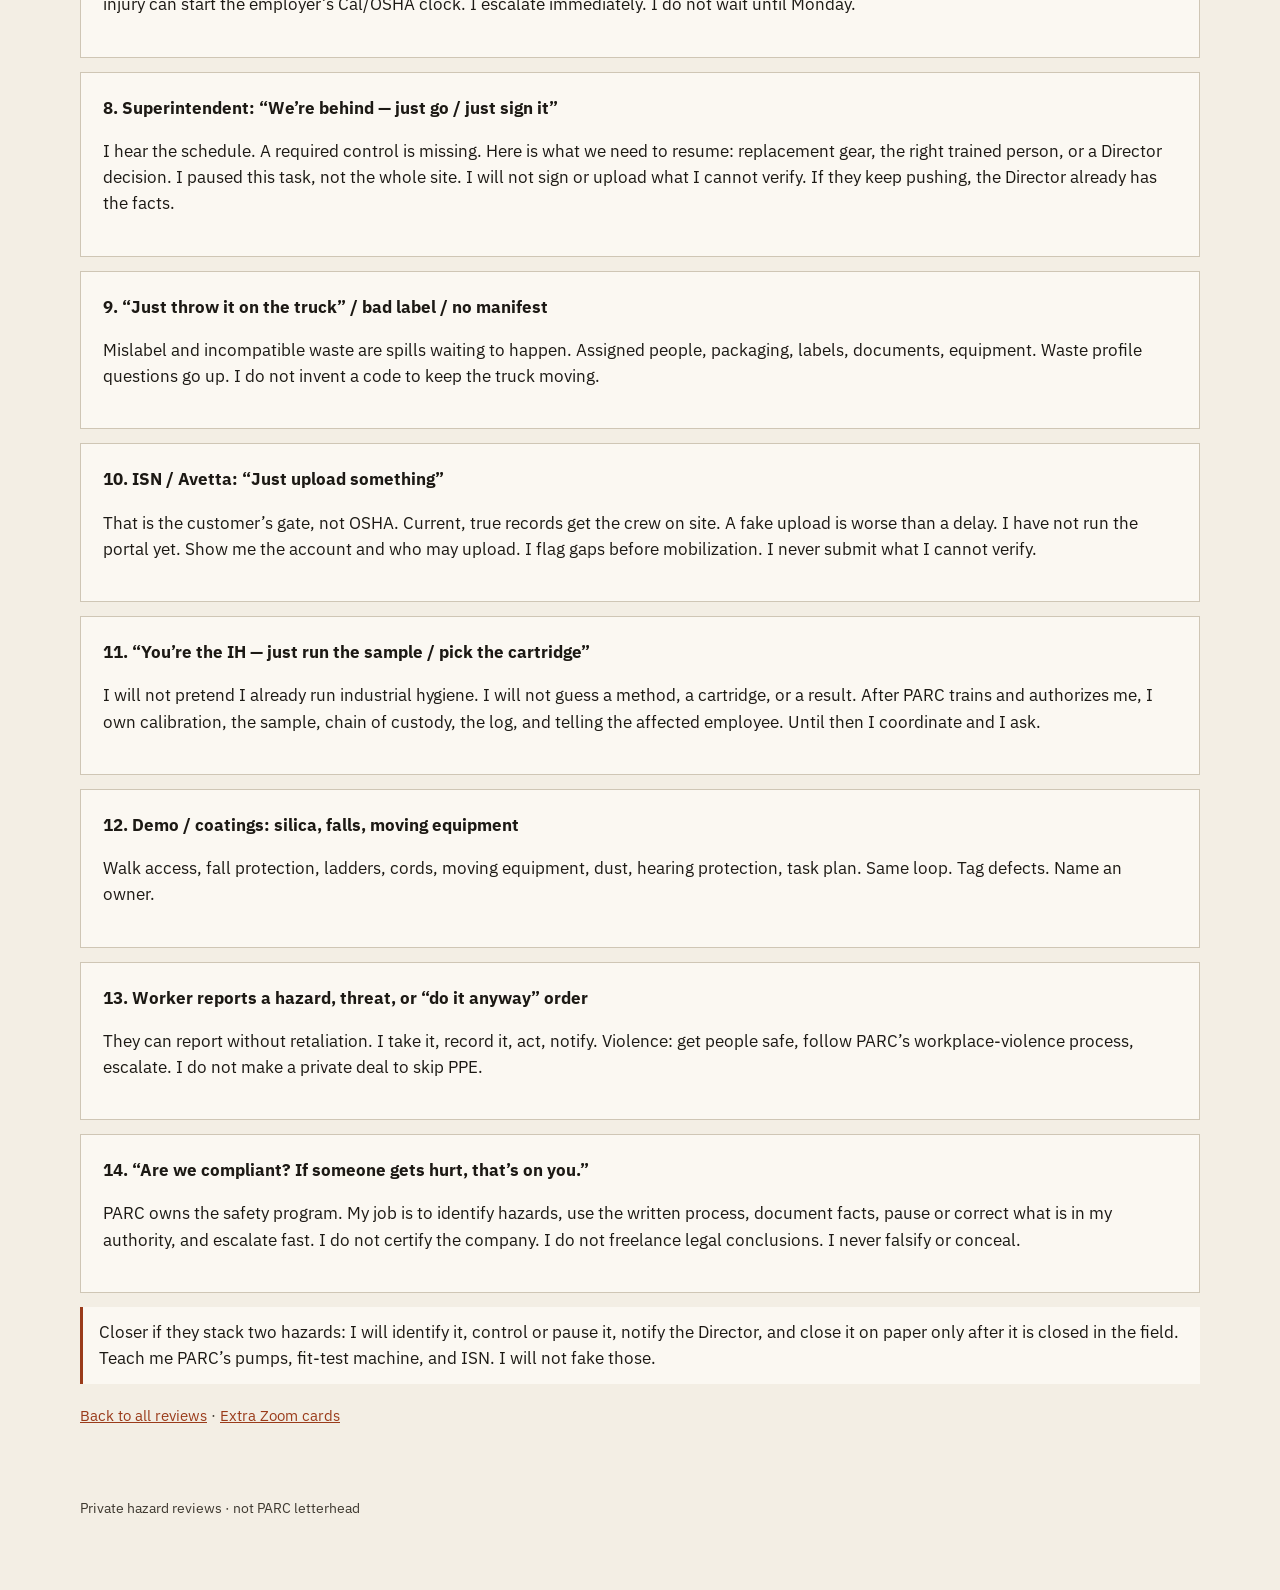
<file: parc-hazards.html>
<!DOCTYPE html>
<html lang="en">
<head>
  <meta charset="UTF-8" />
  <meta name="viewport" content="width=device-width, initial-scale=1" />
  <meta name="robots" content="noindex, nofollow" />
  <title>Hazard reviews · Vince Dang · PARC EHS</title>
  <meta name="description" content="Spoken hazard answers for PARC Sacramento EHS Specialist. Do not screenshare." />
  <link rel="preconnect" href="https://fonts.googleapis.com" />
  <link rel="preconnect" href="https://fonts.gstatic.com" crossorigin />
  <link href="https://fonts.googleapis.com/css2?family=IBM+Plex+Sans:wght@400;600&family=Source+Serif+4:opsz,wght@8..60,600&display=swap" rel="stylesheet" />
  <link rel="stylesheet" href="styles.css" />
</head>
<body>
  <header class="wrap topbar">
    <a class="brand" href="index.html">
      <strong>PARC job packet</strong>
      <span>Hazard reviews · do not screenshare</span>
    </a>
    <nav>
      <a href="index.html">Home</a>
      <a href="parc-reviews.html">Reviews</a>
      <a href="parc-hazards.html">Hazards</a>
      <a href="parc-services.html">Services</a>
      <a href="parc-job-posting.html">Posting</a>
      <a href="parc-company.html">Company</a>
      <a href="parc-people.html">People</a>
      <a href="parc-ehs-specialist.html">Job</a>
      <a href="parc-ehs-work-sample.html">Work sample</a>
      <a href="parc-zoom-prep.html">Zoom</a>
      <a href="parc-apply.html">Apply</a>
    </nav>
  </header>

  <main class="wrap" style="padding-top: 40px;">
    <p class="preview-banner">
      Cover the title. Say the answer out loud. Stop. If it is still long, cut it until it is calm. You assist the Director. You do not claim IH, incident command, or Spanish.
    </p>

    <p class="kicker">Fourteen hazards · same three parts every time</p>
    <h1>Hazard reviews</h1>
    <p class="principle">
      Process. Prevention. Proof. I follow PARC’s procedure for this task. I check the control before someone gets hurt. I document it so it proves what we actually did. If a required control is missing: pause work, notify supervisor and Director.
    </p>

    <article class="card" style="margin-bottom: 14px;">
      <h3>1. Asbestos / lead containment looks sloppy</h3>
      <p>Inhalation and take-home contamination. I check the work plan, PPE, respirator status, cards, containment, decon, and housekeeping. If a required control is missing, I pause that task. I do not redesign the abatement method. Technical calls go to the Director or the competent person.</p>
    </article>
    <article class="card" style="margin-bottom: 14px;">
      <h3>2. Crew entering without a current fit test / wrong respirator</h3>
      <p>That is pause work, not a later email. Medical evaluation, fit, training, and the right selection under PARC’s program have to be current. A card is worthless with the wrong facepiece, a bad seal, or facial hair defeating the seal. I do not recertify them on the bumper.</p>
    </article>
    <article class="card" style="margin-bottom: 14px;">
      <h3>3. Unknown drums / tanker / dump / mercury / PCB</h3>
      <p>I do not assume the product or the PPE. Size-up: what it might be, wind, drainage, people at risk, still live vs already stabilized. Boundaries. Notify response leadership. Confirm trained people for the function. Awareness notifies. Operations is defensive. Technician is offensive. I work the level PARC assigns. Drum in a truck is not closeout.</p>
    </article>
    <article class="card" style="margin-bottom: 14px;">
      <h3>4. Confined space “we always do it this way”</h3>
      <p>Low oxygen, toxics, engulfment, failed rescue. I confirm permit, testing, ventilation, attendant, communication, rescue, authorized entrants. Missing any of that is pause. I do not interpret the atmosphere myself if that is not my assigned job.</p>
    </article>
    <article class="card" style="margin-bottom: 14px;">
      <h3>5. Broken ladder / harness / extinguisher still on the truck</h3>
      <p>Tag it out, notify the supervisor, request replacement, write the time. The inspection form is not compliance if the gear is still in service.</p>
    </article>
    <article class="card" style="margin-bottom: 14px;">
      <h3>6. Heat on an abatement or debris job</h3>
      <p>Heat illness is an operational hazard: water, rest, shade, acclimatization, supervisor watch, emergency plan. Dizzy, nauseated, or unable to continue is pause. I do not treat it as toughness.</p>
    </article>
    <article class="card" style="margin-bottom: 14px;">
      <h3>7. Injury or near miss</h3>
      <p>Care first. Control the immediate hazard. Notify supervisor, Director, and HR through PARC’s process. Facts only: time, task, PPE, witnesses, photos, what I did. Owner, due date, verify closed. I do not diagnose, blame, or decide reportability alone. A fatality or potentially serious injury can start the employer’s Cal/OSHA clock. I escalate immediately. I do not wait until Monday.</p>
    </article>
    <article class="card" style="margin-bottom: 14px;">
      <h3>8. Superintendent: “We’re behind — just go / just sign it”</h3>
      <p>I hear the schedule. A required control is missing. Here is what we need to resume: replacement gear, the right trained person, or a Director decision. I paused this task, not the whole site. I will not sign or upload what I cannot verify. If they keep pushing, the Director already has the facts.</p>
    </article>
    <article class="card" style="margin-bottom: 14px;">
      <h3>9. “Just throw it on the truck” / bad label / no manifest</h3>
      <p>Mislabel and incompatible waste are spills waiting to happen. Assigned people, packaging, labels, documents, equipment. Waste profile questions go up. I do not invent a code to keep the truck moving.</p>
    </article>
    <article class="card" style="margin-bottom: 14px;">
      <h3>10. ISN / Avetta: “Just upload something”</h3>
      <p>That is the customer’s gate, not OSHA. Current, true records get the crew on site. A fake upload is worse than a delay. I have not run the portal yet. Show me the account and who may upload. I flag gaps before mobilization. I never submit what I cannot verify.</p>
    </article>
    <article class="card" style="margin-bottom: 14px;">
      <h3>11. “You’re the IH — just run the sample / pick the cartridge”</h3>
      <p>I will not pretend I already run industrial hygiene. I will not guess a method, a cartridge, or a result. After PARC trains and authorizes me, I own calibration, the sample, chain of custody, the log, and telling the affected employee. Until then I coordinate and I ask.</p>
    </article>
    <article class="card" style="margin-bottom: 14px;">
      <h3>12. Demo / coatings: silica, falls, moving equipment</h3>
      <p>Walk access, fall protection, ladders, cords, moving equipment, dust, hearing protection, task plan. Same loop. Tag defects. Name an owner.</p>
    </article>
    <article class="card" style="margin-bottom: 14px;">
      <h3>13. Worker reports a hazard, threat, or “do it anyway” order</h3>
      <p>They can report without retaliation. I take it, record it, act, notify. Violence: get people safe, follow PARC’s workplace-violence process, escalate. I do not make a private deal to skip PPE.</p>
    </article>
    <article class="card" style="margin-bottom: 14px;">
      <h3>14. “Are we compliant? If someone gets hurt, that’s on you.”</h3>
      <p>PARC owns the safety program. My job is to identify hazards, use the written process, document facts, pause or correct what is in my authority, and escalate fast. I do not certify the company. I do not freelance legal conclusions. I never falsify or conceal.</p>
    </article>

    <p class="principle">
      Closer if they stack two hazards: I will identify it, control or pause it, notify the Director, and close it on paper only after it is closed in the field. Teach me PARC’s pumps, fit-test machine, and ISN. I will not fake those.
    </p>
    <p class="muted"><a href="parc-reviews.html">Back to all reviews</a> · <a href="parc-zoom-prep.html">Extra Zoom cards</a></p>
  </main>
  <footer class="wrap">
    <p>Private hazard reviews · not PARC letterhead</p>
  </footer>
</body>
</html>
</file>
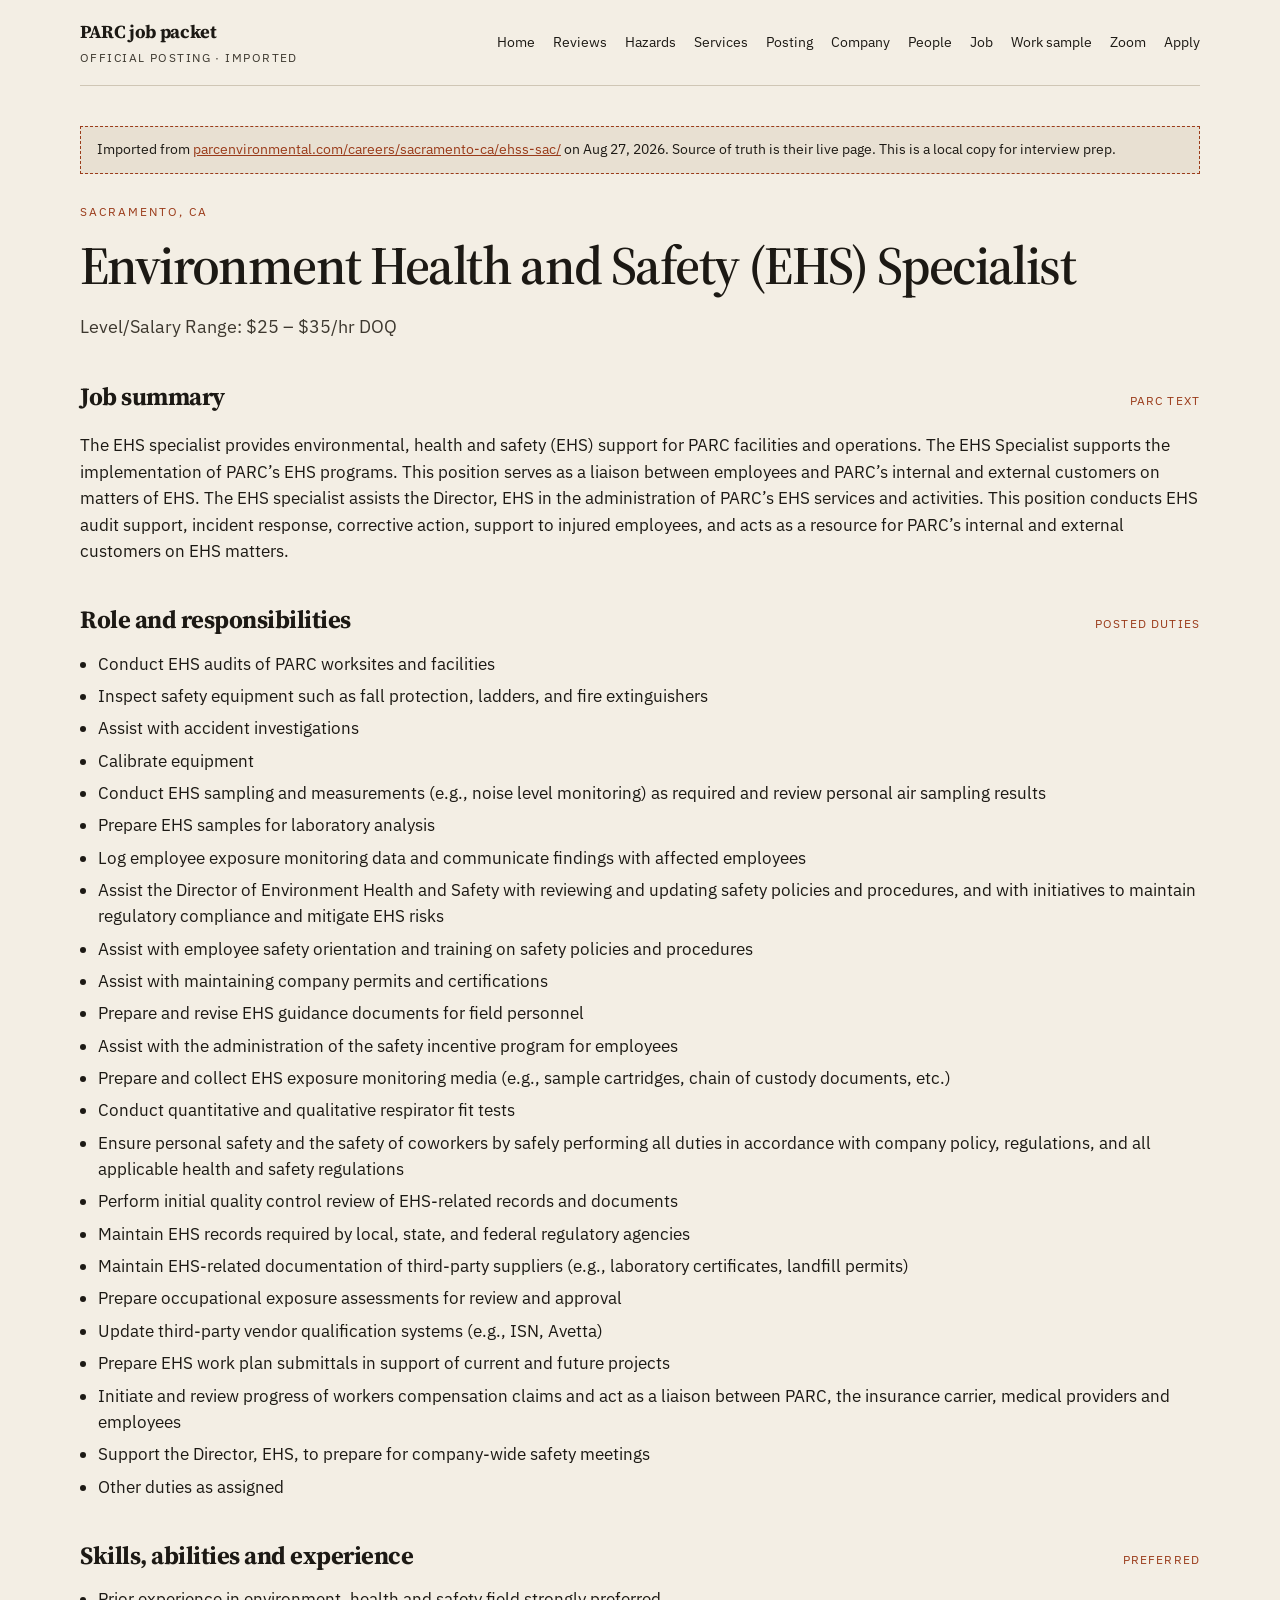
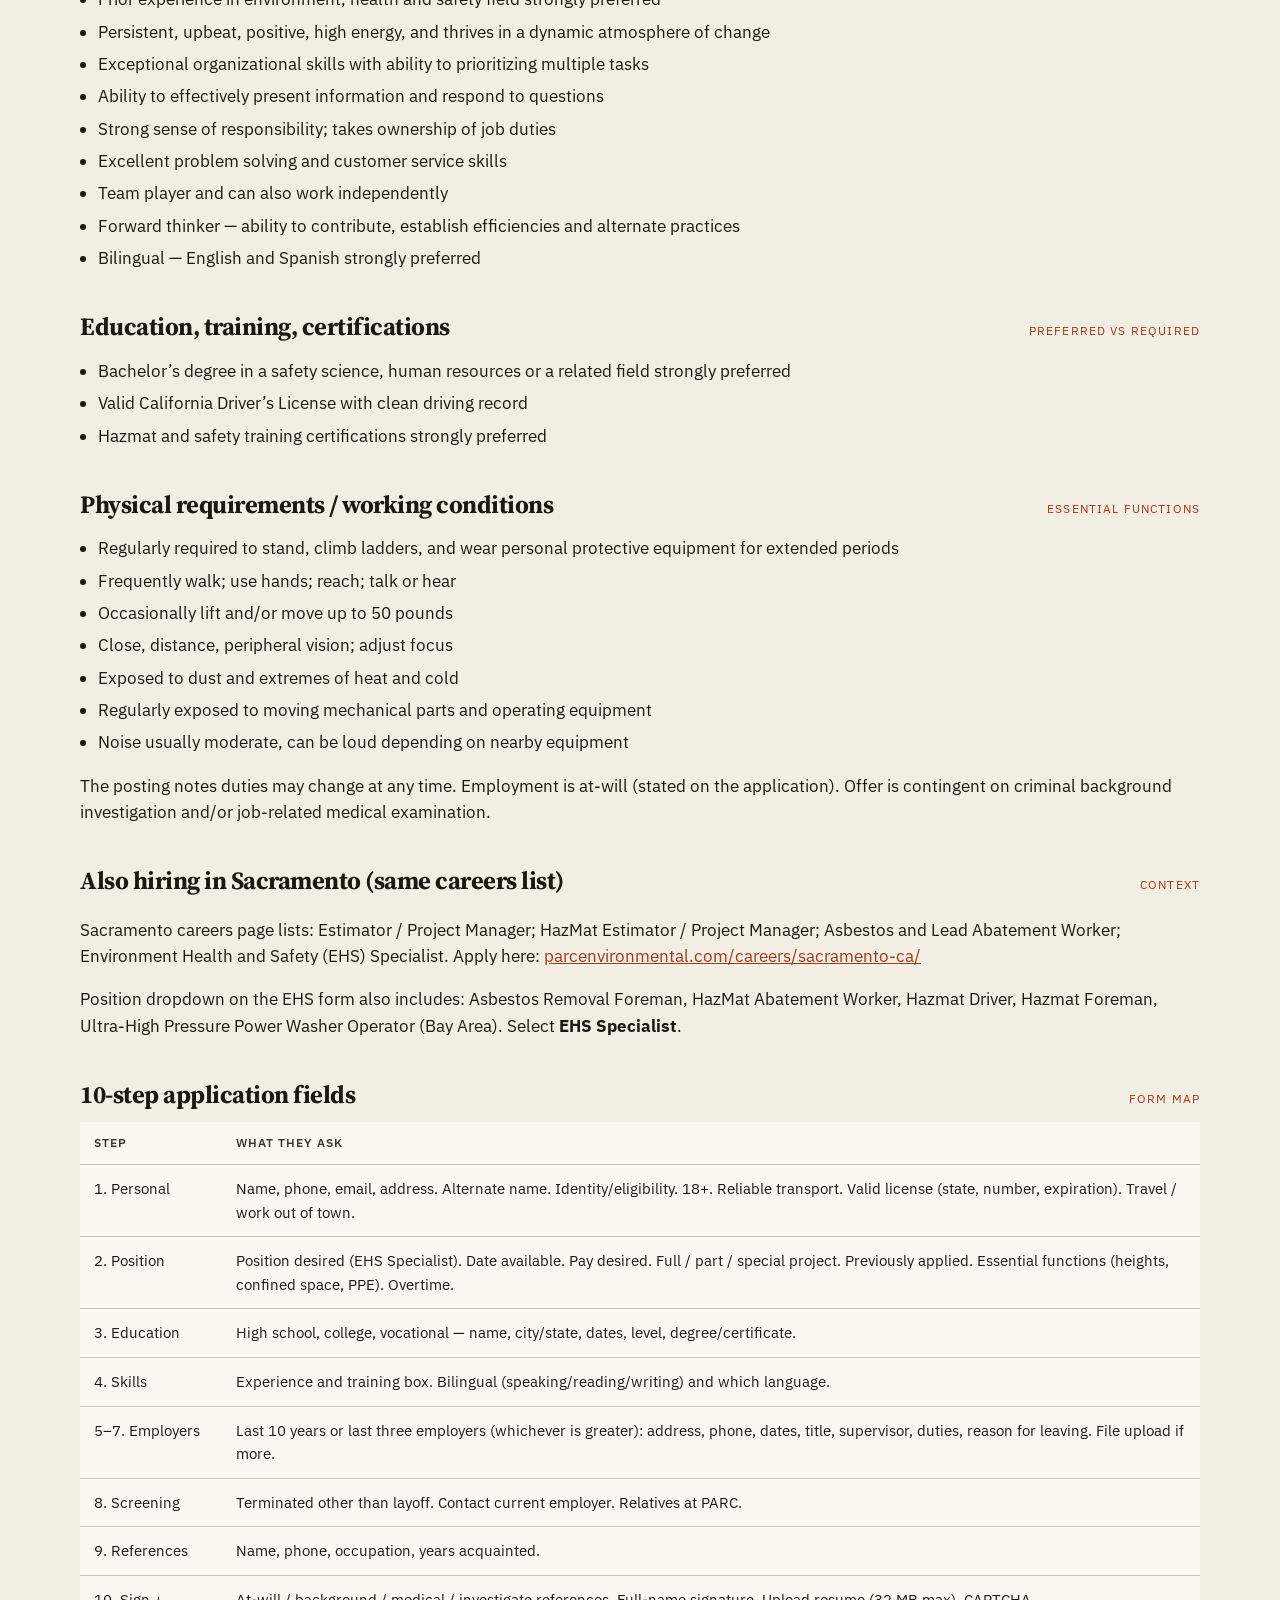
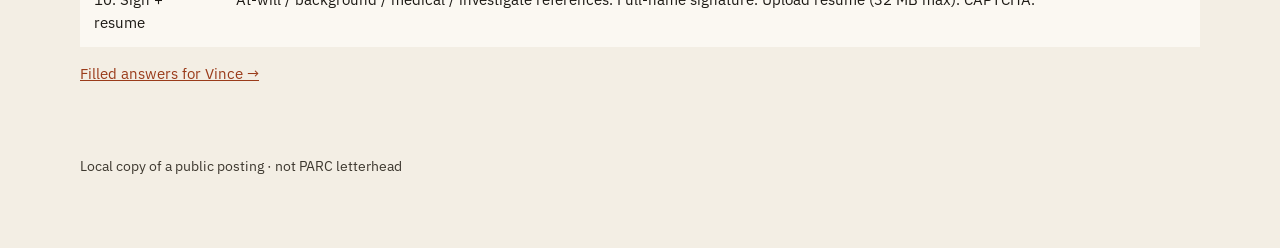
<file: parc-job-posting.html>
<!DOCTYPE html>
<html lang="en">
<head>
  <meta charset="UTF-8" />
  <meta name="viewport" content="width=device-width, initial-scale=1" />
  <meta name="robots" content="noindex, nofollow" />
  <title>PARC EHS Specialist posting · imported</title>
  <meta name="description" content="Full Sacramento EHS Specialist posting and 10-step application fields imported from PARC’s careers page." />
  <link rel="preconnect" href="https://fonts.googleapis.com" />
  <link rel="preconnect" href="https://fonts.gstatic.com" crossorigin />
  <link href="https://fonts.googleapis.com/css2?family=IBM+Plex+Sans:wght@400;600&family=Source+Serif+4:opsz,wght@8..60,600&display=swap" rel="stylesheet" />
  <link rel="stylesheet" href="styles.css" />
</head>
<body>
  <header class="wrap topbar">
    <a class="brand" href="index.html">
      <strong>PARC job packet</strong>
      <span>Official posting · imported</span>
    </a>
    <nav>
      <a href="index.html">Home</a>
      <a href="parc-reviews.html">Reviews</a>
      <a href="parc-hazards.html">Hazards</a>
      <a href="parc-services.html">Services</a>
      <a href="parc-job-posting.html">Posting</a>
      <a href="parc-company.html">Company</a>
      <a href="parc-people.html">People</a>
      <a href="parc-ehs-specialist.html">Job</a>
      <a href="parc-ehs-work-sample.html">Work sample</a>
      <a href="parc-zoom-prep.html">Zoom</a>
      <a href="parc-apply.html">Apply</a>
    </nav>
  </header>

  <main class="wrap" style="padding-top: 40px;">
    <p class="preview-banner">
      Imported from
      <a href="https://www.parcenvironmental.com/careers/sacramento-ca/ehss-sac/">parcenvironmental.com/careers/sacramento-ca/ehss-sac/</a>
      on Aug 27, 2026. Source of truth is their live page. This is a local copy for interview prep.
    </p>

    <p class="kicker">Sacramento, CA</p>
    <h1>Environment Health and Safety (EHS) Specialist</h1>
    <p class="lede">Level/Salary Range: $25 – $35/hr DOQ</p>

    <div class="req-head"><h2>Job summary</h2><span class="tag">PARC text</span></div>
    <p>
      The EHS specialist provides environmental, health and safety (EHS) support for PARC facilities and operations. The EHS Specialist supports the implementation of PARC’s EHS programs. This position serves as a liaison between employees and PARC’s internal and external customers on matters of EHS. The EHS specialist assists the Director, EHS in the administration of PARC’s EHS services and activities. This position conducts EHS audit support, incident response, corrective action, support to injured employees, and acts as a resource for PARC’s internal and external customers on EHS matters.
    </p>

    <div class="req-head"><h2>Role and responsibilities</h2><span class="tag">Posted duties</span></div>
    <ul class="list">
      <li>Conduct EHS audits of PARC worksites and facilities</li>
      <li>Inspect safety equipment such as fall protection, ladders, and fire extinguishers</li>
      <li>Assist with accident investigations</li>
      <li>Calibrate equipment</li>
      <li>Conduct EHS sampling and measurements (e.g., noise level monitoring) as required and review personal air sampling results</li>
      <li>Prepare EHS samples for laboratory analysis</li>
      <li>Log employee exposure monitoring data and communicate findings with affected employees</li>
      <li>Assist the Director of Environment Health and Safety with reviewing and updating safety policies and procedures, and with initiatives to maintain regulatory compliance and mitigate EHS risks</li>
      <li>Assist with employee safety orientation and training on safety policies and procedures</li>
      <li>Assist with maintaining company permits and certifications</li>
      <li>Prepare and revise EHS guidance documents for field personnel</li>
      <li>Assist with the administration of the safety incentive program for employees</li>
      <li>Prepare and collect EHS exposure monitoring media (e.g., sample cartridges, chain of custody documents, etc.)</li>
      <li>Conduct quantitative and qualitative respirator fit tests</li>
      <li>Ensure personal safety and the safety of coworkers by safely performing all duties in accordance with company policy, regulations, and all applicable health and safety regulations</li>
      <li>Perform initial quality control review of EHS-related records and documents</li>
      <li>Maintain EHS records required by local, state, and federal regulatory agencies</li>
      <li>Maintain EHS-related documentation of third-party suppliers (e.g., laboratory certificates, landfill permits)</li>
      <li>Prepare occupational exposure assessments for review and approval</li>
      <li>Update third-party vendor qualification systems (e.g., ISN, Avetta)</li>
      <li>Prepare EHS work plan submittals in support of current and future projects</li>
      <li>Initiate and review progress of workers compensation claims and act as a liaison between PARC, the insurance carrier, medical providers and employees</li>
      <li>Support the Director, EHS, to prepare for company-wide safety meetings</li>
      <li>Other duties as assigned</li>
    </ul>

    <div class="req-head"><h2>Skills, abilities and experience</h2><span class="tag">Preferred</span></div>
    <ul class="list">
      <li>Prior experience in environment, health and safety field strongly preferred</li>
      <li>Persistent, upbeat, positive, high energy, and thrives in a dynamic atmosphere of change</li>
      <li>Exceptional organizational skills with ability to prioritizing multiple tasks</li>
      <li>Ability to effectively present information and respond to questions</li>
      <li>Strong sense of responsibility; takes ownership of job duties</li>
      <li>Excellent problem solving and customer service skills</li>
      <li>Team player and can also work independently</li>
      <li>Forward thinker — ability to contribute, establish efficiencies and alternate practices</li>
      <li>Bilingual — English and Spanish strongly preferred</li>
    </ul>

    <div class="req-head"><h2>Education, training, certifications</h2><span class="tag">Preferred vs required</span></div>
    <ul class="list">
      <li>Bachelor’s degree in a safety science, human resources or a related field strongly preferred</li>
      <li>Valid California Driver’s License with clean driving record</li>
      <li>Hazmat and safety training certifications strongly preferred</li>
    </ul>

    <div class="req-head"><h2>Physical requirements / working conditions</h2><span class="tag">Essential functions</span></div>
    <ul class="list">
      <li>Regularly required to stand, climb ladders, and wear personal protective equipment for extended periods</li>
      <li>Frequently walk; use hands; reach; talk or hear</li>
      <li>Occasionally lift and/or move up to 50 pounds</li>
      <li>Close, distance, peripheral vision; adjust focus</li>
      <li>Exposed to dust and extremes of heat and cold</li>
      <li>Regularly exposed to moving mechanical parts and operating equipment</li>
      <li>Noise usually moderate, can be loud depending on nearby equipment</li>
    </ul>
    <p>The posting notes duties may change at any time. Employment is at-will (stated on the application). Offer is contingent on criminal background investigation and/or job-related medical examination.</p>

    <div class="req-head"><h2>Also hiring in Sacramento (same careers list)</h2><span class="tag">Context</span></div>
    <p>
      Sacramento careers page lists: Estimator / Project Manager; HazMat Estimator / Project Manager; Asbestos and Lead Abatement Worker; Environment Health and Safety (EHS) Specialist.
      Apply here: <a href="https://www.parcenvironmental.com/careers/sacramento-ca/">parcenvironmental.com/careers/sacramento-ca/</a>
    </p>
    <p>Position dropdown on the EHS form also includes: Asbestos Removal Foreman, HazMat Abatement Worker, Hazmat Driver, Hazmat Foreman, Ultra-High Pressure Power Washer Operator (Bay Area). Select <strong>EHS Specialist</strong>.</p>

    <div class="req-head"><h2>10-step application fields</h2><span class="tag">Form map</span></div>
    <table>
      <thead><tr><th>Step</th><th>What they ask</th></tr></thead>
      <tbody>
        <tr><td>1. Personal</td><td>Name, phone, email, address. Alternate name. Identity/eligibility. 18+. Reliable transport. Valid license (state, number, expiration). Travel / work out of town.</td></tr>
        <tr><td>2. Position</td><td>Position desired (EHS Specialist). Date available. Pay desired. Full / part / special project. Previously applied. Essential functions (heights, confined space, PPE). Overtime.</td></tr>
        <tr><td>3. Education</td><td>High school, college, vocational — name, city/state, dates, level, degree/certificate.</td></tr>
        <tr><td>4. Skills</td><td>Experience and training box. Bilingual (speaking/reading/writing) and which language.</td></tr>
        <tr><td>5–7. Employers</td><td>Last 10 years or last three employers (whichever is greater): address, phone, dates, title, supervisor, duties, reason for leaving. File upload if more.</td></tr>
        <tr><td>8. Screening</td><td>Terminated other than layoff. Contact current employer. Relatives at PARC.</td></tr>
        <tr><td>9. References</td><td>Name, phone, occupation, years acquainted.</td></tr>
        <tr><td>10. Sign + resume</td><td>At-will / background / medical / investigate references. Full-name signature. Upload resume (32 MB max). CAPTCHA.</td></tr>
      </tbody>
    </table>
    <p class="muted"><a href="parc-apply.html">Filled answers for Vince →</a></p>
  </main>
  <footer class="wrap">
    <p>Local copy of a public posting · not PARC letterhead</p>
  </footer>
</body>
</html>
</file>
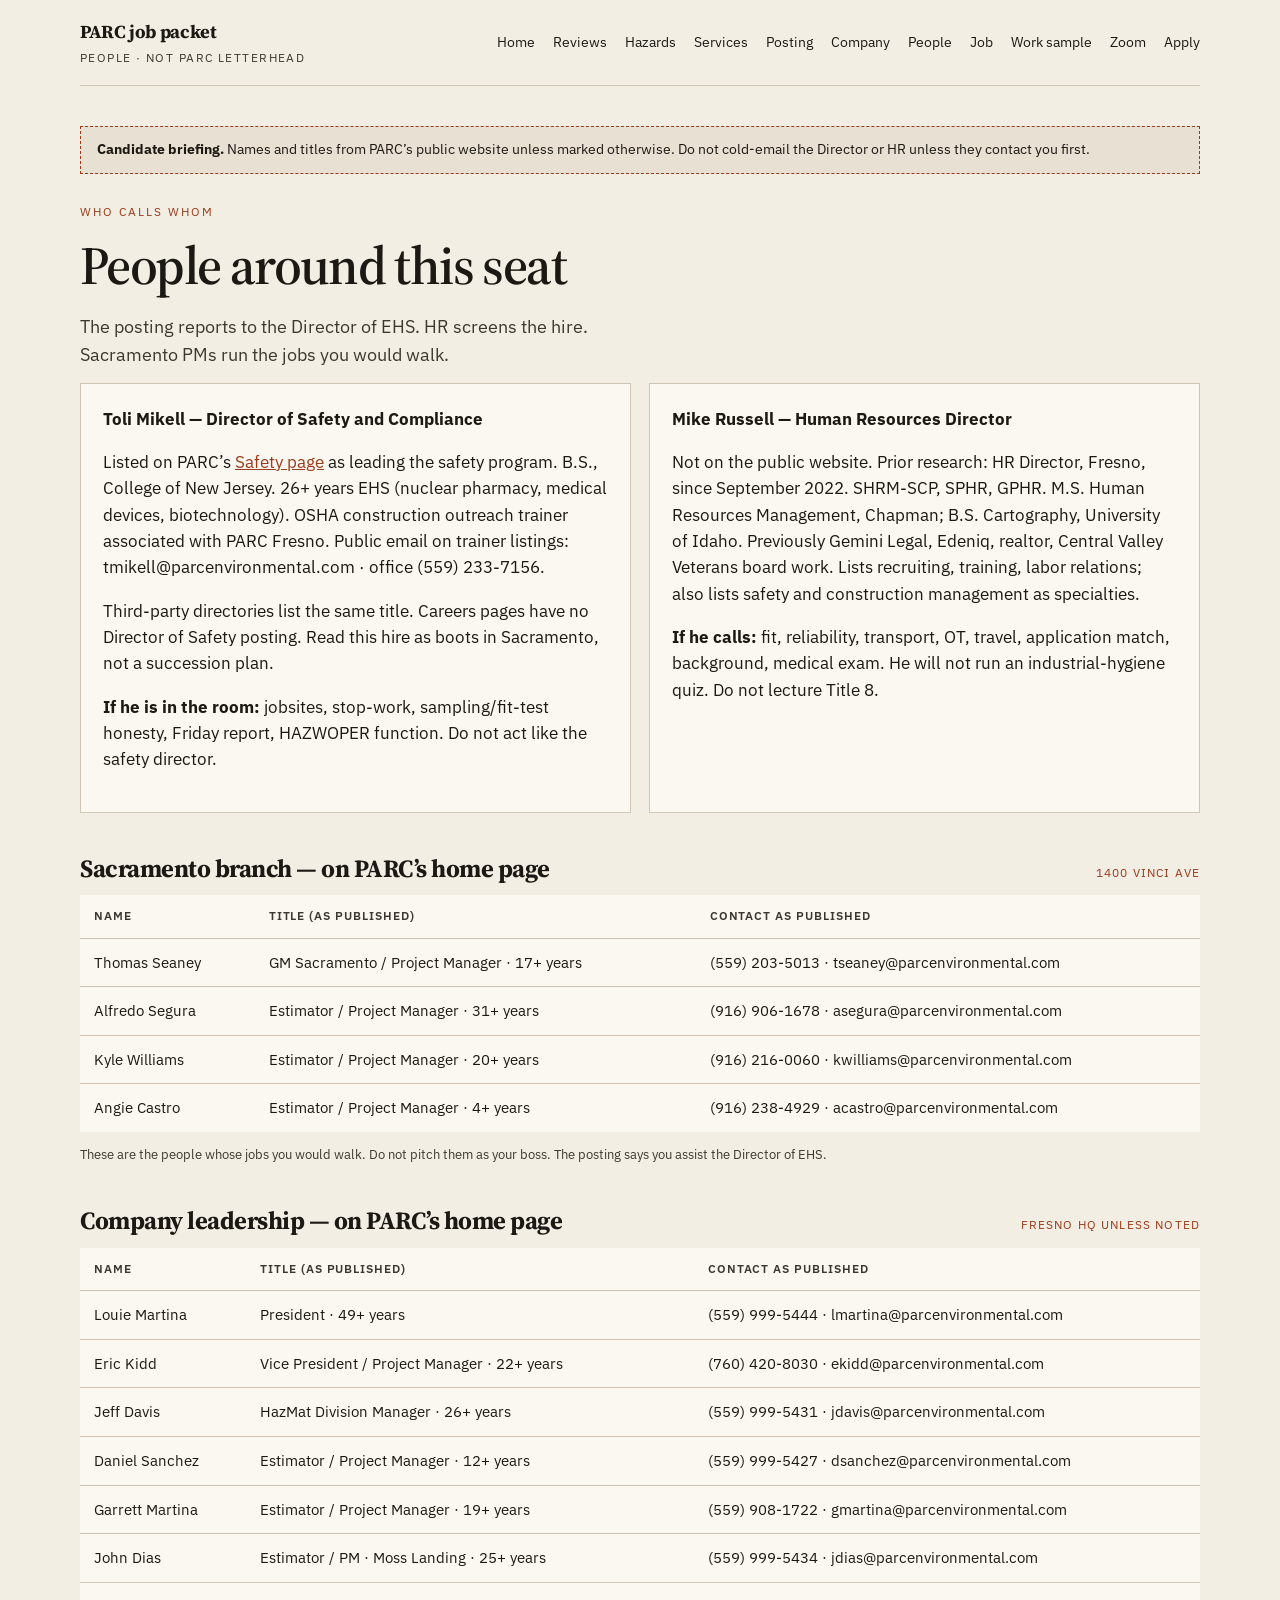
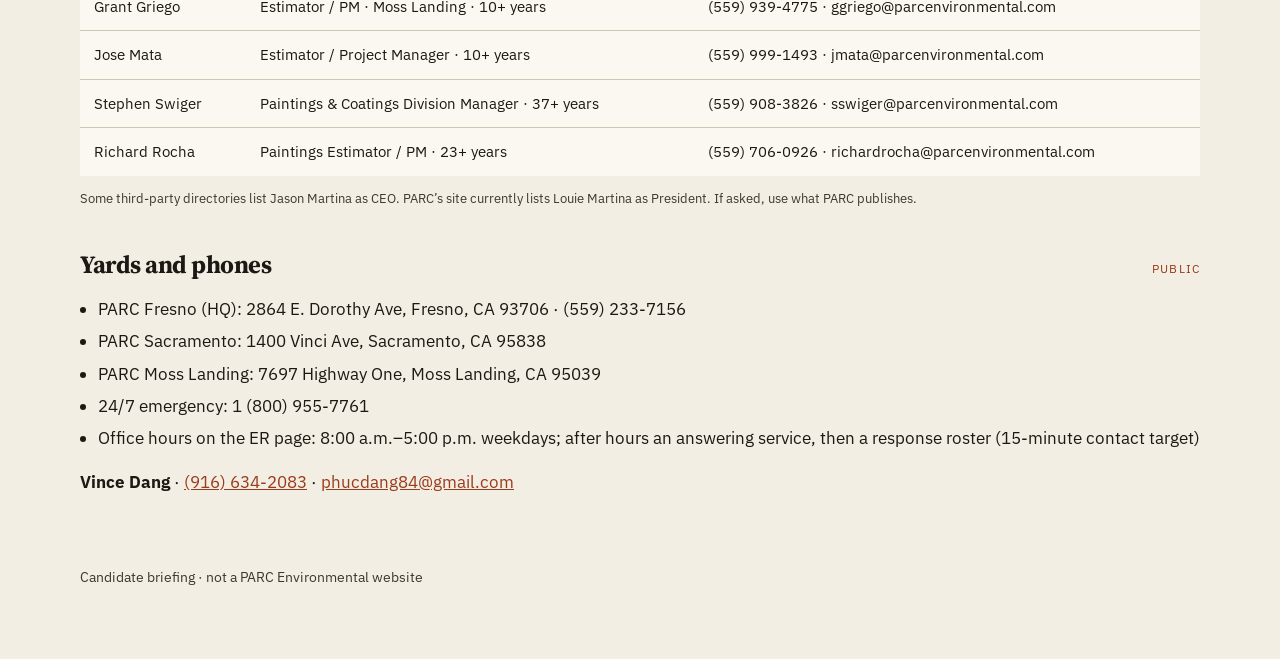
<file: parc-people.html>
<!DOCTYPE html>
<html lang="en">
<head>
  <meta charset="UTF-8" />
  <meta name="viewport" content="width=device-width, initial-scale=1" />
  <meta name="robots" content="noindex, nofollow" />
  <title>PARC people · candidate briefing</title>
  <meta name="description" content="Who you would talk to at PARC: safety, HR, Sacramento branch. Not a PARC publication." />
  <link rel="preconnect" href="https://fonts.googleapis.com" />
  <link rel="preconnect" href="https://fonts.gstatic.com" crossorigin />
  <link href="https://fonts.googleapis.com/css2?family=IBM+Plex+Sans:wght@400;600&family=Source+Serif+4:opsz,wght@8..60,600&display=swap" rel="stylesheet" />
  <link rel="stylesheet" href="styles.css" />
</head>
<body>
  <header class="wrap topbar">
    <a class="brand" href="index.html">
      <strong>PARC job packet</strong>
      <span>People · not PARC letterhead</span>
    </a>
    <nav>
      <a href="index.html">Home</a>
      <a href="parc-reviews.html">Reviews</a>
      <a href="parc-hazards.html">Hazards</a>
      <a href="parc-services.html">Services</a>
      <a href="parc-job-posting.html">Posting</a>
      <a href="parc-company.html">Company</a>
      <a href="parc-people.html">People</a>
      <a href="parc-ehs-specialist.html">Job</a>
      <a href="parc-ehs-work-sample.html">Work sample</a>
      <a href="parc-zoom-prep.html">Zoom</a>
      <a href="parc-apply.html">Apply</a>
    </nav>
  </header>

  <main class="wrap" style="padding-top: 40px;">
    <p class="preview-banner">
      <strong>Candidate briefing.</strong> Names and titles from PARC’s public website unless marked otherwise. Do not cold-email the Director or HR unless they contact you first.
    </p>

    <p class="kicker">Who calls whom</p>
    <h1>People around this seat</h1>
    <p class="lede">
      The posting reports to the Director of EHS. HR screens the hire. Sacramento PMs run the jobs you would walk.
    </p>

    <div class="grid-2">
      <article class="card">
        <h3>Toli Mikell — Director of Safety and Compliance</h3>
        <p>Listed on PARC’s <a href="https://www.parcenvironmental.com/safety/">Safety page</a> as leading the safety program. B.S., College of New Jersey. 26+ years EHS (nuclear pharmacy, medical devices, biotechnology). OSHA construction outreach trainer associated with PARC Fresno. Public email on trainer listings: tmikell@parcenvironmental.com · office (559) 233-7156.</p>
        <p>Third-party directories list the same title. Careers pages have no Director of Safety posting. Read this hire as boots in Sacramento, not a succession plan.</p>
        <p><strong>If he is in the room:</strong> jobsites, stop-work, sampling/fit-test honesty, Friday report, HAZWOPER function. Do not act like the safety director.</p>
      </article>
      <article class="card">
        <h3>Mike Russell — Human Resources Director</h3>
        <p>Not on the public website. Prior research: HR Director, Fresno, since September 2022. SHRM-SCP, SPHR, GPHR. M.S. Human Resources Management, Chapman; B.S. Cartography, University of Idaho. Previously Gemini Legal, Edeniq, realtor, Central Valley Veterans board work. Lists recruiting, training, labor relations; also lists safety and construction management as specialties.</p>
        <p><strong>If he calls:</strong> fit, reliability, transport, OT, travel, application match, background, medical exam. He will not run an industrial-hygiene quiz. Do not lecture Title 8.</p>
      </article>
    </div>

    <div class="req-head"><h2>Sacramento branch — on PARC’s home page</h2><span class="tag">1400 Vinci Ave</span></div>
    <table>
      <thead><tr><th>Name</th><th>Title (as published)</th><th>Contact as published</th></tr></thead>
      <tbody>
        <tr><td>Thomas Seaney</td><td>GM Sacramento / Project Manager · 17+ years</td><td>(559) 203-5013 · tseaney@parcenvironmental.com</td></tr>
        <tr><td>Alfredo Segura</td><td>Estimator / Project Manager · 31+ years</td><td>(916) 906-1678 · asegura@parcenvironmental.com</td></tr>
        <tr><td>Kyle Williams</td><td>Estimator / Project Manager · 20+ years</td><td>(916) 216-0060 · kwilliams@parcenvironmental.com</td></tr>
        <tr><td>Angie Castro</td><td>Estimator / Project Manager · 4+ years</td><td>(916) 238-4929 · acastro@parcenvironmental.com</td></tr>
      </tbody>
    </table>
    <p class="cite">These are the people whose jobs you would walk. Do not pitch them as your boss. The posting says you assist the Director of EHS.</p>

    <div class="req-head"><h2>Company leadership — on PARC’s home page</h2><span class="tag">Fresno HQ unless noted</span></div>
    <table>
      <thead><tr><th>Name</th><th>Title (as published)</th><th>Contact as published</th></tr></thead>
      <tbody>
        <tr><td>Louie Martina</td><td>President · 49+ years</td><td>(559) 999-5444 · lmartina@parcenvironmental.com</td></tr>
        <tr><td>Eric Kidd</td><td>Vice President / Project Manager · 22+ years</td><td>(760) 420-8030 · ekidd@parcenvironmental.com</td></tr>
        <tr><td>Jeff Davis</td><td>HazMat Division Manager · 26+ years</td><td>(559) 999-5431 · jdavis@parcenvironmental.com</td></tr>
        <tr><td>Daniel Sanchez</td><td>Estimator / Project Manager · 12+ years</td><td>(559) 999-5427 · dsanchez@parcenvironmental.com</td></tr>
        <tr><td>Garrett Martina</td><td>Estimator / Project Manager · 19+ years</td><td>(559) 908-1722 · gmartina@parcenvironmental.com</td></tr>
        <tr><td>John Dias</td><td>Estimator / PM · Moss Landing · 25+ years</td><td>(559) 999-5434 · jdias@parcenvironmental.com</td></tr>
        <tr><td>Grant Griego</td><td>Estimator / PM · Moss Landing · 10+ years</td><td>(559) 939-4775 · ggriego@parcenvironmental.com</td></tr>
        <tr><td>Jose Mata</td><td>Estimator / Project Manager · 10+ years</td><td>(559) 999-1493 · jmata@parcenvironmental.com</td></tr>
        <tr><td>Stephen Swiger</td><td>Paintings &amp; Coatings Division Manager · 37+ years</td><td>(559) 908-3826 · sswiger@parcenvironmental.com</td></tr>
        <tr><td>Richard Rocha</td><td>Paintings Estimator / PM · 23+ years</td><td>(559) 706-0926 · richardrocha@parcenvironmental.com</td></tr>
      </tbody>
    </table>
    <p class="cite">Some third-party directories list Jason Martina as CEO. PARC’s site currently lists Louie Martina as President. If asked, use what PARC publishes.</p>

    <div class="req-head"><h2>Yards and phones</h2><span class="tag">Public</span></div>
    <ul class="list">
      <li>PARC Fresno (HQ): 2864 E. Dorothy Ave, Fresno, CA 93706 · (559) 233-7156</li>
      <li>PARC Sacramento: 1400 Vinci Ave, Sacramento, CA 95838</li>
      <li>PARC Moss Landing: 7697 Highway One, Moss Landing, CA 95039</li>
      <li>24/7 emergency: 1 (800) 955-7761</li>
      <li>Office hours on the ER page: 8:00 a.m.–5:00 p.m. weekdays; after hours an answering service, then a response roster (15-minute contact target)</li>
    </ul>

    <p>
      <strong>Vince Dang</strong> · <a href="tel:9166342083">(916) 634-2083</a> · <a href="mailto:phucdang84@gmail.com">phucdang84@gmail.com</a>
    </p>
  </main>
  <footer class="wrap">
    <p>Candidate briefing · not a PARC Environmental website</p>
  </footer>
</body>
</html>
</file>
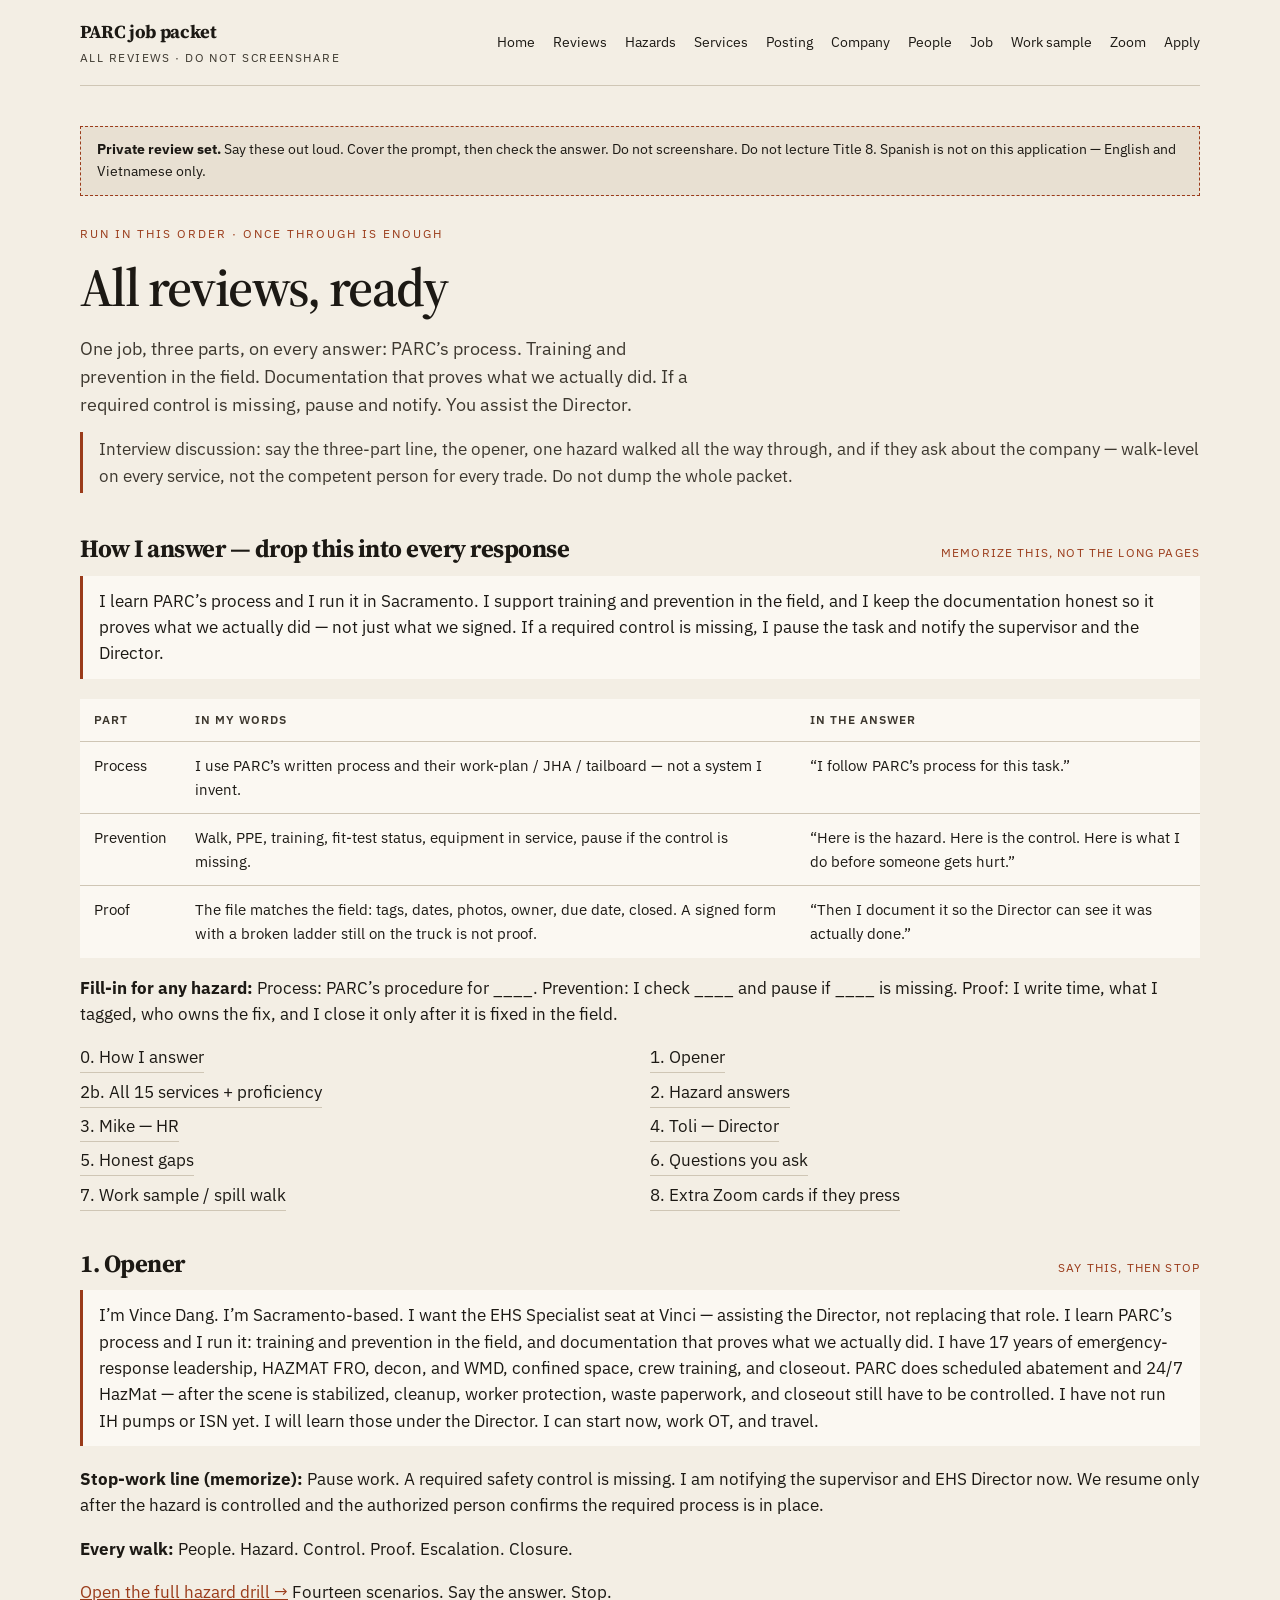
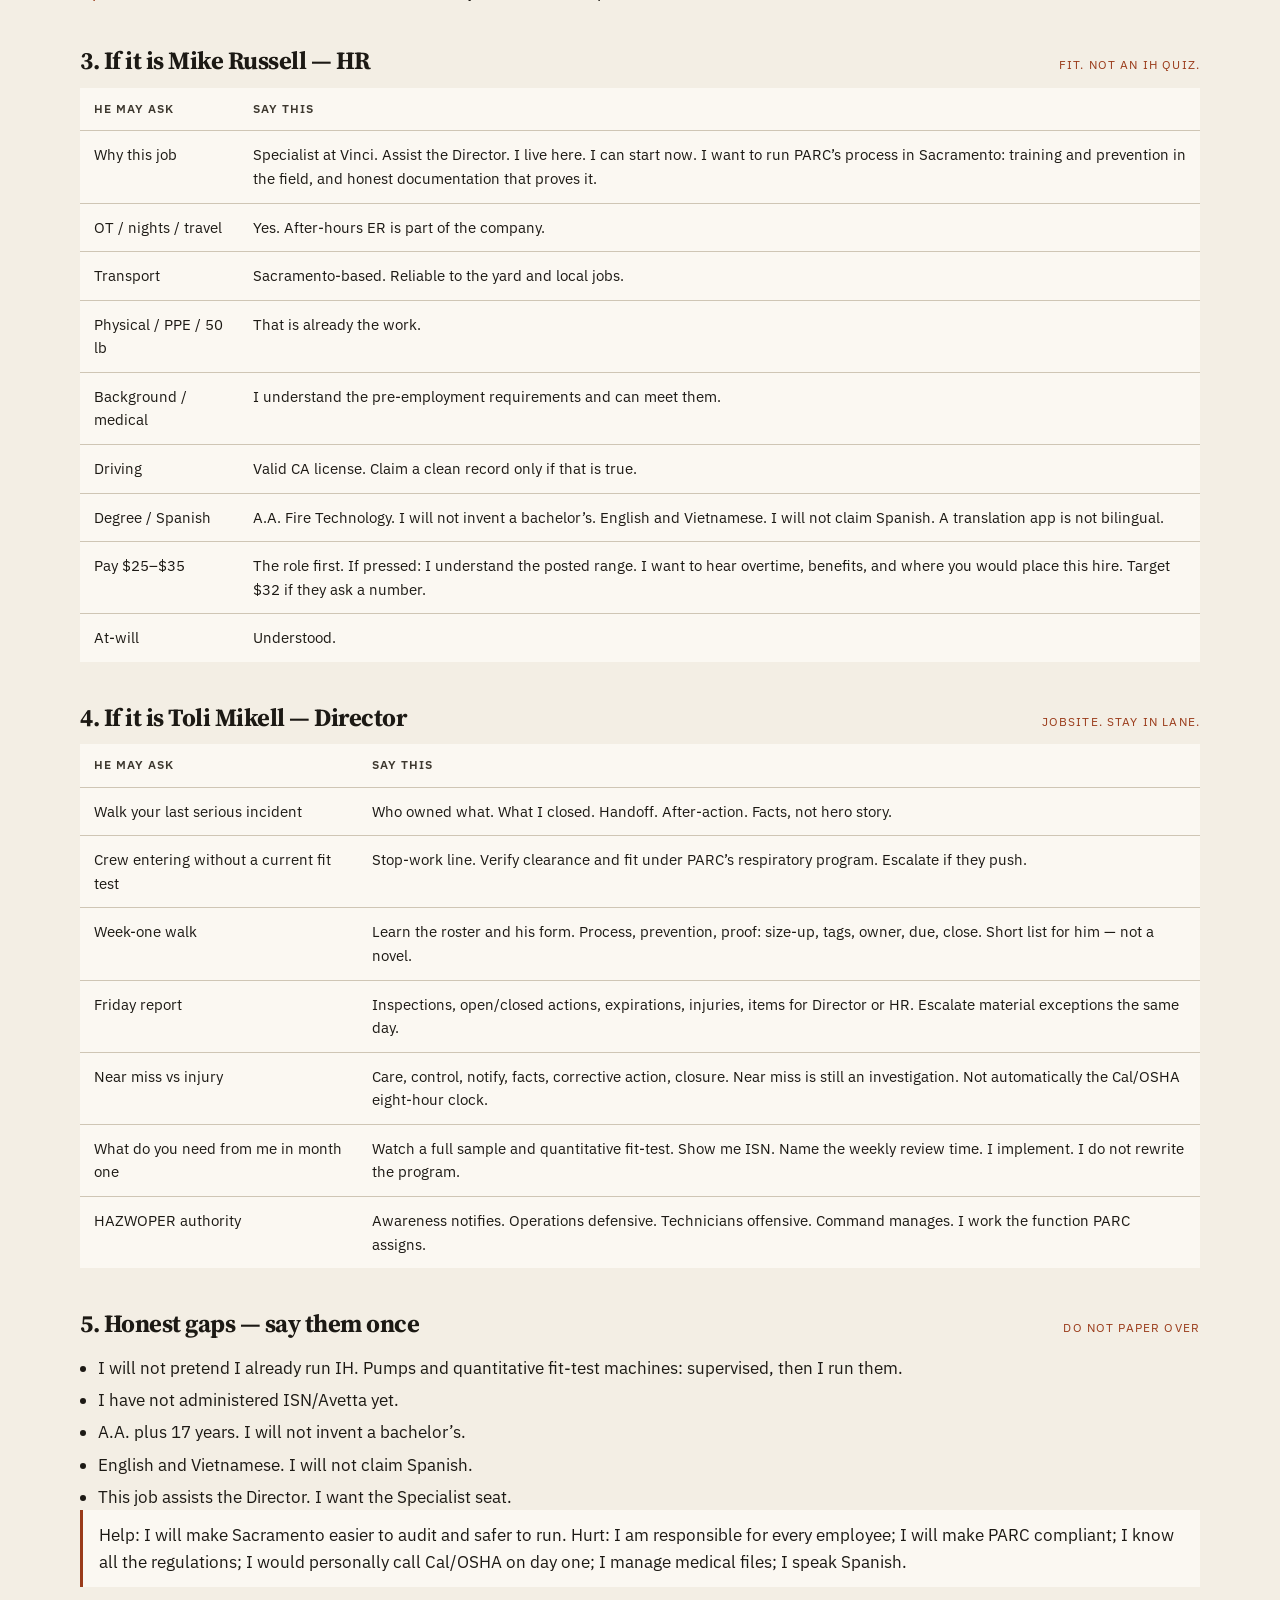
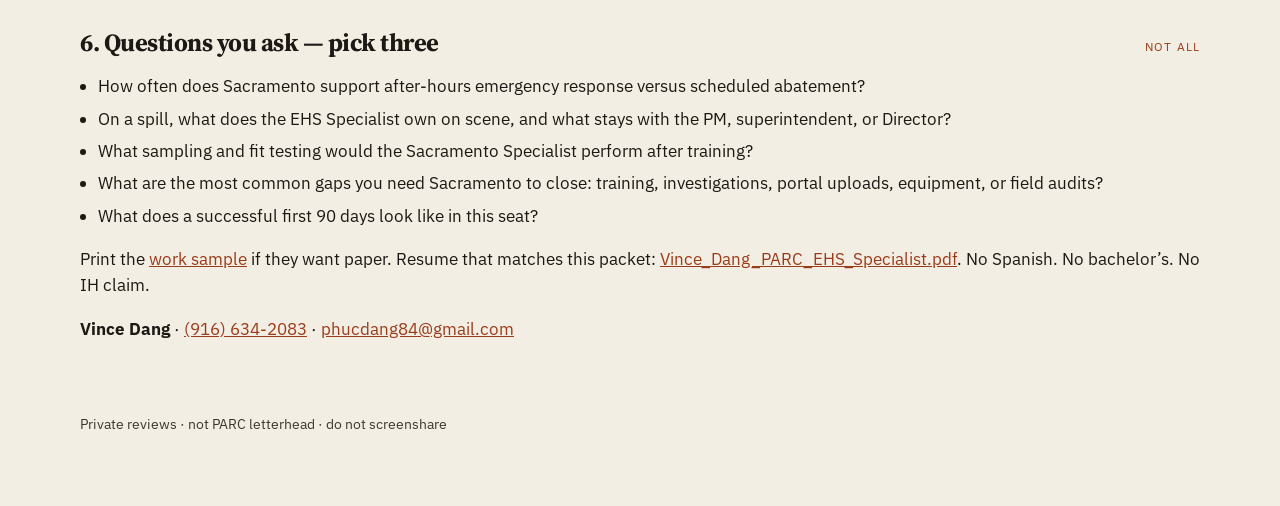
<file: parc-reviews.html>
<!DOCTYPE html>
<html lang="en">
<head>
  <meta charset="UTF-8" />
  <meta name="viewport" content="width=device-width, initial-scale=1" />
  <meta name="robots" content="noindex, nofollow" />
  <title>Interview reviews · Vince Dang · PARC EHS</title>
  <meta name="description" content="All interview reviews in one place: opener, hazard answers, Mike vs Toli, work sample. Do not screenshare." />
  <link rel="preconnect" href="https://fonts.googleapis.com" />
  <link rel="preconnect" href="https://fonts.gstatic.com" crossorigin />
  <link href="https://fonts.googleapis.com/css2?family=IBM+Plex+Sans:wght@400;600&family=Source+Serif+4:opsz,wght@8..60,600&display=swap" rel="stylesheet" />
  <link rel="stylesheet" href="styles.css" />
</head>
<body>
  <header class="wrap topbar">
    <a class="brand" href="index.html">
      <strong>PARC job packet</strong>
      <span>All reviews · do not screenshare</span>
    </a>
    <nav>
      <a href="index.html">Home</a>
      <a href="parc-reviews.html">Reviews</a>
      <a href="parc-hazards.html">Hazards</a>
      <a href="parc-services.html">Services</a>
      <a href="parc-job-posting.html">Posting</a>
      <a href="parc-company.html">Company</a>
      <a href="parc-people.html">People</a>
      <a href="parc-ehs-specialist.html">Job</a>
      <a href="parc-ehs-work-sample.html">Work sample</a>
      <a href="parc-zoom-prep.html">Zoom</a>
      <a href="parc-apply.html">Apply</a>
    </nav>
  </header>

  <main class="wrap" style="padding-top: 40px;">
    <p class="preview-banner">
      <strong>Private review set.</strong> Say these out loud. Cover the prompt, then check the answer. Do not screenshare. Do not lecture Title 8. Spanish is not on this application — English and Vietnamese only.
    </p>

    <p class="kicker">Run in this order · once through is enough</p>
    <h1>All reviews, ready</h1>
    <p class="lede">
      One job, three parts, on every answer: PARC’s process. Training and prevention in the field. Documentation that proves what we actually did. If a required control is missing, pause and notify. You assist the Director.
    </p>
    <p class="experience">
      Interview discussion: say the three-part line, the opener, one hazard walked all the way through, and if they ask about the company — walk-level on every service, not the competent person for every trade. Do not dump the whole packet.
    </p>

    <div class="req-head" id="frame"><h2>How I answer — drop this into every response</h2><span class="tag">Memorize this, not the long pages</span></div>
    <p class="principle">
      I learn PARC’s process and I run it in Sacramento. I support training and prevention in the field, and I keep the documentation honest so it proves what we actually did — not just what we signed. If a required control is missing, I pause the task and notify the supervisor and the Director.
    </p>
    <table>
      <thead><tr><th>Part</th><th>In my words</th><th>In the answer</th></tr></thead>
      <tbody>
        <tr><td>Process</td><td>I use PARC’s written process and their work-plan / JHA / tailboard — not a system I invent.</td><td>“I follow PARC’s process for this task.”</td></tr>
        <tr><td>Prevention</td><td>Walk, PPE, training, fit-test status, equipment in service, pause if the control is missing.</td><td>“Here is the hazard. Here is the control. Here is what I do before someone gets hurt.”</td></tr>
        <tr><td>Proof</td><td>The file matches the field: tags, dates, photos, owner, due date, closed. A signed form with a broken ladder still on the truck is not proof.</td><td>“Then I document it so the Director can see it was actually done.”</td></tr>
      </tbody>
    </table>
    <p><strong>Fill-in for any hazard:</strong> Process: PARC’s procedure for ____. Prevention: I check ____ and pause if ____ is missing. Proof: I write time, what I tagged, who owns the fix, and I close it only after it is fixed in the field.</p>

    <ol class="toc">
      <li><a href="#frame">0. How I answer</a></li>
      <li><a href="#opener">1. Opener</a></li>
      <li><a href="parc-services.html">2b. All 15 services + proficiency</a></li>
      <li><a href="parc-hazards.html">2. Hazard answers</a></li>
      <li><a href="#mike">3. Mike — HR</a></li>
      <li><a href="#toli">4. Toli — Director</a></li>
      <li><a href="#gaps">5. Honest gaps</a></li>
      <li><a href="#ask">6. Questions you ask</a></li>
      <li><a href="parc-ehs-work-sample.html">7. Work sample / spill walk</a></li>
      <li><a href="parc-zoom-prep.html">8. Extra Zoom cards if they press</a></li>
    </ol>

    <div class="req-head" id="opener"><h2>1. Opener</h2><span class="tag">Say this, then stop</span></div>
    <p class="principle">
      I’m Vince Dang. I’m Sacramento-based. I want the EHS Specialist seat at Vinci — assisting the Director, not replacing that role. I learn PARC’s process and I run it: training and prevention in the field, and documentation that proves what we actually did. I have 17 years of emergency-response leadership, HAZMAT FRO, decon, and WMD, confined space, crew training, and closeout. PARC does scheduled abatement and 24/7 HazMat — after the scene is stabilized, cleanup, worker protection, waste paperwork, and closeout still have to be controlled. I have not run IH pumps or ISN yet. I will learn those under the Director. I can start now, work OT, and travel.
    </p>
    <p><strong>Stop-work line (memorize):</strong> Pause work. A required safety control is missing. I am notifying the supervisor and EHS Director now. We resume only after the hazard is controlled and the authorized person confirms the required process is in place.</p>
    <p><strong>Every walk:</strong> People. Hazard. Control. Proof. Escalation. Closure.</p>
    <p><a href="parc-hazards.html">Open the full hazard drill →</a> Fourteen scenarios. Say the answer. Stop.</p>

    <div class="req-head" id="mike"><h2>3. If it is Mike Russell — HR</h2><span class="tag">Fit. Not an IH quiz.</span></div>
    <table>
      <thead><tr><th>He may ask</th><th>Say this</th></tr></thead>
      <tbody>
        <tr><td>Why this job</td><td>Specialist at Vinci. Assist the Director. I live here. I can start now. I want to run PARC’s process in Sacramento: training and prevention in the field, and honest documentation that proves it.</td></tr>
        <tr><td>OT / nights / travel</td><td>Yes. After-hours ER is part of the company.</td></tr>
        <tr><td>Transport</td><td>Sacramento-based. Reliable to the yard and local jobs.</td></tr>
        <tr><td>Physical / PPE / 50 lb</td><td>That is already the work.</td></tr>
        <tr><td>Background / medical</td><td>I understand the pre-employment requirements and can meet them.</td></tr>
        <tr><td>Driving</td><td>Valid CA license. Claim a clean record only if that is true.</td></tr>
        <tr><td>Degree / Spanish</td><td>A.A. Fire Technology. I will not invent a bachelor’s. English and Vietnamese. I will not claim Spanish. A translation app is not bilingual.</td></tr>
        <tr><td>Pay $25–$35</td><td>The role first. If pressed: I understand the posted range. I want to hear overtime, benefits, and where you would place this hire. Target $32 if they ask a number.</td></tr>
        <tr><td>At-will</td><td>Understood.</td></tr>
      </tbody>
    </table>

    <div class="req-head" id="toli"><h2>4. If it is Toli Mikell — Director</h2><span class="tag">Jobsite. Stay in lane.</span></div>
    <table>
      <thead><tr><th>He may ask</th><th>Say this</th></tr></thead>
      <tbody>
        <tr><td>Walk your last serious incident</td><td>Who owned what. What I closed. Handoff. After-action. Facts, not hero story.</td></tr>
        <tr><td>Crew entering without a current fit test</td><td>Stop-work line. Verify clearance and fit under PARC’s respiratory program. Escalate if they push.</td></tr>
        <tr><td>Week-one walk</td><td>Learn the roster and his form. Process, prevention, proof: size-up, tags, owner, due, close. Short list for him — not a novel.</td></tr>
        <tr><td>Friday report</td><td>Inspections, open/closed actions, expirations, injuries, items for Director or HR. Escalate material exceptions the same day.</td></tr>
        <tr><td>Near miss vs injury</td><td>Care, control, notify, facts, corrective action, closure. Near miss is still an investigation. Not automatically the Cal/OSHA eight-hour clock.</td></tr>
        <tr><td>What do you need from me in month one</td><td>Watch a full sample and quantitative fit-test. Show me ISN. Name the weekly review time. I implement. I do not rewrite the program.</td></tr>
        <tr><td>HAZWOPER authority</td><td>Awareness notifies. Operations defensive. Technicians offensive. Command manages. I work the function PARC assigns.</td></tr>
      </tbody>
    </table>

    <div class="req-head" id="gaps"><h2>5. Honest gaps — say them once</h2><span class="tag">Do not paper over</span></div>
    <ul class="list">
      <li>I will not pretend I already run IH. Pumps and quantitative fit-test machines: supervised, then I run them.</li>
      <li>I have not administered ISN/Avetta yet.</li>
      <li>A.A. plus 17 years. I will not invent a bachelor’s.</li>
      <li>English and Vietnamese. I will not claim Spanish.</li>
      <li>This job assists the Director. I want the Specialist seat.</li>
    </ul>
    <p class="principle">
      Help: I will make Sacramento easier to audit and safer to run. Hurt: I am responsible for every employee; I will make PARC compliant; I know all the regulations; I would personally call Cal/OSHA on day one; I manage medical files; I speak Spanish.
    </p>

    <div class="req-head" id="ask"><h2>6. Questions you ask — pick three</h2><span class="tag">Not all</span></div>
    <ul class="list">
      <li>How often does Sacramento support after-hours emergency response versus scheduled abatement?</li>
      <li>On a spill, what does the EHS Specialist own on scene, and what stays with the PM, superintendent, or Director?</li>
      <li>What sampling and fit testing would the Sacramento Specialist perform after training?</li>
      <li>What are the most common gaps you need Sacramento to close: training, investigations, portal uploads, equipment, or field audits?</li>
      <li>What does a successful first 90 days look like in this seat?</li>
    </ul>

    <p>
      Print the <a href="parc-ehs-work-sample.html">work sample</a> if they want paper. Resume that matches this packet: <a href="Vince_Dang_PARC_EHS_Specialist.pdf">Vince_Dang_PARC_EHS_Specialist.pdf</a>. No Spanish. No bachelor’s. No IH claim.
    </p>
    <p>
      <strong>Vince Dang</strong> · <a href="tel:9166342083">(916) 634-2083</a> · <a href="mailto:phucdang84@gmail.com">phucdang84@gmail.com</a>
    </p>
  </main>
  <footer class="wrap">
    <p>Private reviews · not PARC letterhead · do not screenshare</p>
  </footer>
</body>
</html>
</file>
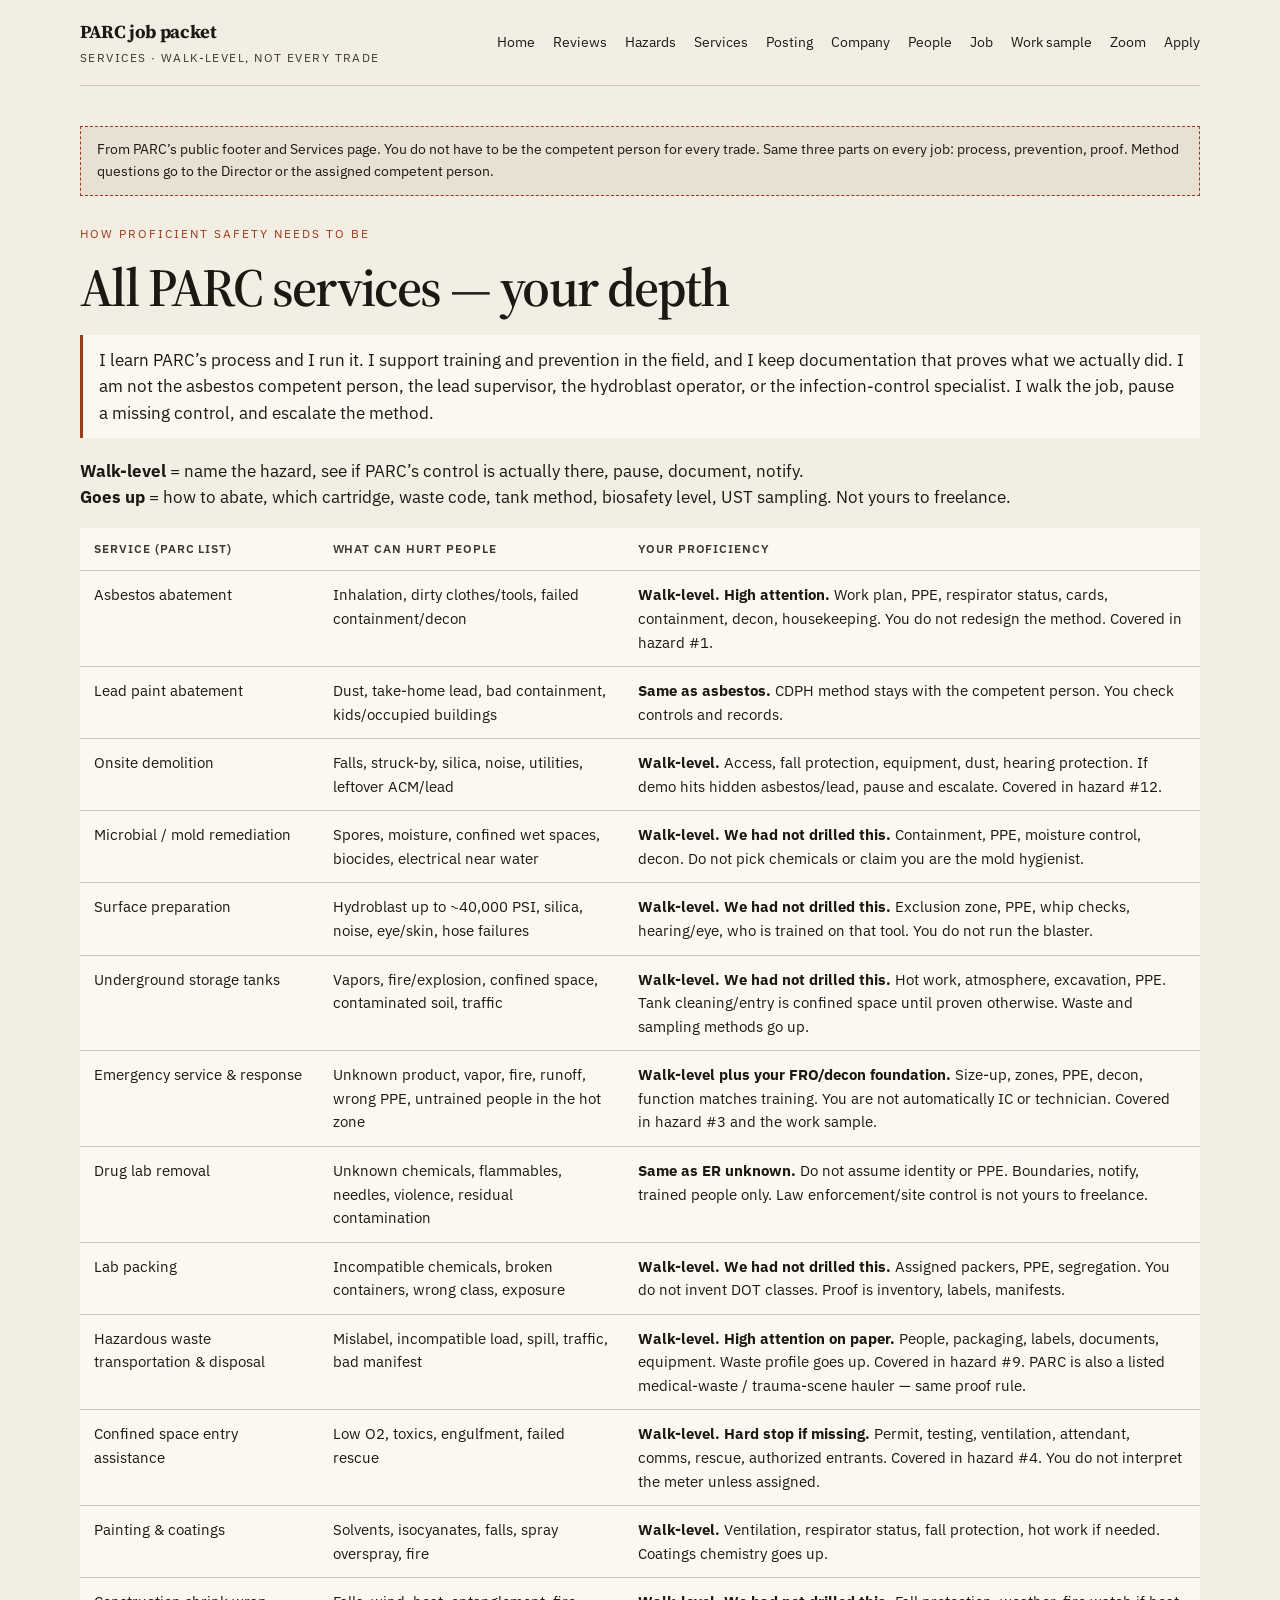
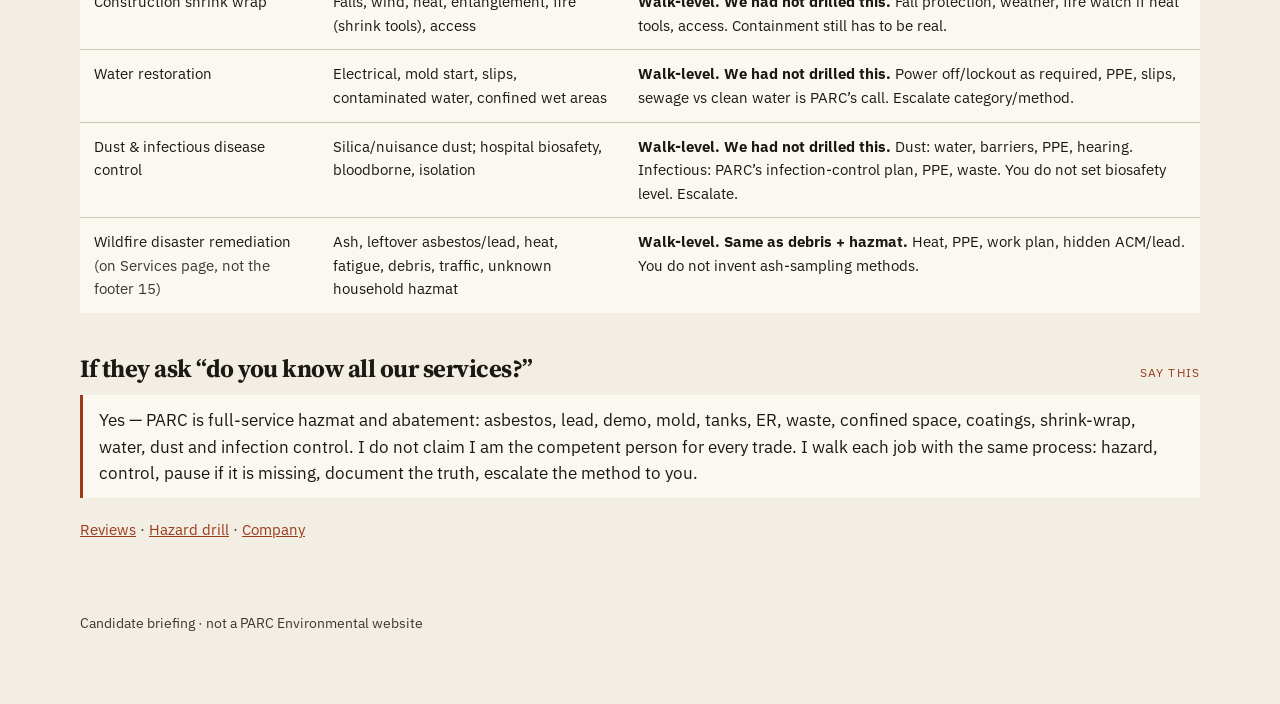
<file: parc-services.html>
<!DOCTYPE html>
<html lang="en">
<head>
  <meta charset="UTF-8" />
  <meta name="viewport" content="width=device-width, initial-scale=1" />
  <meta name="robots" content="noindex, nofollow" />
  <title>PARC services · safety proficiency</title>
  <meta name="description" content="Every PARC service line and how proficient the Sacramento EHS Specialist needs to be. Not a PARC publication." />
  <link rel="preconnect" href="https://fonts.googleapis.com" />
  <link rel="preconnect" href="https://fonts.gstatic.com" crossorigin />
  <link href="https://fonts.googleapis.com/css2?family=IBM+Plex+Sans:wght@400;600&family=Source+Serif+4:opsz,wght@8..60,600&display=swap" rel="stylesheet" />
  <link rel="stylesheet" href="styles.css" />
</head>
<body>
  <header class="wrap topbar">
    <a class="brand" href="index.html">
      <strong>PARC job packet</strong>
      <span>Services · walk-level, not every trade</span>
    </a>
    <nav>
      <a href="index.html">Home</a>
      <a href="parc-reviews.html">Reviews</a>
      <a href="parc-hazards.html">Hazards</a>
      <a href="parc-services.html">Services</a>
      <a href="parc-job-posting.html">Posting</a>
      <a href="parc-company.html">Company</a>
      <a href="parc-people.html">People</a>
      <a href="parc-ehs-specialist.html">Job</a>
      <a href="parc-ehs-work-sample.html">Work sample</a>
      <a href="parc-zoom-prep.html">Zoom</a>
      <a href="parc-apply.html">Apply</a>
    </nav>
  </header>

  <main class="wrap" style="padding-top: 40px;">
    <p class="preview-banner">
      From PARC’s public footer and Services page. You do not have to be the competent person for every trade. Same three parts on every job: process, prevention, proof. Method questions go to the Director or the assigned competent person.
    </p>

    <p class="kicker">How proficient safety needs to be</p>
    <h1>All PARC services — your depth</h1>
    <p class="principle">
      I learn PARC’s process and I run it. I support training and prevention in the field, and I keep documentation that proves what we actually did. I am not the asbestos competent person, the lead supervisor, the hydroblast operator, or the infection-control specialist. I walk the job, pause a missing control, and escalate the method.
    </p>
    <p>
      <strong>Walk-level</strong> = name the hazard, see if PARC’s control is actually there, pause, document, notify.<br>
      <strong>Goes up</strong> = how to abate, which cartridge, waste code, tank method, biosafety level, UST sampling. Not yours to freelance.
    </p>

    <table>
      <thead><tr><th>Service (PARC list)</th><th>What can hurt people</th><th>Your proficiency</th></tr></thead>
      <tbody>
        <tr>
          <td>Asbestos abatement</td>
          <td>Inhalation, dirty clothes/tools, failed containment/decon</td>
          <td><strong>Walk-level. High attention.</strong> Work plan, PPE, respirator status, cards, containment, decon, housekeeping. You do not redesign the method. Covered in hazard #1.</td>
        </tr>
        <tr>
          <td>Lead paint abatement</td>
          <td>Dust, take-home lead, bad containment, kids/occupied buildings</td>
          <td><strong>Same as asbestos.</strong> CDPH method stays with the competent person. You check controls and records.</td>
        </tr>
        <tr>
          <td>Onsite demolition</td>
          <td>Falls, struck-by, silica, noise, utilities, leftover ACM/lead</td>
          <td><strong>Walk-level.</strong> Access, fall protection, equipment, dust, hearing protection. If demo hits hidden asbestos/lead, pause and escalate. Covered in hazard #12.</td>
        </tr>
        <tr>
          <td>Microbial / mold remediation</td>
          <td>Spores, moisture, confined wet spaces, biocides, electrical near water</td>
          <td><strong>Walk-level. We had not drilled this.</strong> Containment, PPE, moisture control, decon. Do not pick chemicals or claim you are the mold hygienist.</td>
        </tr>
        <tr>
          <td>Surface preparation</td>
          <td>Hydroblast up to ~40,000 PSI, silica, noise, eye/skin, hose failures</td>
          <td><strong>Walk-level. We had not drilled this.</strong> Exclusion zone, PPE, whip checks, hearing/eye, who is trained on that tool. You do not run the blaster.</td>
        </tr>
        <tr>
          <td>Underground storage tanks</td>
          <td>Vapors, fire/explosion, confined space, contaminated soil, traffic</td>
          <td><strong>Walk-level. We had not drilled this.</strong> Hot work, atmosphere, excavation, PPE. Tank cleaning/entry is confined space until proven otherwise. Waste and sampling methods go up.</td>
        </tr>
        <tr>
          <td>Emergency service &amp; response</td>
          <td>Unknown product, vapor, fire, runoff, wrong PPE, untrained people in the hot zone</td>
          <td><strong>Walk-level plus your FRO/decon foundation.</strong> Size-up, zones, PPE, decon, function matches training. You are not automatically IC or technician. Covered in hazard #3 and the work sample.</td>
        </tr>
        <tr>
          <td>Drug lab removal</td>
          <td>Unknown chemicals, flammables, needles, violence, residual contamination</td>
          <td><strong>Same as ER unknown.</strong> Do not assume identity or PPE. Boundaries, notify, trained people only. Law enforcement/site control is not yours to freelance.</td>
        </tr>
        <tr>
          <td>Lab packing</td>
          <td>Incompatible chemicals, broken containers, wrong class, exposure</td>
          <td><strong>Walk-level. We had not drilled this.</strong> Assigned packers, PPE, segregation. You do not invent DOT classes. Proof is inventory, labels, manifests.</td>
        </tr>
        <tr>
          <td>Hazardous waste transportation &amp; disposal</td>
          <td>Mislabel, incompatible load, spill, traffic, bad manifest</td>
          <td><strong>Walk-level. High attention on paper.</strong> People, packaging, labels, documents, equipment. Waste profile goes up. Covered in hazard #9. PARC is also a listed medical-waste / trauma-scene hauler — same proof rule.</td>
        </tr>
        <tr>
          <td>Confined space entry assistance</td>
          <td>Low O2, toxics, engulfment, failed rescue</td>
          <td><strong>Walk-level. Hard stop if missing.</strong> Permit, testing, ventilation, attendant, comms, rescue, authorized entrants. Covered in hazard #4. You do not interpret the meter unless assigned.</td>
        </tr>
        <tr>
          <td>Painting &amp; coatings</td>
          <td>Solvents, isocyanates, falls, spray overspray, fire</td>
          <td><strong>Walk-level.</strong> Ventilation, respirator status, fall protection, hot work if needed. Coatings chemistry goes up.</td>
        </tr>
        <tr>
          <td>Construction shrink wrap</td>
          <td>Falls, wind, heat, entanglement, fire (shrink tools), access</td>
          <td><strong>Walk-level. We had not drilled this.</strong> Fall protection, weather, fire watch if heat tools, access. Containment still has to be real.</td>
        </tr>
        <tr>
          <td>Water restoration</td>
          <td>Electrical, mold start, slips, contaminated water, confined wet areas</td>
          <td><strong>Walk-level. We had not drilled this.</strong> Power off/lockout as required, PPE, slips, sewage vs clean water is PARC’s call. Escalate category/method.</td>
        </tr>
        <tr>
          <td>Dust &amp; infectious disease control</td>
          <td>Silica/nuisance dust; hospital biosafety, bloodborne, isolation</td>
          <td><strong>Walk-level. We had not drilled this.</strong> Dust: water, barriers, PPE, hearing. Infectious: PARC’s infection-control plan, PPE, waste. You do not set biosafety level. Escalate.</td>
        </tr>
        <tr>
          <td>Wildfire disaster remediation <span class="muted">(on Services page, not the footer 15)</span></td>
          <td>Ash, leftover asbestos/lead, heat, fatigue, debris, traffic, unknown household hazmat</td>
          <td><strong>Walk-level. Same as debris + hazmat.</strong> Heat, PPE, work plan, hidden ACM/lead. You do not invent ash-sampling methods.</td>
        </tr>
      </tbody>
    </table>

    <div class="req-head"><h2>If they ask “do you know all our services?”</h2><span class="tag">Say this</span></div>
    <p class="principle">
      Yes — PARC is full-service hazmat and abatement: asbestos, lead, demo, mold, tanks, ER, waste, confined space, coatings, shrink-wrap, water, dust and infection control. I do not claim I am the competent person for every trade. I walk each job with the same process: hazard, control, pause if it is missing, document the truth, escalate the method to you.
    </p>

    <p class="muted"><a href="parc-reviews.html">Reviews</a> · <a href="parc-hazards.html">Hazard drill</a> · <a href="parc-company.html">Company</a></p>
  </main>
  <footer class="wrap">
    <p>Candidate briefing · not a PARC Environmental website</p>
  </footer>
</body>
</html>
</file>
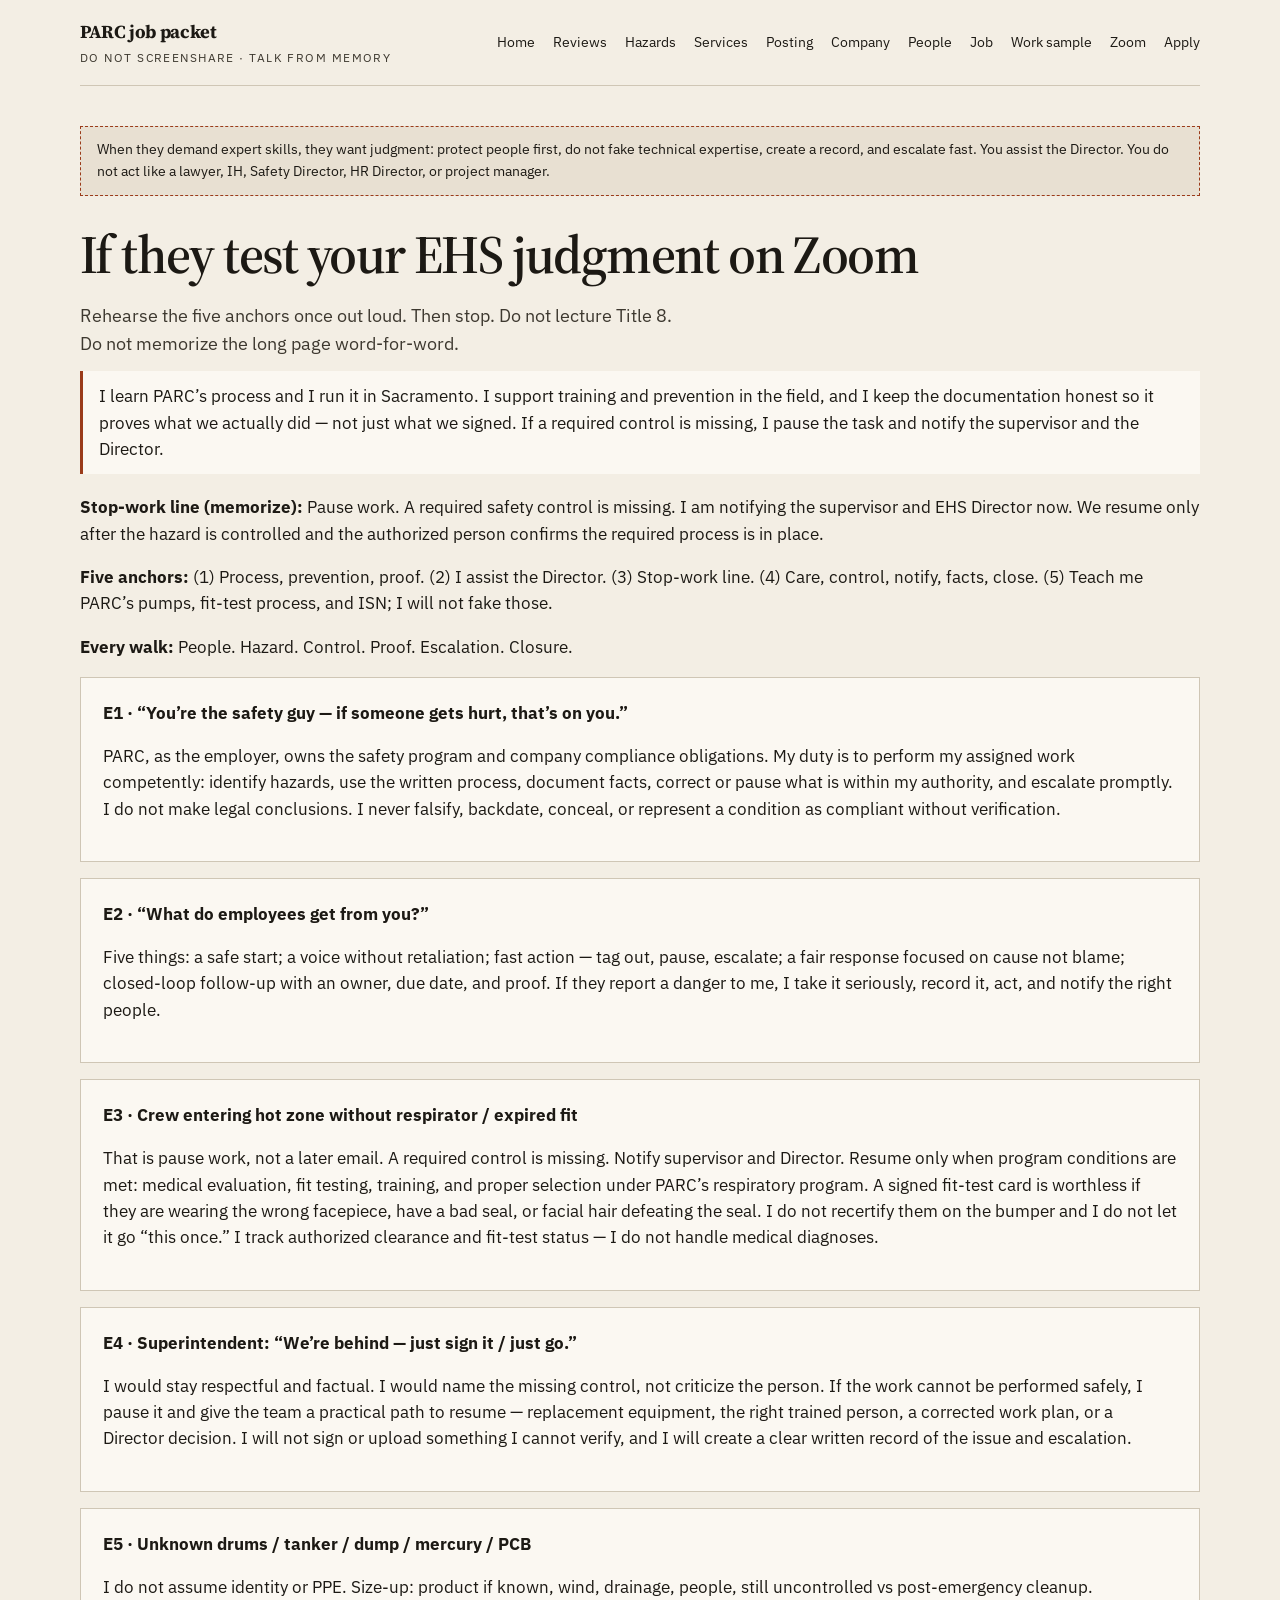
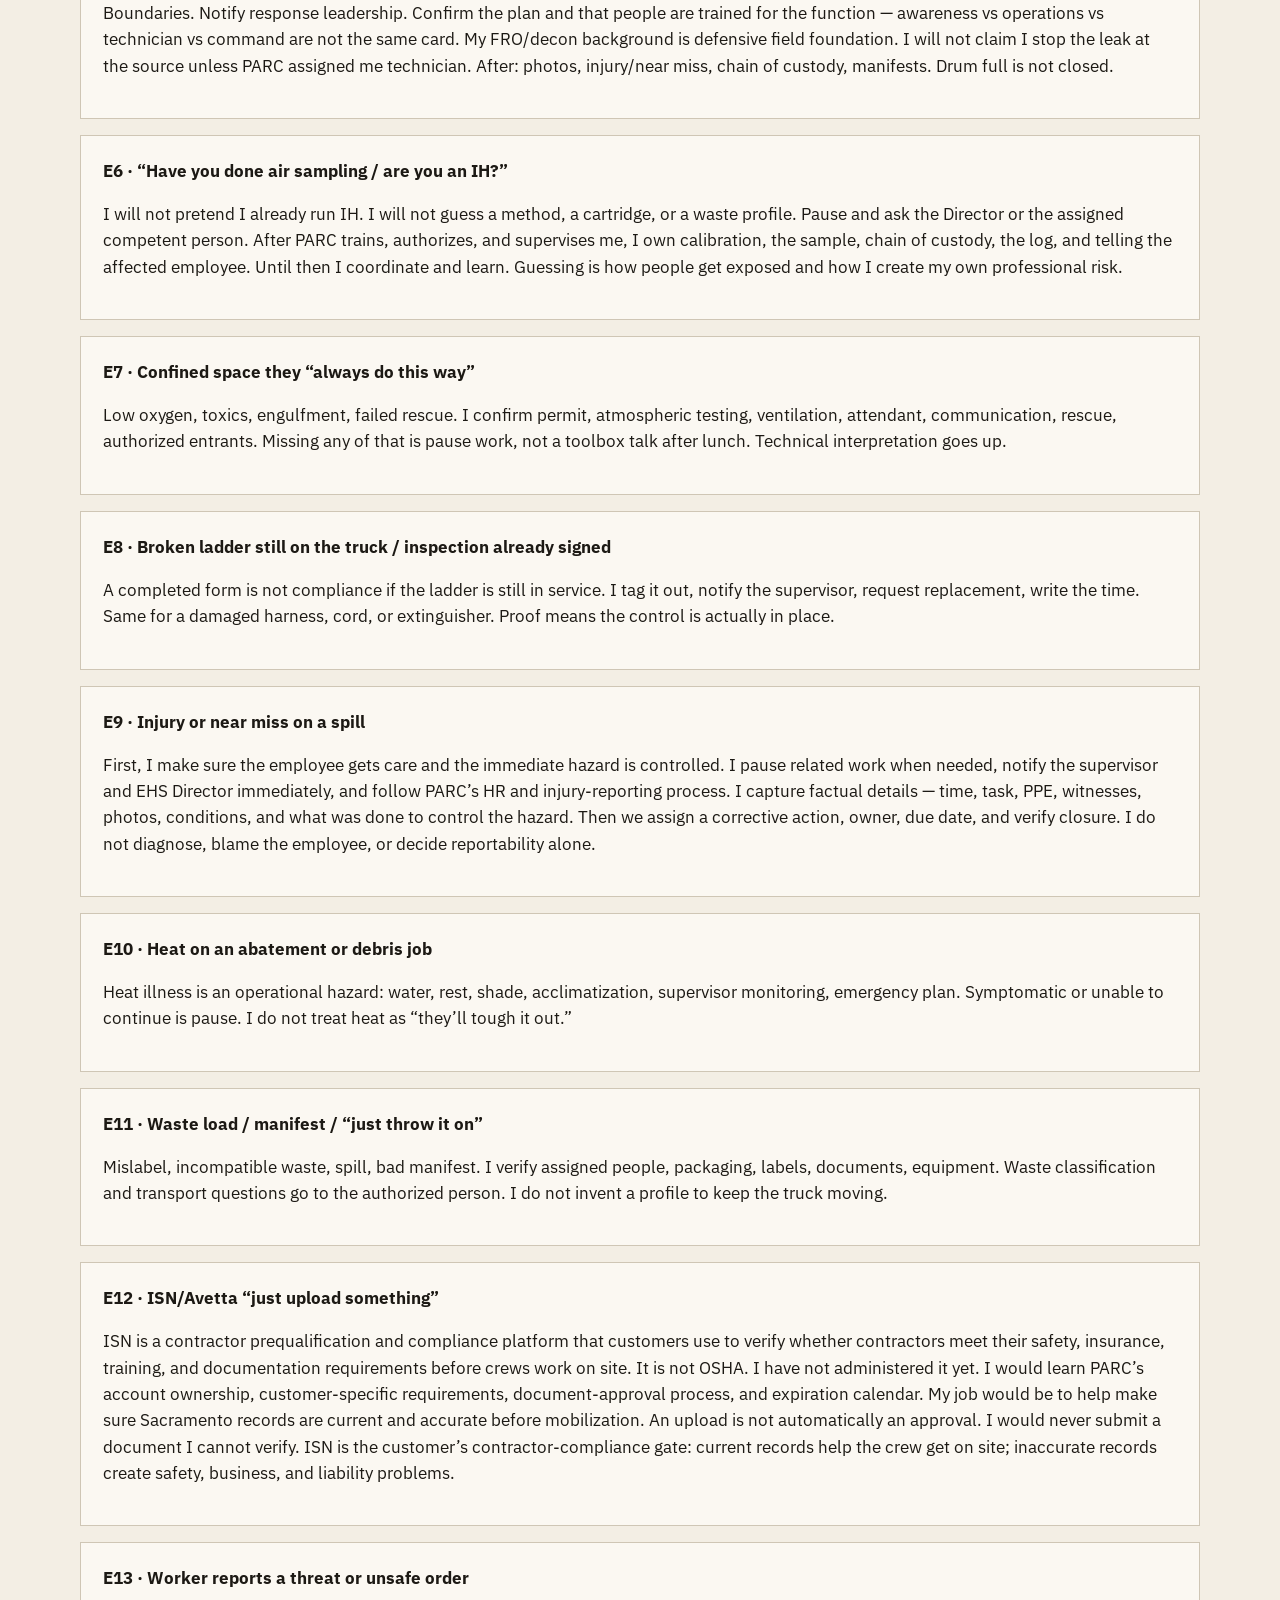
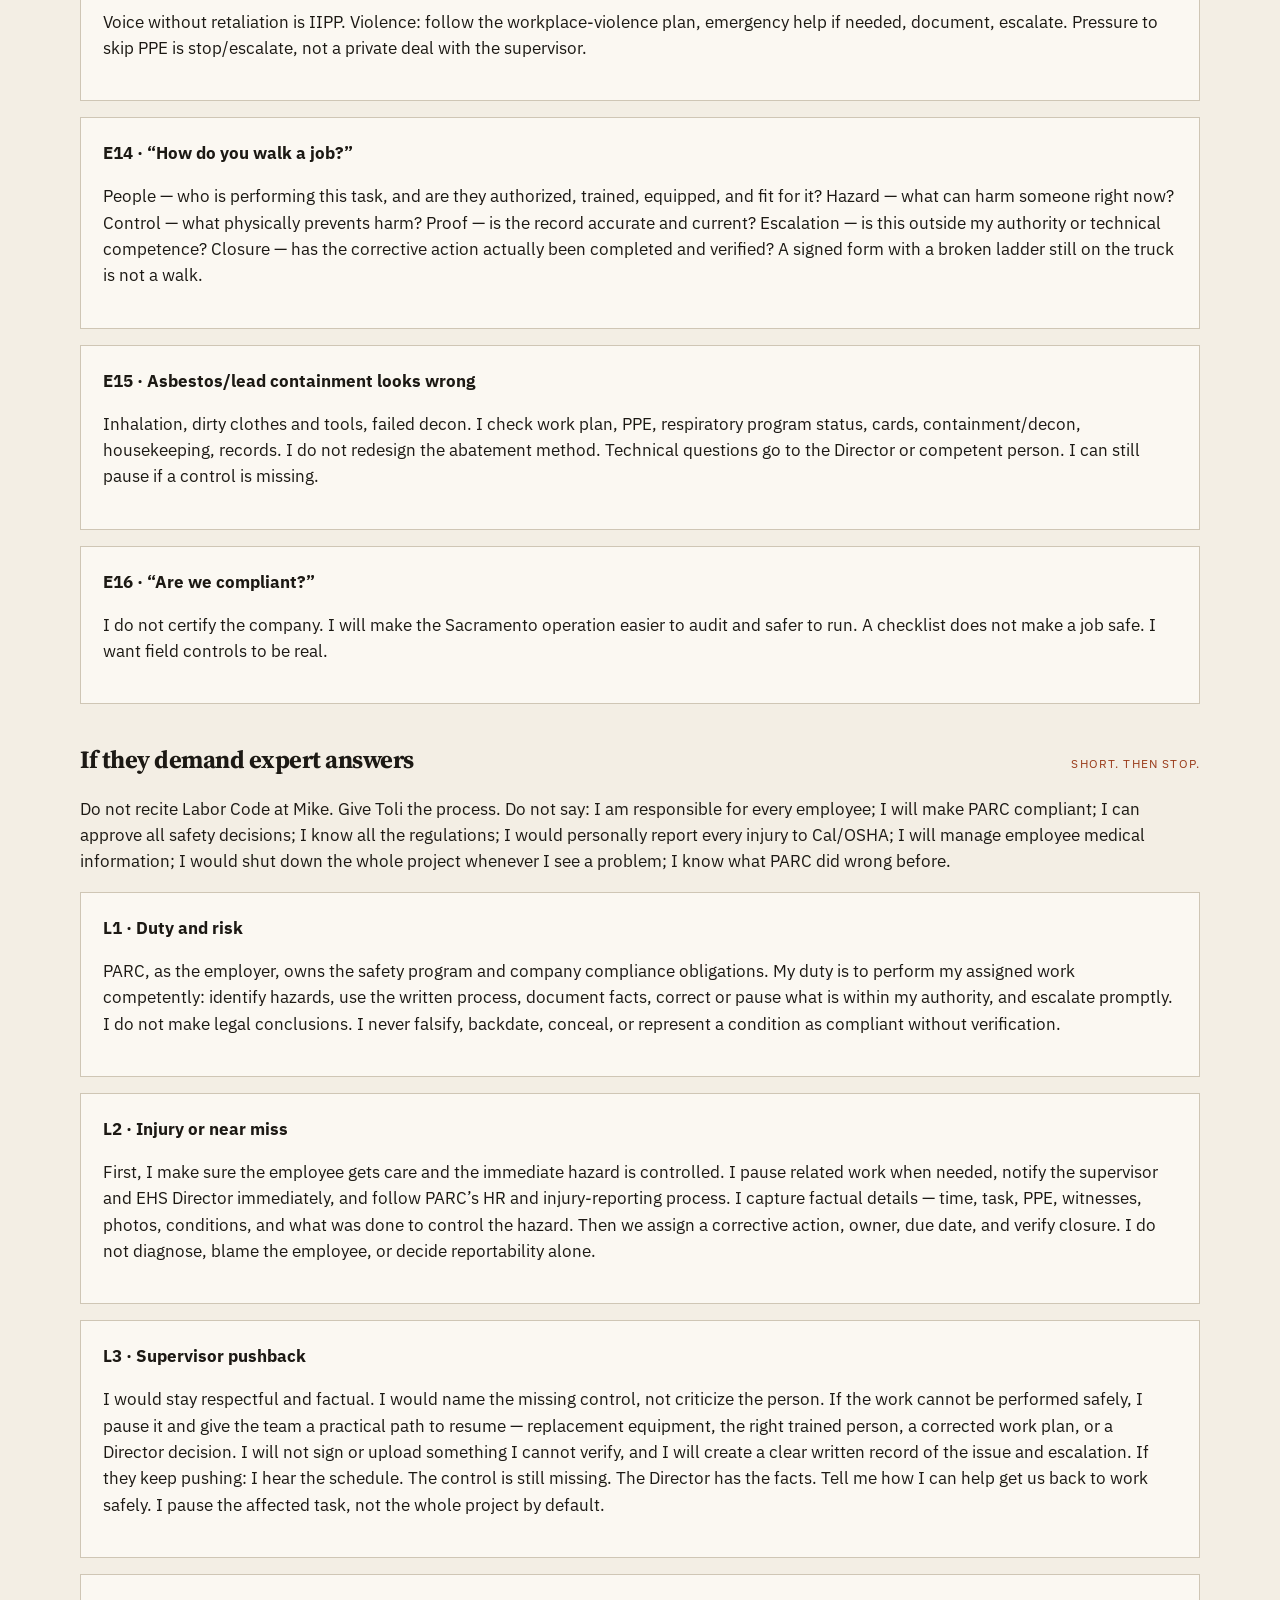
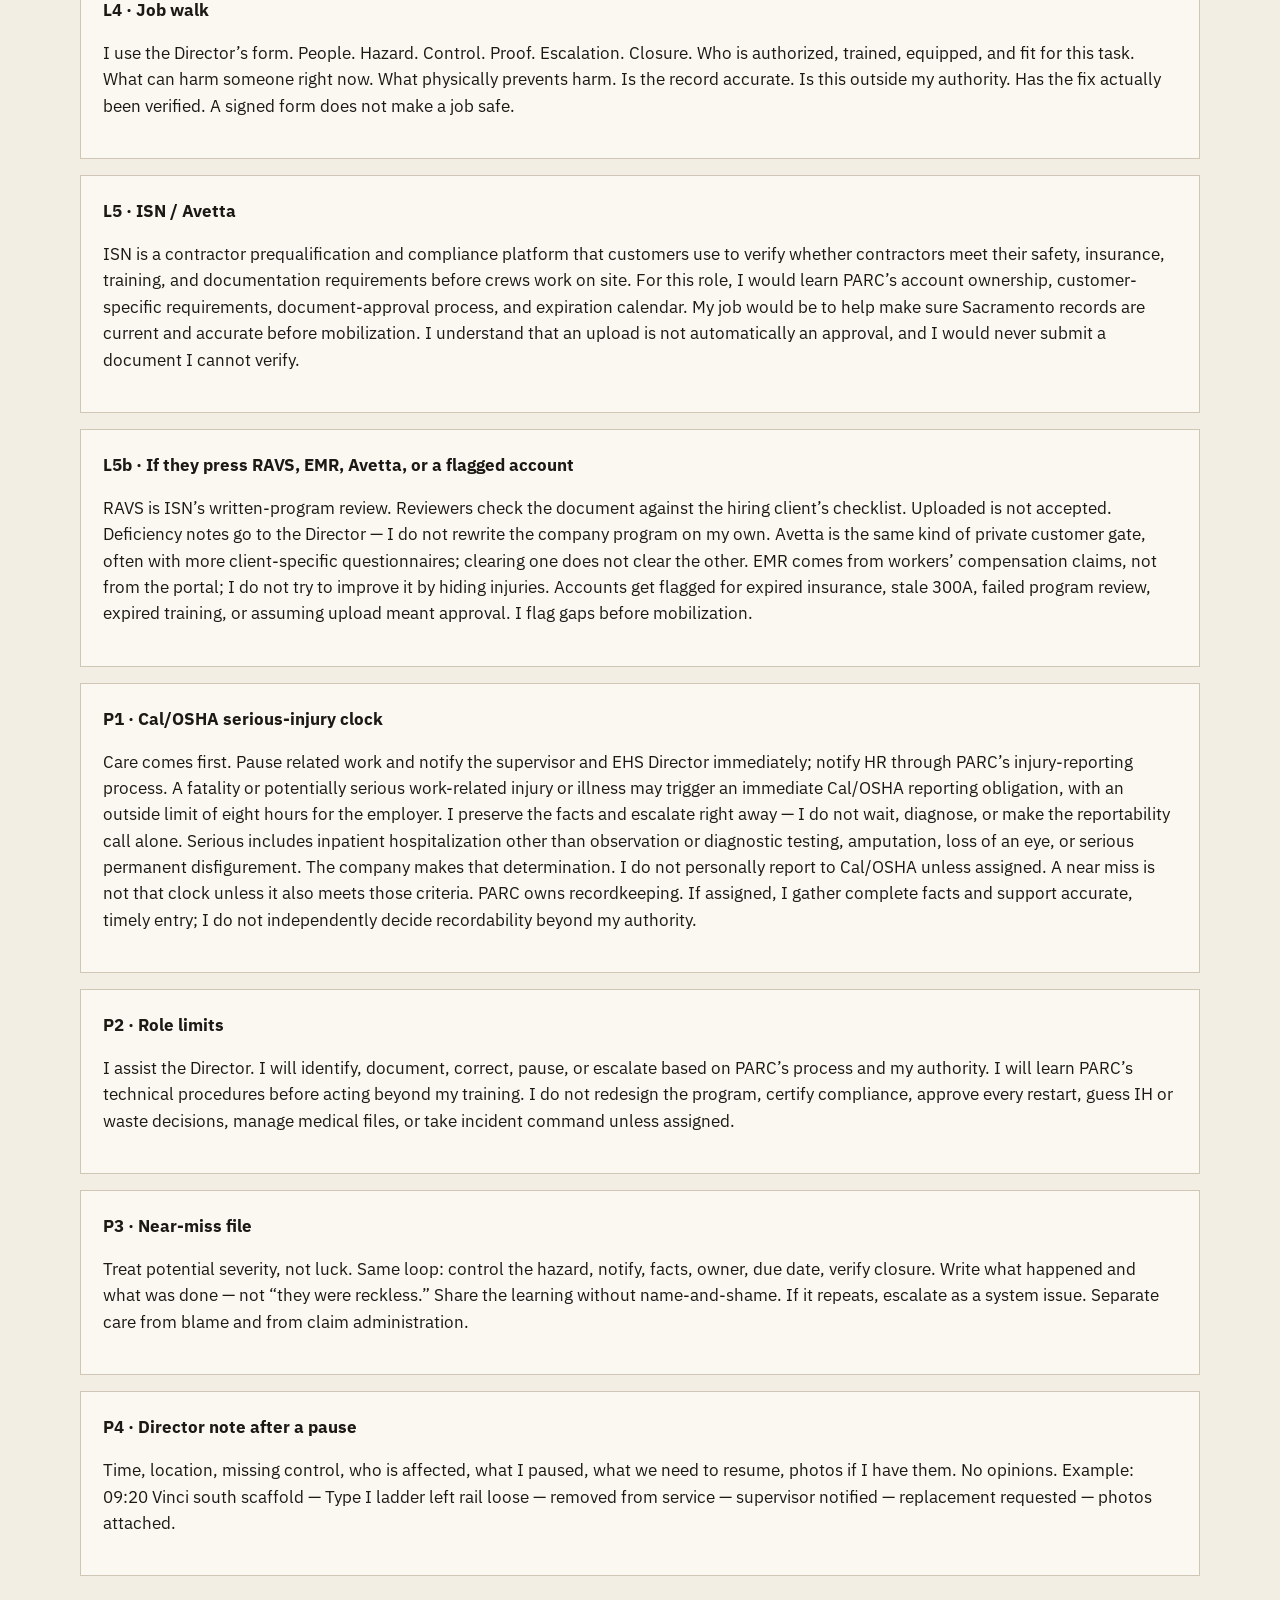
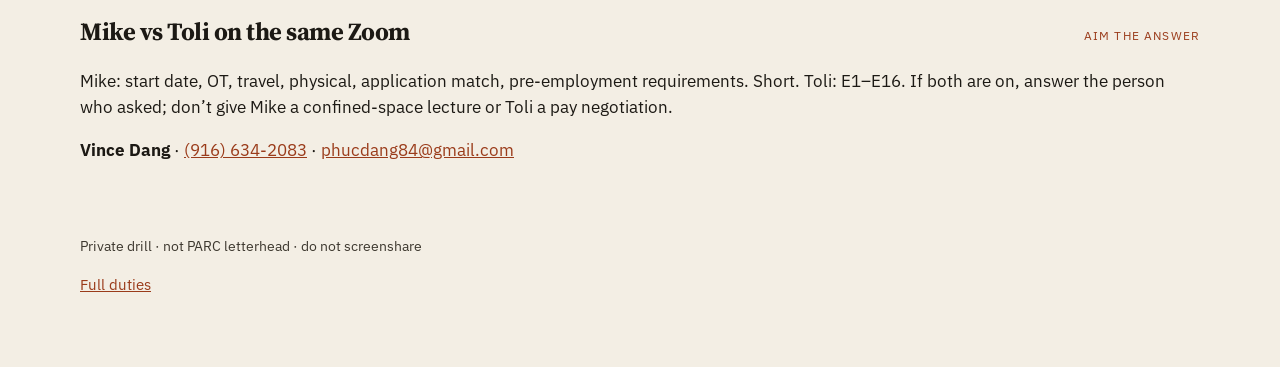
<file: parc-zoom-prep.html>
<!DOCTYPE html>
<html lang="en">
<head>
  <meta charset="UTF-8" />
  <meta name="viewport" content="width=device-width, initial-scale=1" />
  <meta name="robots" content="noindex, nofollow" />
  <title>Zoom expert drill · Vince Dang</title>
  <meta name="description" content="Private expert-skill rehearsal for Vince Dang Zoom interview. Do not screenshare." />
  <link rel="preconnect" href="https://fonts.googleapis.com" />
  <link rel="preconnect" href="https://fonts.gstatic.com" crossorigin />
  <link href="https://fonts.googleapis.com/css2?family=IBM+Plex+Sans:wght@400;600&family=Source+Serif+4:opsz,wght@8..60,600&display=swap" rel="stylesheet" />
  <link rel="stylesheet" href="styles.css" />
</head>
<body>
  <header class="wrap topbar">
    <a class="brand" href="index.html">
      <strong>PARC job packet</strong>
      <span>Do not screenshare · talk from memory</span>
    </a>
    <nav>
      <a href="index.html">Home</a>
      <a href="parc-reviews.html">Reviews</a>
      <a href="parc-hazards.html">Hazards</a>
      <a href="parc-services.html">Services</a>
      <a href="parc-job-posting.html">Posting</a>
      <a href="parc-company.html">Company</a>
      <a href="parc-people.html">People</a>
      <a href="parc-ehs-specialist.html">Job</a>
      <a href="parc-ehs-work-sample.html">Work sample</a>
      <a href="parc-zoom-prep.html">Zoom</a>
      <a href="parc-apply.html">Apply</a>
    </nav>
  </header>

  <main class="wrap" style="padding-top: 40px;">
    <p class="preview-banner">
      When they demand expert skills, they want judgment: protect people first, do not fake technical expertise, create a record, and escalate fast.
      You assist the Director. You do not act like a lawyer, IH, Safety Director, HR Director, or project manager.
    </p>

    <h1>If they test your EHS judgment on Zoom</h1>
    <p class="lede">Rehearse the five anchors once out loud. Then stop. Do not lecture Title 8. Do not memorize the long page word-for-word.</p>

    <p class="principle">
      I learn PARC’s process and I run it in Sacramento. I support training and prevention in the field, and I keep the documentation honest so it proves what we actually did — not just what we signed. If a required control is missing, I pause the task and notify the supervisor and the Director.
    </p>
    <p><strong>Stop-work line (memorize):</strong> Pause work. A required safety control is missing. I am notifying the supervisor and EHS Director now. We resume only after the hazard is controlled and the authorized person confirms the required process is in place.</p>
    <p><strong>Five anchors:</strong> (1) Process, prevention, proof. (2) I assist the Director. (3) Stop-work line. (4) Care, control, notify, facts, close. (5) Teach me PARC’s pumps, fit-test process, and ISN; I will not fake those.</p>
    <p><strong>Every walk:</strong> People. Hazard. Control. Proof. Escalation. Closure.</p>

    <article class="card" style="margin-bottom: 16px;">
      <h3>E1 · “You’re the safety guy — if someone gets hurt, that’s on you.”</h3>
      <p>PARC, as the employer, owns the safety program and company compliance obligations. My duty is to perform my assigned work competently: identify hazards, use the written process, document facts, correct or pause what is within my authority, and escalate promptly. I do not make legal conclusions. I never falsify, backdate, conceal, or represent a condition as compliant without verification.</p>
    </article>
    <article class="card" style="margin-bottom: 16px;">
      <h3>E2 · “What do employees get from you?”</h3>
      <p>Five things: a safe start; a voice without retaliation; fast action — tag out, pause, escalate; a fair response focused on cause not blame; closed-loop follow-up with an owner, due date, and proof. If they report a danger to me, I take it seriously, record it, act, and notify the right people.</p>
    </article>
    <article class="card" style="margin-bottom: 16px;">
      <h3>E3 · Crew entering hot zone without respirator / expired fit</h3>
      <p>That is pause work, not a later email. A required control is missing. Notify supervisor and Director. Resume only when program conditions are met: medical evaluation, fit testing, training, and proper selection under PARC’s respiratory program. A signed fit-test card is worthless if they are wearing the wrong facepiece, have a bad seal, or facial hair defeating the seal. I do not recertify them on the bumper and I do not let it go “this once.” I track authorized clearance and fit-test status — I do not handle medical diagnoses.</p>
    </article>
    <article class="card" style="margin-bottom: 16px;">
      <h3>E4 · Superintendent: “We’re behind — just sign it / just go.”</h3>
      <p>I would stay respectful and factual. I would name the missing control, not criticize the person. If the work cannot be performed safely, I pause it and give the team a practical path to resume — replacement equipment, the right trained person, a corrected work plan, or a Director decision. I will not sign or upload something I cannot verify, and I will create a clear written record of the issue and escalation.</p>
    </article>
    <article class="card" style="margin-bottom: 16px;">
      <h3>E5 · Unknown drums / tanker / dump / mercury / PCB</h3>
      <p>I do not assume identity or PPE. Size-up: product if known, wind, drainage, people, still uncontrolled vs post-emergency cleanup. Boundaries. Notify response leadership. Confirm the plan and that people are trained for the function — awareness vs operations vs technician vs command are not the same card. My FRO/decon background is defensive field foundation. I will not claim I stop the leak at the source unless PARC assigned me technician. After: photos, injury/near miss, chain of custody, manifests. Drum full is not closed.</p>
    </article>
    <article class="card" style="margin-bottom: 16px;">
      <h3>E6 · “Have you done air sampling / are you an IH?”</h3>
      <p>I will not pretend I already run IH. I will not guess a method, a cartridge, or a waste profile. Pause and ask the Director or the assigned competent person. After PARC trains, authorizes, and supervises me, I own calibration, the sample, chain of custody, the log, and telling the affected employee. Until then I coordinate and learn. Guessing is how people get exposed and how I create my own professional risk.</p>
    </article>
    <article class="card" style="margin-bottom: 16px;">
      <h3>E7 · Confined space they “always do this way”</h3>
      <p>Low oxygen, toxics, engulfment, failed rescue. I confirm permit, atmospheric testing, ventilation, attendant, communication, rescue, authorized entrants. Missing any of that is pause work, not a toolbox talk after lunch. Technical interpretation goes up.</p>
    </article>
    <article class="card" style="margin-bottom: 16px;">
      <h3>E8 · Broken ladder still on the truck / inspection already signed</h3>
      <p>A completed form is not compliance if the ladder is still in service. I tag it out, notify the supervisor, request replacement, write the time. Same for a damaged harness, cord, or extinguisher. Proof means the control is actually in place.</p>
    </article>
    <article class="card" style="margin-bottom: 16px;">
      <h3>E9 · Injury or near miss on a spill</h3>
      <p>First, I make sure the employee gets care and the immediate hazard is controlled. I pause related work when needed, notify the supervisor and EHS Director immediately, and follow PARC’s HR and injury-reporting process. I capture factual details — time, task, PPE, witnesses, photos, conditions, and what was done to control the hazard. Then we assign a corrective action, owner, due date, and verify closure. I do not diagnose, blame the employee, or decide reportability alone.</p>
    </article>
    <article class="card" style="margin-bottom: 16px;">
      <h3>E10 · Heat on an abatement or debris job</h3>
      <p>Heat illness is an operational hazard: water, rest, shade, acclimatization, supervisor monitoring, emergency plan. Symptomatic or unable to continue is pause. I do not treat heat as “they’ll tough it out.”</p>
    </article>
    <article class="card" style="margin-bottom: 16px;">
      <h3>E11 · Waste load / manifest / “just throw it on”</h3>
      <p>Mislabel, incompatible waste, spill, bad manifest. I verify assigned people, packaging, labels, documents, equipment. Waste classification and transport questions go to the authorized person. I do not invent a profile to keep the truck moving.</p>
    </article>
    <article class="card" style="margin-bottom: 16px;">
      <h3>E12 · ISN/Avetta “just upload something”</h3>
      <p>ISN is a contractor prequalification and compliance platform that customers use to verify whether contractors meet their safety, insurance, training, and documentation requirements before crews work on site. It is not OSHA. I have not administered it yet. I would learn PARC’s account ownership, customer-specific requirements, document-approval process, and expiration calendar. My job would be to help make sure Sacramento records are current and accurate before mobilization. An upload is not automatically an approval. I would never submit a document I cannot verify. ISN is the customer’s contractor-compliance gate: current records help the crew get on site; inaccurate records create safety, business, and liability problems.</p>
    </article>
    <article class="card" style="margin-bottom: 16px;">
      <h3>E13 · Worker reports a threat or unsafe order</h3>
      <p>Voice without retaliation is IIPP. Violence: follow the workplace-violence plan, emergency help if needed, document, escalate. Pressure to skip PPE is stop/escalate, not a private deal with the supervisor.</p>
    </article>
    <article class="card" style="margin-bottom: 16px;">
      <h3>E14 · “How do you walk a job?”</h3>
      <p>People — who is performing this task, and are they authorized, trained, equipped, and fit for it? Hazard — what can harm someone right now? Control — what physically prevents harm? Proof — is the record accurate and current? Escalation — is this outside my authority or technical competence? Closure — has the corrective action actually been completed and verified? A signed form with a broken ladder still on the truck is not a walk.</p>
    </article>
    <article class="card" style="margin-bottom: 16px;">
      <h3>E15 · Asbestos/lead containment looks wrong</h3>
      <p>Inhalation, dirty clothes and tools, failed decon. I check work plan, PPE, respiratory program status, cards, containment/decon, housekeeping, records. I do not redesign the abatement method. Technical questions go to the Director or competent person. I can still pause if a control is missing.</p>
    </article>
    <article class="card" style="margin-bottom: 16px;">
      <h3>E16 · “Are we compliant?”</h3>
      <p>I do not certify the company. I will make the Sacramento operation easier to audit and safer to run. A checklist does not make a job safe. I want field controls to be real.</p>
    </article>

    <div class="req-head"><h2>If they demand expert answers</h2><span class="tag">Short. Then stop.</span></div>
    <p>Do not recite Labor Code at Mike. Give Toli the process. Do not say: I am responsible for every employee; I will make PARC compliant; I can approve all safety decisions; I know all the regulations; I would personally report every injury to Cal/OSHA; I will manage employee medical information; I would shut down the whole project whenever I see a problem; I know what PARC did wrong before.</p>

    <article class="card" style="margin-bottom: 16px;">
      <h3>L1 · Duty and risk</h3>
      <p>PARC, as the employer, owns the safety program and company compliance obligations. My duty is to perform my assigned work competently: identify hazards, use the written process, document facts, correct or pause what is within my authority, and escalate promptly. I do not make legal conclusions. I never falsify, backdate, conceal, or represent a condition as compliant without verification.</p>
    </article>
    <article class="card" style="margin-bottom: 16px;">
      <h3>L2 · Injury or near miss</h3>
      <p>First, I make sure the employee gets care and the immediate hazard is controlled. I pause related work when needed, notify the supervisor and EHS Director immediately, and follow PARC’s HR and injury-reporting process. I capture factual details — time, task, PPE, witnesses, photos, conditions, and what was done to control the hazard. Then we assign a corrective action, owner, due date, and verify closure. I do not diagnose, blame the employee, or decide reportability alone.</p>
    </article>
    <article class="card" style="margin-bottom: 16px;">
      <h3>L3 · Supervisor pushback</h3>
      <p>I would stay respectful and factual. I would name the missing control, not criticize the person. If the work cannot be performed safely, I pause it and give the team a practical path to resume — replacement equipment, the right trained person, a corrected work plan, or a Director decision. I will not sign or upload something I cannot verify, and I will create a clear written record of the issue and escalation. If they keep pushing: I hear the schedule. The control is still missing. The Director has the facts. Tell me how I can help get us back to work safely. I pause the affected task, not the whole project by default.</p>
    </article>
    <article class="card" style="margin-bottom: 16px;">
      <h3>L4 · Job walk</h3>
      <p>I use the Director’s form. People. Hazard. Control. Proof. Escalation. Closure. Who is authorized, trained, equipped, and fit for this task. What can harm someone right now. What physically prevents harm. Is the record accurate. Is this outside my authority. Has the fix actually been verified. A signed form does not make a job safe.</p>
    </article>
    <article class="card" style="margin-bottom: 16px;">
      <h3>L5 · ISN / Avetta</h3>
      <p>ISN is a contractor prequalification and compliance platform that customers use to verify whether contractors meet their safety, insurance, training, and documentation requirements before crews work on site. For this role, I would learn PARC’s account ownership, customer-specific requirements, document-approval process, and expiration calendar. My job would be to help make sure Sacramento records are current and accurate before mobilization. I understand that an upload is not automatically an approval, and I would never submit a document I cannot verify.</p>
    </article>
    <article class="card" style="margin-bottom: 16px;">
      <h3>L5b · If they press RAVS, EMR, Avetta, or a flagged account</h3>
      <p>RAVS is ISN’s written-program review. Reviewers check the document against the hiring client’s checklist. Uploaded is not accepted. Deficiency notes go to the Director — I do not rewrite the company program on my own. Avetta is the same kind of private customer gate, often with more client-specific questionnaires; clearing one does not clear the other. EMR comes from workers’ compensation claims, not from the portal; I do not try to improve it by hiding injuries. Accounts get flagged for expired insurance, stale 300A, failed program review, expired training, or assuming upload meant approval. I flag gaps before mobilization.</p>
    </article>
    <article class="card" style="margin-bottom: 16px;">
      <h3>P1 · Cal/OSHA serious-injury clock</h3>
      <p>Care comes first. Pause related work and notify the supervisor and EHS Director immediately; notify HR through PARC’s injury-reporting process. A fatality or potentially serious work-related injury or illness may trigger an immediate Cal/OSHA reporting obligation, with an outside limit of eight hours for the employer. I preserve the facts and escalate right away — I do not wait, diagnose, or make the reportability call alone. Serious includes inpatient hospitalization other than observation or diagnostic testing, amputation, loss of an eye, or serious permanent disfigurement. The company makes that determination. I do not personally report to Cal/OSHA unless assigned. A near miss is not that clock unless it also meets those criteria. PARC owns recordkeeping. If assigned, I gather complete facts and support accurate, timely entry; I do not independently decide recordability beyond my authority.</p>
    </article>
    <article class="card" style="margin-bottom: 16px;">
      <h3>P2 · Role limits</h3>
      <p>I assist the Director. I will identify, document, correct, pause, or escalate based on PARC’s process and my authority. I will learn PARC’s technical procedures before acting beyond my training. I do not redesign the program, certify compliance, approve every restart, guess IH or waste decisions, manage medical files, or take incident command unless assigned.</p>
    </article>
    <article class="card" style="margin-bottom: 16px;">
      <h3>P3 · Near-miss file</h3>
      <p>Treat potential severity, not luck. Same loop: control the hazard, notify, facts, owner, due date, verify closure. Write what happened and what was done — not “they were reckless.” Share the learning without name-and-shame. If it repeats, escalate as a system issue. Separate care from blame and from claim administration.</p>
    </article>
    <article class="card" style="margin-bottom: 16px;">
      <h3>P4 · Director note after a pause</h3>
      <p>Time, location, missing control, who is affected, what I paused, what we need to resume, photos if I have them. No opinions. Example: 09:20 Vinci south scaffold — Type I ladder left rail loose — removed from service — supervisor notified — replacement requested — photos attached.</p>
    </article>

    <div class="req-head"><h2>Mike vs Toli on the same Zoom</h2><span class="tag">Aim the answer</span></div>
    <p>Mike: start date, OT, travel, physical, application match, pre-employment requirements. Short. Toli: E1–E16. If both are on, answer the person who asked; don’t give Mike a confined-space lecture or Toli a pay negotiation.</p>

    <p>
      <strong>Vince Dang</strong> · <a href="tel:9166342083">(916) 634-2083</a> · <a href="mailto:phucdang84@gmail.com">phucdang84@gmail.com</a>
    </p>
  </main>
  <footer class="wrap">
    <p>Private drill · not PARC letterhead · do not screenshare</p>
    <p class="muted"><a href="parc-ehs-specialist.html">Full duties</a></p>
  </footer>
</body>
</html>
</file>
<file: styles.css>
:root {
  --ink: #1c1914;
  --ink-soft: #3d382f;
  --paper: #f3eee4;
  --paper-2: #e8e0d2;
  --rule: #cfc6b5;
  --accent: #9a3b1a;
  --accent-deep: #6e2912;
  --ok: #2c4a38;
  --white: #fbf8f2;
  --shadow: 0 1px 0 rgba(28, 25, 20, 0.08);
  --sans: "IBM Plex Sans", "Segoe UI", sans-serif;
  --serif: "Source Serif 4", Georgia, serif;
}

* { box-sizing: border-box; }
html { scroll-behavior: smooth; }
body {
  margin: 0;
  background: var(--paper);
  color: var(--ink);
  font-family: var(--sans);
  font-size: 17px;
  line-height: 1.55;
}

a { color: var(--accent); }
img { max-width: 100%; }

.wrap {
  width: min(1120px, calc(100% - 40px));
  margin: 0 auto;
}

.topbar {
  display: flex;
  justify-content: space-between;
  align-items: center;
  gap: 24px;
  padding: 18px 0;
  border-bottom: 1px solid var(--rule);
}
.brand {
  text-decoration: none;
  color: inherit;
  display: grid;
  gap: 2px;
}
.brand strong {
  font-family: var(--serif);
  font-size: 1.15rem;
  letter-spacing: -0.02em;
}
.brand span {
  font-size: 0.75rem;
  letter-spacing: 0.12em;
  text-transform: uppercase;
  color: var(--ink-soft);
}
nav {
  display: flex;
  flex-wrap: wrap;
  gap: 18px;
  font-size: 0.9rem;
}
nav a { color: var(--ink); text-decoration: none; }
nav a:hover { color: var(--accent); }

.hero {
  padding: 56px 0 40px;
  display: grid;
  grid-template-columns: 1.3fr 0.7fr;
  gap: 48px;
  align-items: end;
}
.badge {
  display: inline-block;
  border: 1px solid var(--accent);
  color: var(--accent);
  font-size: 0.72rem;
  letter-spacing: 0.08em;
  text-transform: uppercase;
  padding: 4px 9px;
  margin: 0 0 14px;
}
.hero-card .badge {
  border-color: #f0c9b4;
  color: #f0c9b4;
}
.price-note {
  display: block;
  font-size: 0.78rem;
  letter-spacing: 0.08em;
  text-transform: uppercase;
  color: var(--ink-soft);
  font-weight: 600;
  margin: 0 0 4px;
}
.hero-card .price-note {
  display: block;
  color: #cfc6b5;
  margin: 2px 0 0;
}
.link-secondary {
  margin: 12px 0 10px;
  font-size: 0.95rem;
}
.principle {
  background: var(--white);
  border-left: 3px solid var(--accent);
  padding: 12px 16px;
  margin: 0 0 20px;
}
.intake {
  display: grid;
  gap: 14px;
}
.intake label {
  display: grid;
  gap: 4px;
  font-size: 0.85rem;
  font-weight: 600;
}
.intake input,
.intake select,
.intake textarea {
  font: inherit;
  font-weight: 400;
  padding: 8px 10px;
  border: 1px solid var(--rule);
  background: var(--white);
  color: var(--ink);
}
.intake .row-2 {
  display: grid;
  grid-template-columns: 1fr 1fr;
  gap: 14px;
}
.intake button { justify-self: start; border: 0; cursor: pointer; }
.kicker {
  font-size: 0.78rem;
  letter-spacing: 0.16em;
  text-transform: uppercase;
  color: var(--accent);
  margin: 0 0 14px;
}
h1 {
  font-family: var(--serif);
  font-weight: 600;
  font-size: clamp(2rem, 4.4vw, 3.35rem);
  line-height: 1.12;
  letter-spacing: -0.03em;
  margin: 0 0 18px;
}
.lede {
  font-size: 1.12rem;
  color: var(--ink-soft);
  max-width: 38rem;
  margin: 0 0 14px;
}
.hero .lede:last-of-type { margin-bottom: 18px; }
.actions { display: flex; flex-wrap: wrap; gap: 12px; }
.btn {
  display: inline-flex;
  align-items: center;
  justify-content: center;
  padding: 12px 18px;
  text-decoration: none;
  border-radius: 2px;
  font-size: 0.92rem;
  font-weight: 600;
}
.btn-primary {
  background: var(--accent);
  color: var(--white);
}
.btn-primary:hover { background: var(--accent-deep); }
.btn-ghost {
  border: 1px solid var(--ink);
  color: var(--ink);
}
.hero-card {
  background: var(--ink);
  color: var(--paper);
  padding: 28px;
}
.hero-card h2 {
  font-family: var(--serif);
  font-size: 1.2rem;
  margin: 0 0 16px;
  font-weight: 600;
}
.hero-card ol {
  margin: 0;
  padding-left: 1.1rem;
  display: grid;
  gap: 10px;
}
.hero-card strong { color: #f0c9b4; }

section { padding: 56px 0; }
.section-title {
  font-family: var(--serif);
  font-size: 2rem;
  letter-spacing: -0.03em;
  margin: 0 0 8px;
}
.section-sub { color: var(--ink-soft); margin: 0 0 28px; max-width: 40rem; }

.grid-3, .grid-2 {
  display: grid;
  gap: 18px;
}
.grid-3 { grid-template-columns: repeat(3, 1fr); }
.grid-2 { grid-template-columns: 1fr 1fr; }

.card {
  background: var(--white);
  border: 1px solid var(--rule);
  padding: 22px;
}
.card h3 {
  margin: 0 0 8px;
  font-size: 1.05rem;
}
.price {
  font-family: var(--serif);
  font-size: 1.7rem;
  margin: 0 0 10px;
}
.muted { color: var(--ink-soft); font-size: 0.95rem; }
.list {
  margin: 12px 0 0;
  padding-left: 1.1rem;
  display: grid;
  gap: 6px;
}

table {
  width: 100%;
  border-collapse: collapse;
  background: var(--white);
  font-size: 0.95rem;
}
th, td {
  text-align: left;
  padding: 12px 14px;
  border-bottom: 1px solid var(--rule);
  vertical-align: top;
}
th {
  font-size: 0.75rem;
  letter-spacing: 0.08em;
  text-transform: uppercase;
  color: var(--ink-soft);
  font-weight: 600;
}
tr:last-child td { border-bottom: 0; }

.band {
  background: var(--paper-2);
  border-top: 1px solid var(--rule);
  border-bottom: 1px solid var(--rule);
}

blockquote {
  margin: 0;
  font-family: var(--serif);
  font-size: 1.45rem;
  line-height: 1.35;
  letter-spacing: -0.02em;
}

.preview-banner {
  background: var(--paper-2);
  border: 1px dashed var(--accent);
  padding: 12px 16px;
  font-size: 0.88rem;
  margin: 0 0 28px;
}
.client-use {
  display: inline-block;
  font-size: 0.68rem;
  letter-spacing: 0.1em;
  text-transform: uppercase;
  color: var(--accent);
  border: 1px solid var(--accent);
  padding: 2px 8px;
  white-space: nowrap;
}
.form-sheet {
  background: var(--white);
  border: 1px solid var(--ink);
  padding: 28px;
  margin: 0 0 28px;
}
.form-sheet header {
  display: flex;
  justify-content: space-between;
  gap: 16px;
  border-bottom: 2px solid var(--ink);
  padding-bottom: 12px;
  margin-bottom: 18px;
}
.form-meta { font-size: 0.82rem; color: var(--ink-soft); }
.check-grid {
  display: grid;
  grid-template-columns: 1fr 1fr;
  gap: 8px 24px;
  margin: 12px 0 18px;
}
.check-grid label, .stack-checks label {
  display: flex;
  gap: 8px;
  align-items: flex-start;
  font-size: 0.95rem;
}
.line {
  display: grid;
  grid-template-columns: 140px 1fr;
  gap: 10px;
  margin: 8px 0;
  align-items: end;
}
.line b { font-size: 0.85rem; }
.line span {
  border-bottom: 1px solid var(--ink);
  min-height: 1.2em;
}
.sign-row {
  display: grid;
  grid-template-columns: 1fr 1fr 1fr;
  gap: 16px;
  margin-top: 22px;
}
.fine {
  margin-top: 16px;
  font-size: 0.75rem;
  color: var(--ink-soft);
}

footer {
  padding: 40px 0 56px;
  font-size: 0.9rem;
  color: var(--ink-soft);
}
footer strong { color: var(--ink); }
.contact-line {
  font-size: 1rem;
  color: var(--ink);
  margin: 0 0 10px;
}
.script {
  background: var(--white);
  border-left: 3px solid var(--accent);
  padding: 14px 16px;
  margin: 12px 0 20px;
}

.prep-cards {
  display: grid;
  grid-template-columns: 1fr 1fr;
  gap: 14px;
  margin: 16px 0 28px;
}
.prep-card .when {
  font-size: 0.72rem;
  letter-spacing: 0.1em;
  text-transform: uppercase;
  color: var(--accent);
  margin: 10px 0 4px;
  font-weight: 600;
}
.prep-card .say {
  font-size: 0.9rem;
  color: var(--ink-soft);
  border-top: 1px solid var(--rule);
  padding-top: 8px;
  margin: 8px 0 0;
}
.cite { font-size: 0.82rem; color: var(--ink-soft); }
.toc {
  display: grid;
  grid-template-columns: repeat(2, 1fr);
  gap: 8px 20px;
  margin: 0 0 32px;
  padding: 0;
  list-style: none;
}
.toc a { color: var(--ink); text-decoration: none; border-bottom: 1px solid var(--rule); padding-bottom: 4px; }
.toc a:hover { color: var(--accent); }
.req-head {
  display: flex;
  justify-content: space-between;
  gap: 12px;
  align-items: baseline;
  margin: 36px 0 8px;
}
.req-head h2 { font-family: var(--serif); font-size: 1.55rem; margin: 0; letter-spacing: -0.02em; }
.tag {
  font-size: 0.72rem;
  letter-spacing: 0.1em;
  text-transform: uppercase;
  color: var(--accent);
}
.experience {
  border-left: 3px solid var(--accent);
  padding: 4px 0 4px 16px;
  margin: 0 0 24px;
  color: var(--ink-soft);
}
.stats-row {
  display: grid;
  grid-template-columns: repeat(4, 1fr);
  gap: 12px;
  margin: 28px 0 8px;
}
.stat {
  background: var(--white);
  border: 1px solid var(--rule);
  padding: 16px;
}
.stat b {
  display: block;
  font-family: var(--serif);
  font-size: 1.45rem;
}
.stat span { font-size: 0.85rem; color: var(--ink-soft); }
.industry-index {
  display: grid;
  grid-template-columns: 1fr 1fr;
  gap: 14px;
}
.industry-index a {
  display: block;
  background: var(--white);
  border: 1px solid var(--rule);
  padding: 18px;
  text-decoration: none;
  color: inherit;
}
.industry-index a:hover { border-color: var(--accent); }
.industry-index h3 { margin: 0 0 6px; font-size: 1.05rem; }
.industry-index p { margin: 0; font-size: 0.92rem; color: var(--ink-soft); }
.source-list { font-size: 0.88rem; color: var(--ink-soft); }
.source-list a { color: var(--accent); }

@media print {
  nav, .preview-banner { break-inside: avoid; }
  article.card { break-inside: avoid; }
  .topbar { border-bottom: 1px solid #000; }
}

@media (max-width: 860px) {
  .hero, .grid-3, .grid-2, .check-grid, .sign-row, .line, .toc, .stats-row, .industry-index, .intake .row-2, .prep-cards {
    grid-template-columns: 1fr;
  }
  nav { font-size: 0.78rem; gap: 10px; }
}
</file>
